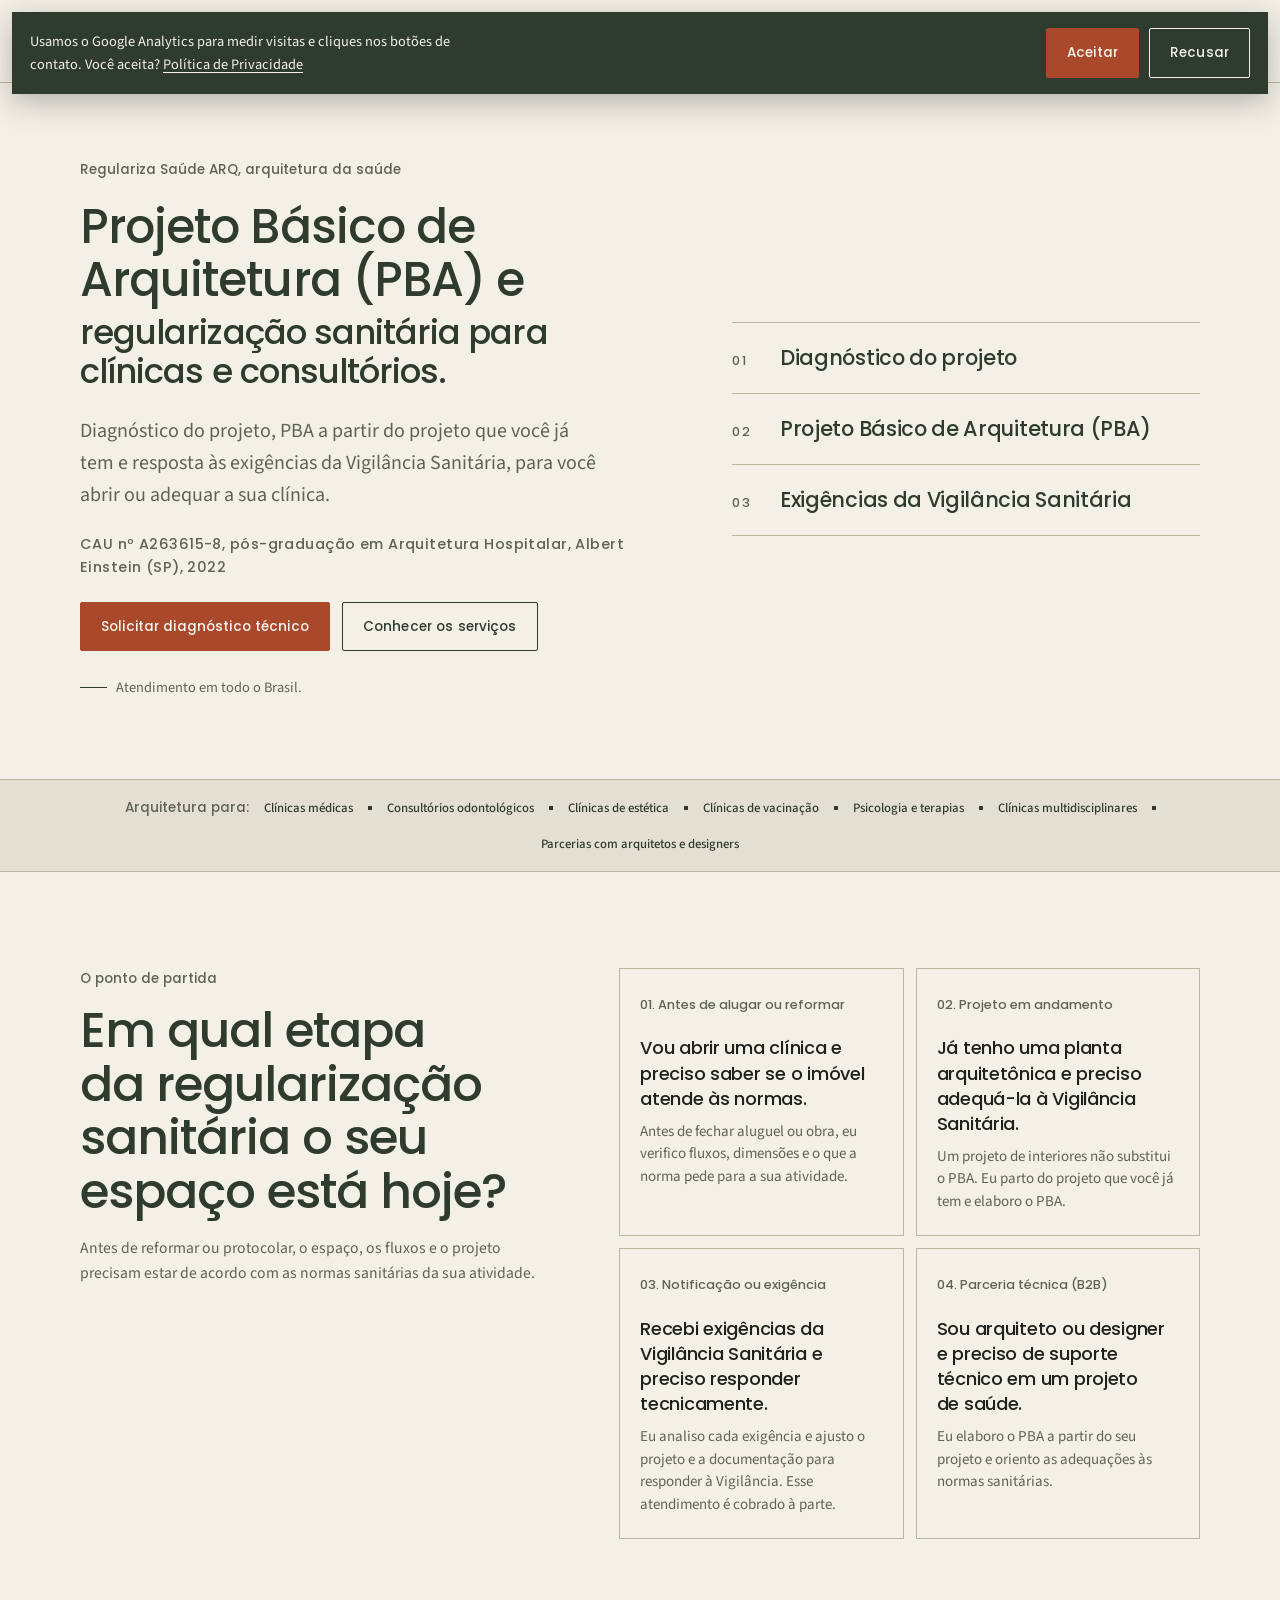
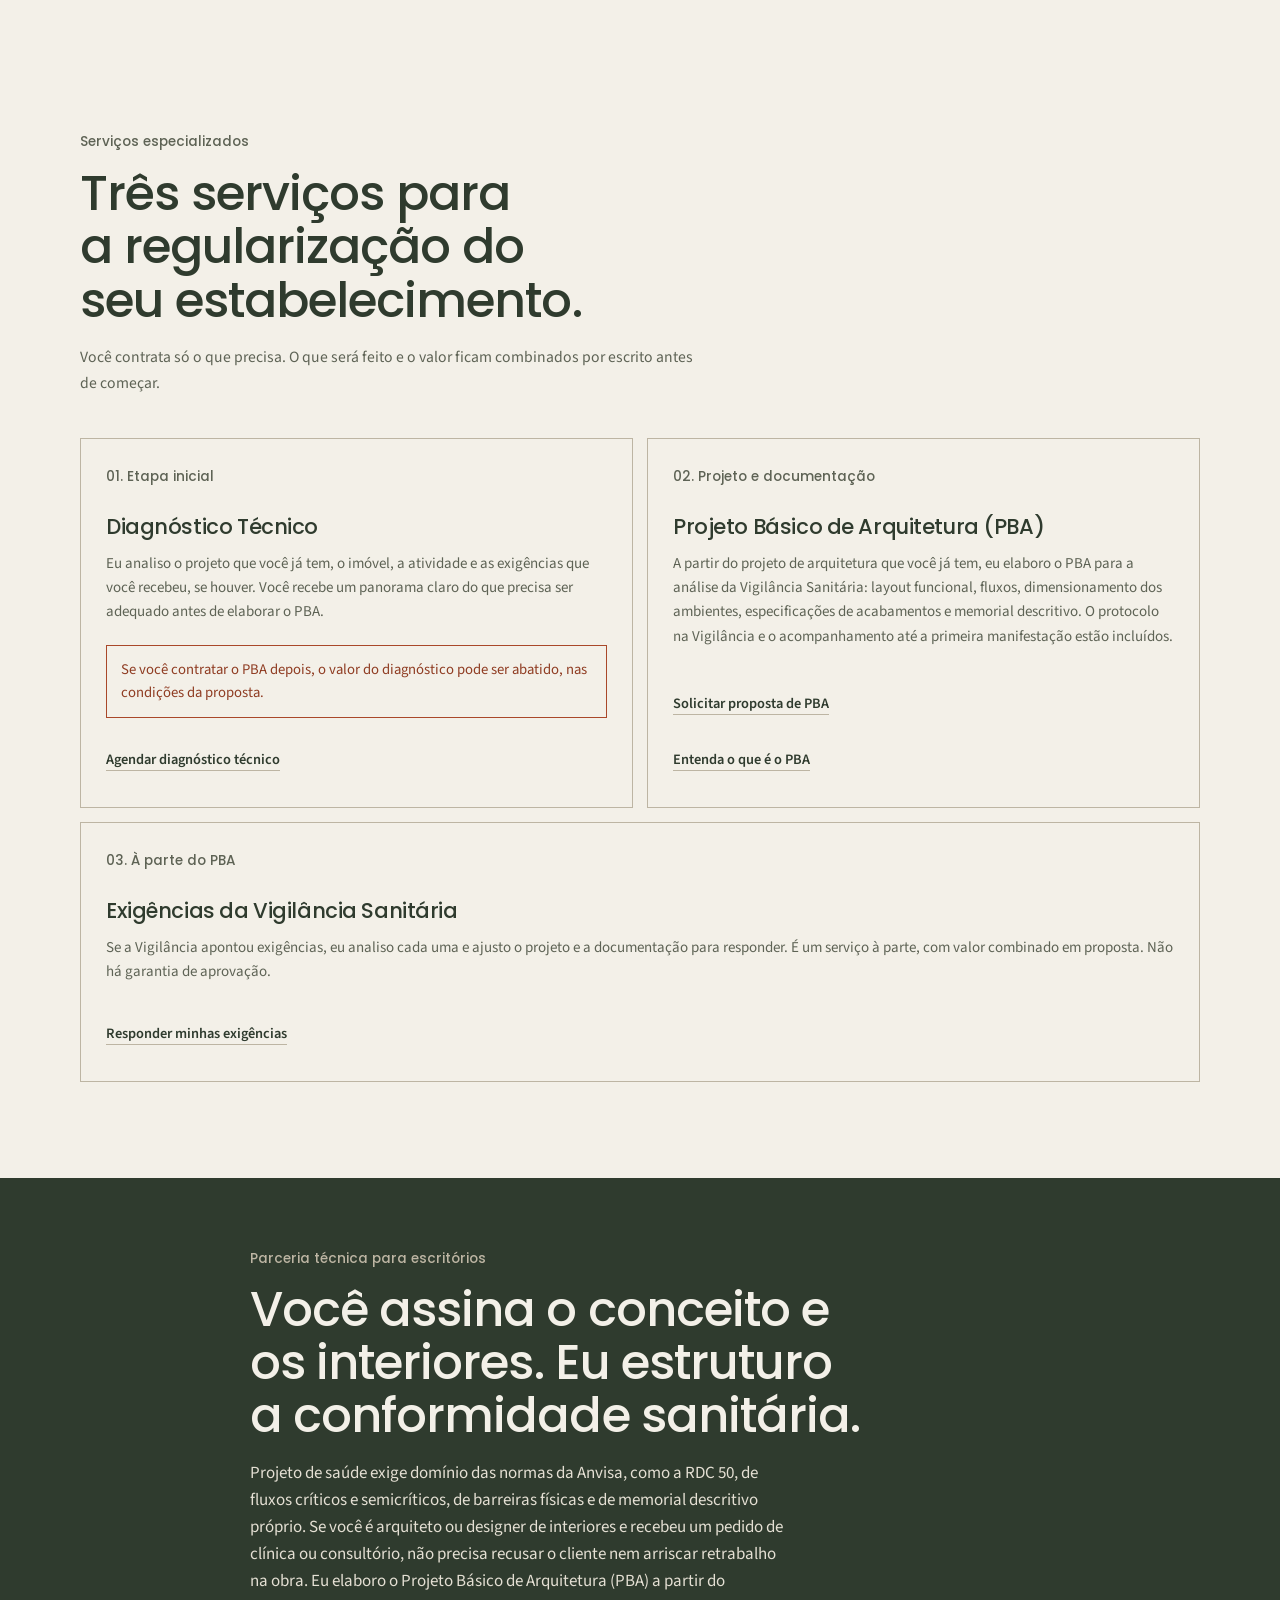
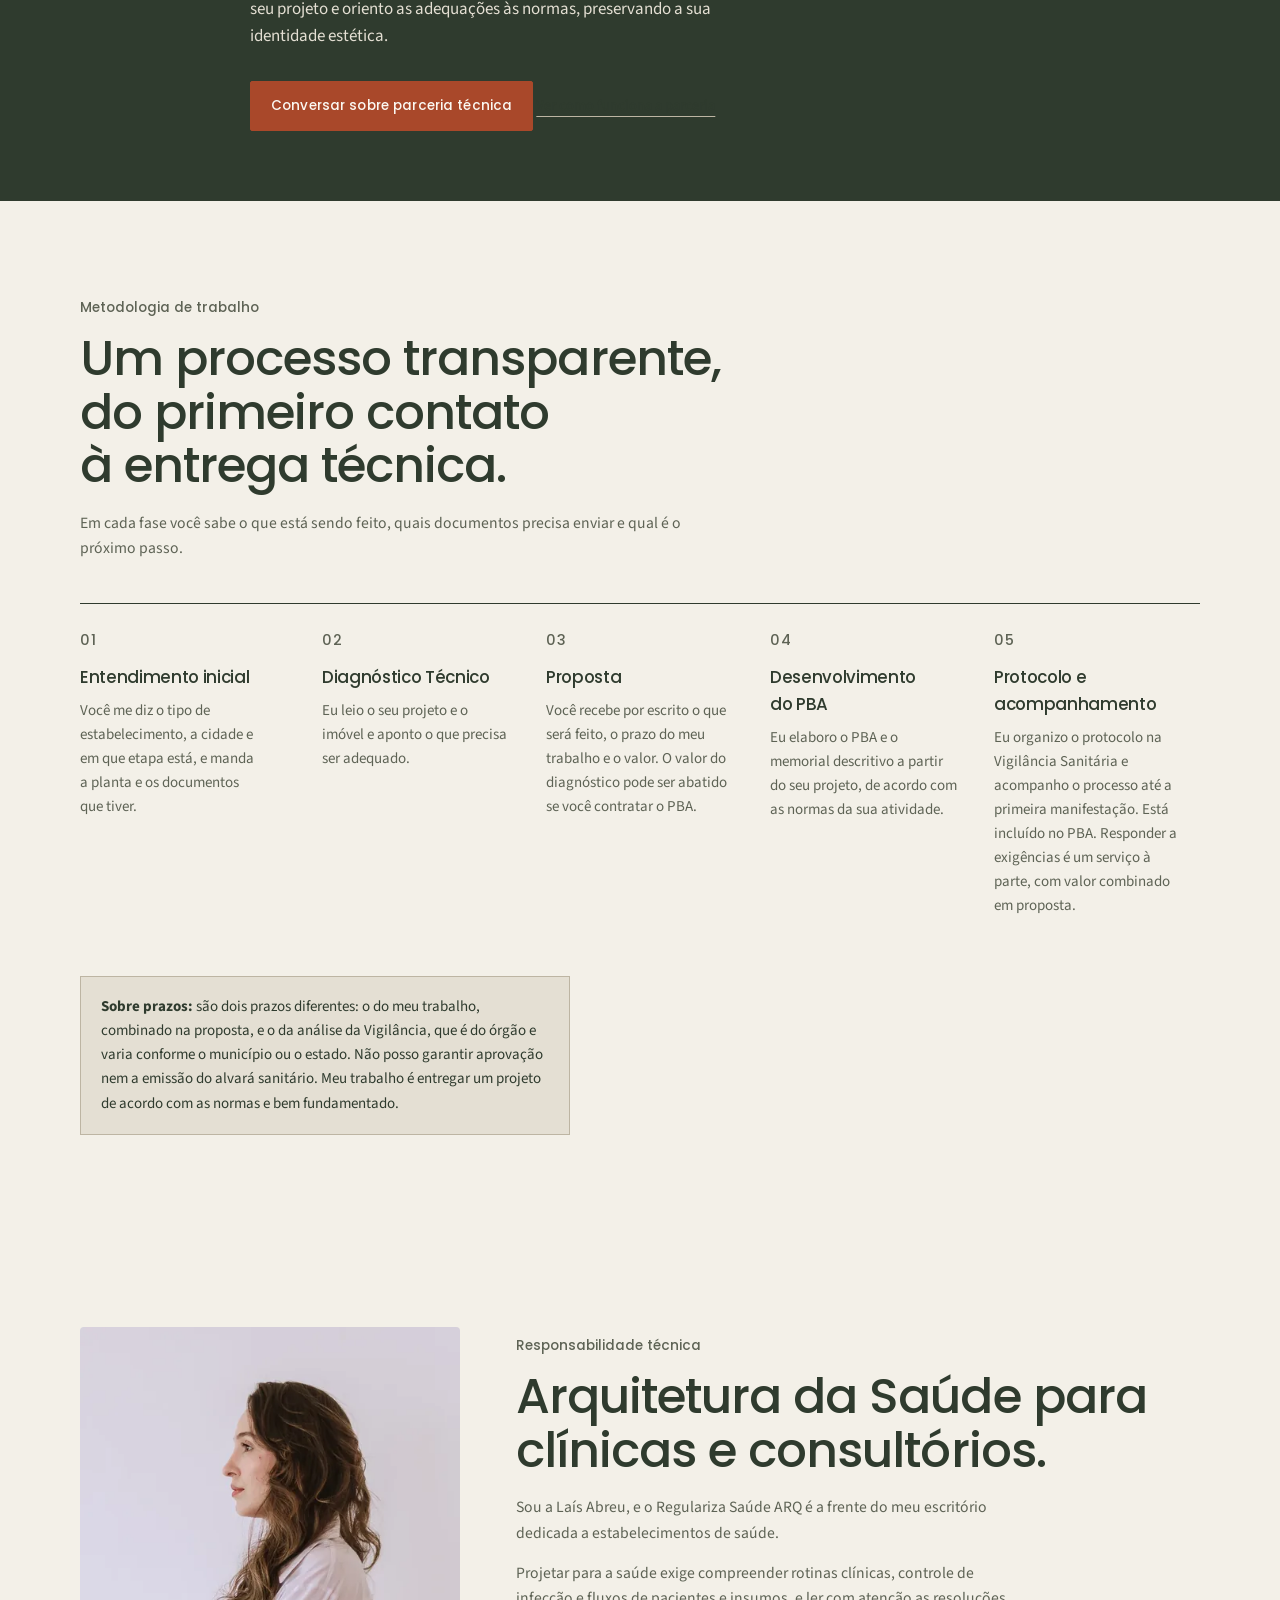
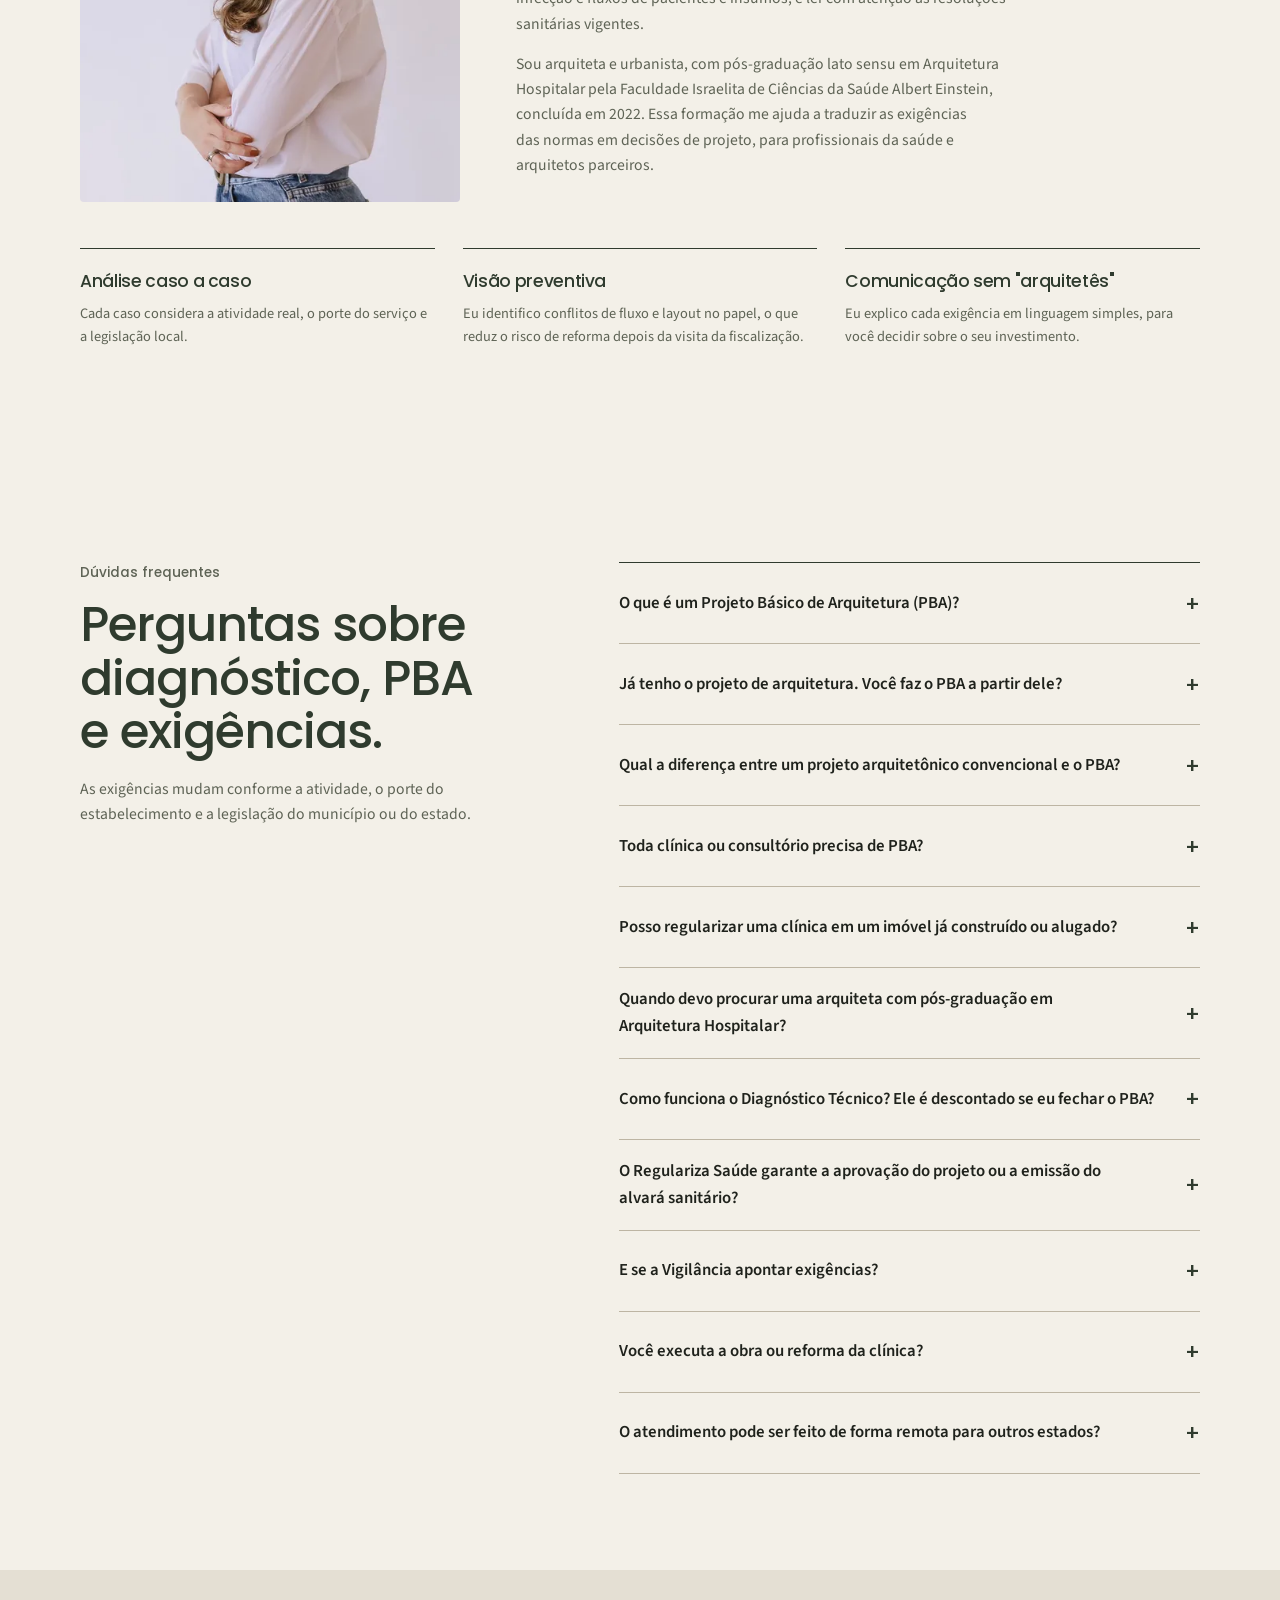
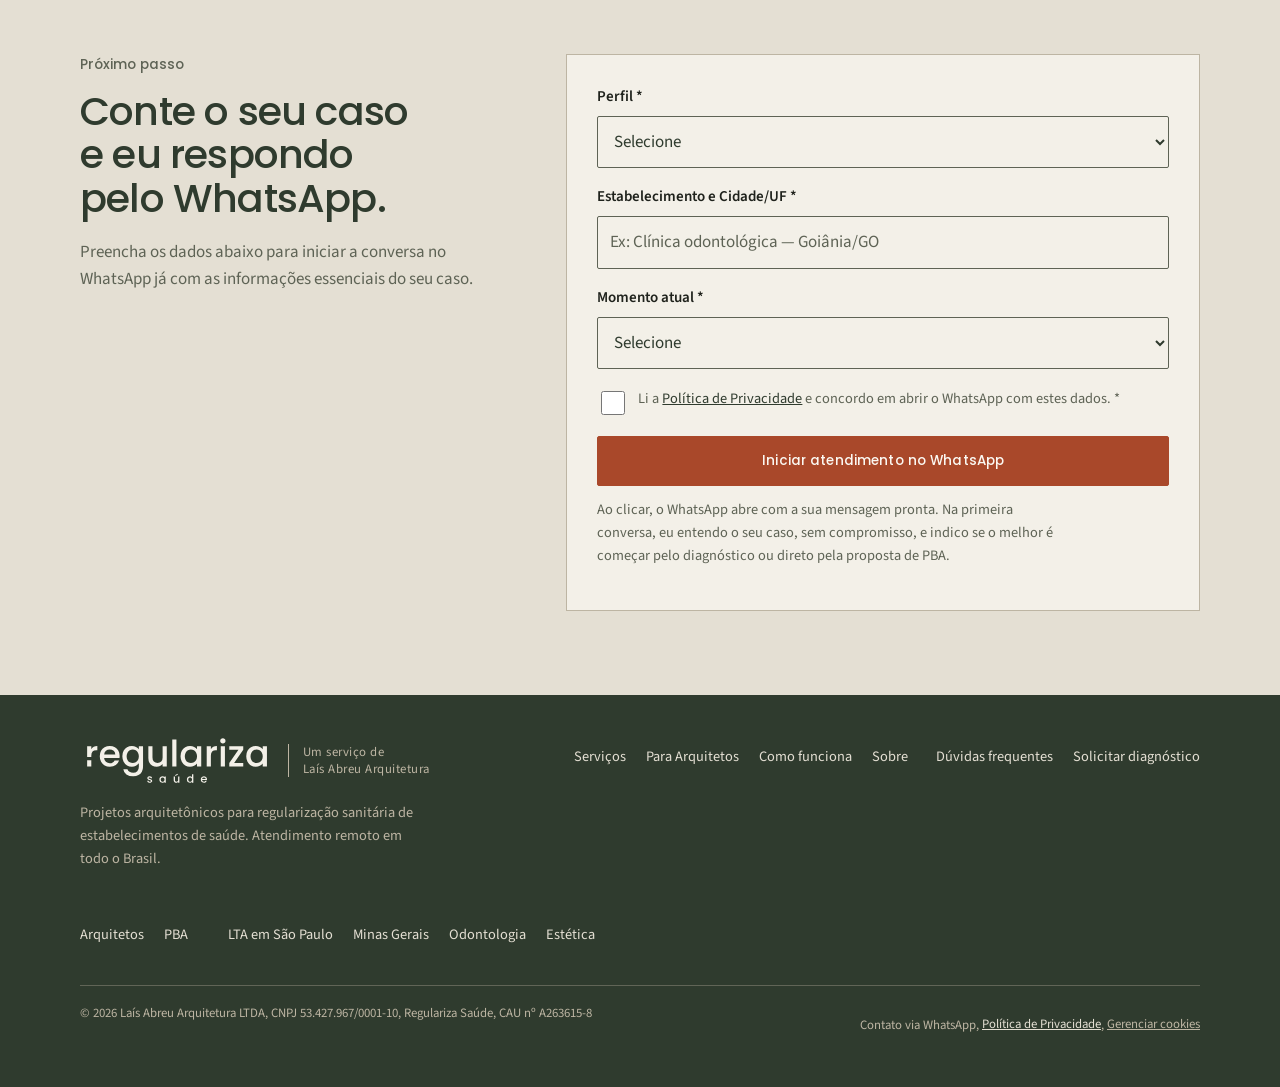
<file: index.html>
<!doctype html>
<html lang="pt-BR">
<head>
  <meta charset="utf-8"><meta name="viewport" content="width=device-width, initial-scale=1">
  <meta name="description" content="Diagnóstico de projeto, elaboração do PBA e resposta às exigências da Vigilância Sanitária para clínicas e consultórios. Arquiteta pós-graduada em Arquitetura Hospitalar. Atendimento remoto.">
  <meta name="theme-color" content="#F3F0E8">
  <meta name="robots" content="index,follow,max-image-preview:large">
  <meta property="og:locale" content="pt_BR">
  <meta name="twitter:card" content="summary_large_image">
  <meta property="og:title" content="Regulariza Saúde ARQ | Projeto Básico de Arquitetura (PBA)">
  <meta property="og:description" content="Diagnóstico de projeto, elaboração do PBA e resposta às exigências da Vigilância Sanitária para clínicas e consultórios. Arquiteta pós-graduada em Arquitetura Hospitalar. Atendimento remoto.">
  <meta property="og:type" content="website">
  <meta property="og:image" content="https://regularizasaudearq.com.br/assets/og-image.png">
  <meta property="og:image:width" content="1200"><meta property="og:image:height" content="630">
  <meta property="og:image:alt" content="Regulariza Saúde — arquitetura que viabiliza a saúde">
  <title>Regulariza Saúde ARQ | Projeto Básico de Arquitetura (PBA)</title>
  <link rel="canonical" href="https://regularizasaudearq.com.br/">
  <meta property="og:url" content="https://regularizasaudearq.com.br/">
  <meta property="og:site_name" content="Regulariza Saúde ARQ">
  <meta name="author" content="Laís Abreu Arquitetura">
  <link rel="icon" href="/favicon.svg" type="image/svg+xml"><link rel="icon" href="/favicon.ico" sizes="48x48"><link rel="apple-touch-icon" href="/assets/favicon/apple-touch-icon.png"><link rel="manifest" href="/assets/favicon/site.webmanifest">
  <link rel="preload" href="/assets/fonts/poppins-latin-500-normal.woff2" as="font" type="font/woff2" crossorigin>
  <link rel="preload" href="/assets/fonts/source-sans-3-latin-wght-normal.woff2" as="font" type="font/woff2" crossorigin>
  <link rel="stylesheet" href="/assets/css/style.css">
<script type="application/ld+json">{"@context":"https://schema.org","@graph":[{"@type":"ProfessionalService","@id":"https://regularizasaudearq.com.br/#negocio","name":"Regulariza Saúde","alternateName":["Laís Abreu Arquitetura","Regulariza Saúde ARQ"],"url":"https://regularizasaudearq.com.br/","description":"Diagnóstico de projeto, elaboração do Projeto Básico de Arquitetura (PBA) e resposta às exigências da Vigilância Sanitária para clínicas e consultórios.","areaServed":{"@type":"Country","name":"Brasil"},"knowsAbout":["Arquitetura da saúde","Arquitetura hospitalar","Projeto Básico de Arquitetura (PBA)","Vigilância Sanitária","Alvará sanitário","RDC 50/2002"],"founder":{"@id":"https://regularizasaudearq.com.br/#lais"},"image":"https://regularizasaudearq.com.br/assets/og-image.png","hasOfferCatalog":{"@type":"OfferCatalog","name":"Serviços","itemListElement":[{"@type":"Offer","itemOffered":{"@type":"Service","name":"Diagnóstico Técnico","description":"Análise do projeto que você já tem, do imóvel, da atividade e das exigências recebidas, para apontar o que precisa ser adequado antes de elaborar o PBA.","provider":{"@id":"https://regularizasaudearq.com.br/#negocio"},"areaServed":{"@type":"Country","name":"Brasil"}}},{"@type":"Offer","itemOffered":{"@type":"Service","name":"Projeto Básico de Arquitetura (PBA)","description":"A partir do projeto de arquitetura existente, elaboração do PBA para a análise da Vigilância Sanitária: layout funcional, fluxos, dimensionamento dos ambientes, especificações de acabamentos e memorial descritivo. Protocolo e acompanhamento até a primeira manifestação incluídos.","provider":{"@id":"https://regularizasaudearq.com.br/#negocio"},"areaServed":{"@type":"Country","name":"Brasil"}}},{"@type":"Offer","itemOffered":{"@type":"Service","name":"Exigências da Vigilância Sanitária","description":"Análise de cada exigência e ajuste do projeto e da documentação para responder à Vigilância Sanitária, como serviço à parte do PBA.","provider":{"@id":"https://regularizasaudearq.com.br/#negocio"},"areaServed":{"@type":"Country","name":"Brasil"}}}]}},{"@type":"Person","@id":"https://regularizasaudearq.com.br/#lais","name":"Laís Abreu","alternateName":"Laís de Paula Moura Abreu Silva","jobTitle":"Arquiteta e urbanista","identifier":"CAU nº A263615-8","description":"Pós-graduação lato sensu em Arquitetura Hospitalar pela Faculdade Israelita de Ciências da Saúde Albert Einstein (São Paulo), concluída em 2022.","knowsAbout":["Arquitetura da saúde","Arquitetura hospitalar","Regularização sanitária"],"worksFor":{"@id":"https://regularizasaudearq.com.br/#negocio"},"image":"https://regularizasaudearq.com.br/assets/img/lais-abreu.webp"},{"@type":"FAQPage","mainEntity":[{"@type":"Question","name":"O que é um Projeto Básico de Arquitetura (PBA)?","acceptedAnswer":{"@type":"Answer","text":"É o conjunto de pranchas técnicas e documentos descritivos (incluindo o memorial descritivo) que apresenta a estrutura física, os ambientes, os fluxos e os acabamentos de um estabelecimento de saúde para avaliação prévia da Vigilância Sanitária."}},{"@type":"Question","name":"Já tenho o projeto de arquitetura. Você faz o PBA a partir dele?","acceptedAnswer":{"@type":"Answer","text":"Sim. Eu parto do projeto que você já tem e elaboro o PBA. Como assumo a responsabilidade técnica pelo PBA, registro o RRT no CAU em meu nome. Antes, se você quiser, faço o diagnóstico para apontar o que precisa mudar."}},{"@type":"Question","name":"Qual a diferença entre um projeto arquitetônico convencional e o PBA?","acceptedAnswer":{"@type":"Answer","text":"O projeto convencional foca na estética, ergonomia e construção civil geral. O PBA responde especificamente às normas sanitárias (como a RDC 50 da ANVISA e legislações locais), detalhando fluxos limpos e sujos, barreiras físicas, pontos de água, ventilação, revestimentos laváveis e descritivos técnicos exigidos pelo fiscal sanitário."}},{"@type":"Question","name":"Toda clínica ou consultório precisa de PBA?","acceptedAnswer":{"@type":"Answer","text":"Nem sempre. Depende da classificação de risco da atividade (CNAE), dos procedimentos feitos no local e das regras da Vigilância do seu município ou estado. O diagnóstico serve para verificar isso antes de você investir no PBA."}},{"@type":"Question","name":"Posso regularizar uma clínica em um imóvel já construído ou alugado?","acceptedAnswer":{"@type":"Answer","text":"Sim, desde que o imóvel comporte fisicamente as adaptações exigidas para a sua atividade. Antes de assinar um contrato de locação ou iniciar obras, recomenda-se realizar um Diagnóstico Técnico para avaliar a viabilidade do espaço e evitar gastos imprevistos."}},{"@type":"Question","name":"Quando devo procurar uma arquiteta com pós-graduação em Arquitetura Hospitalar?","acceptedAnswer":{"@type":"Answer","text":"O momento ideal é antes de alugar o imóvel ou iniciar a reforma. Também atendo quando o espaço já está pronto, quando há uma planta feita por outro profissional que precisa de adequação, ou depois de receber exigências da Vigilância Sanitária."}},{"@type":"Question","name":"Como funciona o Diagnóstico Técnico? Ele é descontado se eu fechar o PBA?","acceptedAnswer":{"@type":"Answer","text":"É uma etapa inicial, contratada separadamente: eu analiso a sua planta, o imóvel, a atividade e os documentos e aponto o que precisa ser feito. Se você contratar o PBA em seguida, o valor do diagnóstico pode ser abatido, nas condições da proposta."}},{"@type":"Question","name":"O Regulariza Saúde garante a aprovação do projeto ou a emissão do alvará sanitário?","acceptedAnswer":{"@type":"Answer","text":"Não. A análise e o deferimento são da Vigilância Sanitária, e nenhum profissional pode garantir aprovação. Meu trabalho é elaborar o projeto de acordo com as normas, reduzindo falhas na documentação."}},{"@type":"Question","name":"E se a Vigilância apontar exigências?","acceptedAnswer":{"@type":"Answer","text":"Eu faço o protocolo e acompanho o processo até a primeira manifestação, o que está incluído no PBA. Responder às exigências é um serviço à parte, com valor combinado em proposta."}},{"@type":"Question","name":"Você executa a obra ou reforma da clínica?","acceptedAnswer":{"@type":"Answer","text":"Não executo obras. Meu trabalho é técnico e de projeto: entrego o diagnóstico, o PBA e a documentação para a sua equipe ou empreiteira fazer as adequações com precisão."}},{"@type":"Question","name":"O atendimento pode ser feito de forma remota para outros estados?","acceptedAnswer":{"@type":"Answer","text":"Sim. Atendo todo o Brasil de forma remota, desde que haja planta baixa ou levantamento métrico confiável do imóvel e acesso às diretrizes da Vigilância local."}}]}]}</script>
</head>
<body><a class="skip-link" href="#inicio">Pular para o conteúdo</a>
<header class="topbar"><div class="wrap nav"><a class="brand" href="#inicio" aria-label="Regulariza Saúde — um serviço de Laís Abreu Arquitetura, início"><img class="brand-logo" src="/assets/logo/regulariza-saude-verde.svg" alt="" width="164" height="44"><span class="brand-by">Um serviço de<br>Laís Abreu Arquitetura</span></a><button class="menu-toggle" id="menuToggle" aria-expanded="false" aria-controls="navlinks" aria-label="Abrir menu">☰ Menu</button><nav class="navlinks" id="navlinks" aria-label="Navegação principal"><a href="#servicos">Serviços</a><a href="/parceria-tecnica-para-arquitetos/">Para Arquitetos</a><a href="#processo">Como funciona</a><a href="#sobre">Sobre</a><a href="#faq">Dúvidas frequentes</a><a class="btn btn-primary mobile-cta" href="#avaliacao">Solicitar diagnóstico</a></nav><a class="btn btn-primary whatsapp-link" href="https://wa.me/5537998287505?text=Ol%C3%A1%21%20Vim%20pelo%20site%20do%20Regulariza%20Sa%C3%BAde%20ARQ%20e%20gostaria%20de%20informa%C3%A7%C3%B5es%20sobre%20o%20Diagn%C3%B3stico%20T%C3%A9cnico." data-message="Olá! Vim pelo site do Regulariza Saúde ARQ e gostaria de informações sobre o Diagnóstico Técnico." target="_blank" rel="noopener noreferrer">Solicitar diagnóstico</a></div></header>
<main id="inicio">
<section class="hero"><div class="wrap hero-grid"><div><div class="eyebrow">Regulariza Saúde ARQ, arquitetura da saúde</div><h1 class="serif">Projeto Básico de Arquitetura (PBA) e <span class="h1-2">regularização sanitária para clínicas e consultórios.</span></h1><p class="hero-copy">Diagnóstico do projeto, PBA a partir do projeto que você já tem e resposta às exigências da Vigilância Sanitária, para você abrir ou adequar a sua clínica.</p><p class="hero-cred">CAU nº A263615-8, pós-graduação em Arquitetura Hospitalar, Albert Einstein (SP), 2022</p><div class="hero-actions"><a class="btn btn-accent whatsapp-link" href="https://wa.me/5537998287505?text=Ol%C3%A1%21%20Vim%20pelo%20site%20do%20Regulariza%20Sa%C3%BAde%20ARQ%20e%20gostaria%20de%20informa%C3%A7%C3%B5es%20sobre%20o%20Diagn%C3%B3stico%20T%C3%A9cnico." data-message="Olá! Vim pelo site do Regulariza Saúde ARQ e gostaria de informações sobre o Diagnóstico Técnico." target="_blank" rel="noopener noreferrer">Solicitar diagnóstico técnico</a><a class="btn btn-outline" href="#servicos">Conhecer os serviços</a></div><div class="micro-note">Atendimento em todo o Brasil.</div></div><ol class="hero-index" aria-label="Serviços"><li><a href="#servicos"><span>01</span>Diagnóstico do projeto</a></li><li><a href="#servicos"><span>02</span>Projeto Básico de Arquitetura (PBA)</a></li><li><a href="#servicos"><span>03</span>Exigências da Vigilância Sanitária</a></li></ol></div></section>
<section class="segment-strip" aria-label="Estabelecimentos atendidos"><div class="wrap segment-inner"><span>Arquitetura para:</span><b>Clínicas médicas</b><i></i><b>Consultórios odontológicos</b><i></i><b>Clínicas de estética</b><i></i><b>Clínicas de vacinação</b><i></i><b>Psicologia e terapias</b><i></i><b>Clínicas multidisciplinares</b><i></i><b>Parcerias com arquitetos e designers</b></div></section>
<section class="section section-white"><div class="wrap problem-grid"><div class="section-head"><div class="eyebrow">O ponto de partida</div><h2 class="serif">Em qual etapa da regularização sanitária o seu espaço está hoje?</h2><p>Antes de reformar ou protocolar, o espaço, os fluxos e o projeto precisam estar de acordo com as normas sanitárias da sua atividade.</p></div><div class="problem-list"><article class="problem"><span class="problem-num">01. Antes de alugar ou reformar</span><p>Vou abrir uma clínica e preciso saber se o imóvel atende às normas.</p><p class="problem-note">Antes de fechar aluguel ou obra, eu verifico fluxos, dimensões e o que a norma pede para a sua atividade.</p></article><article class="problem"><span class="problem-num">02. Projeto em andamento</span><p>Já tenho uma planta arquitetônica e preciso adequá-la à Vigilância Sanitária.</p><p class="problem-note">Um projeto de interiores não substitui o PBA. Eu parto do projeto que você já tem e elaboro o PBA.</p></article><article class="problem"><span class="problem-num">03. Notificação ou exigência</span><p>Recebi exigências da Vigilância Sanitária e preciso responder tecnicamente.</p><p class="problem-note">Eu analiso cada exigência e ajusto o projeto e a documentação para responder à Vigilância. Esse atendimento é cobrado à parte.</p></article><article class="problem"><span class="problem-num">04. Parceria técnica (B2B)</span><p>Sou arquiteto ou designer e preciso de suporte técnico em um projeto de saúde.</p><p class="problem-note">Eu elaboro o PBA a partir do seu projeto e oriento as adequações às normas sanitárias.</p></article></div></div></section>
<section class="section" id="servicos"><div class="wrap"><div class="section-head"><div class="eyebrow">Serviços especializados</div><h2 class="serif">Três serviços para a regularização do seu estabelecimento.</h2><p>Você contrata só o que precisa. O que será feito e o valor ficam combinados por escrito antes de começar.</p></div><div class="service-grid"><article class="service"><span class="service-num">01. Etapa inicial</span><h3>Diagnóstico Técnico</h3><p>Eu analiso o projeto que você já tem, o imóvel, a atividade e as exigências que você recebeu, se houver. Você recebe um panorama claro do que precisa ser adequado antes de elaborar o PBA.</p><p class="service-highlight">Se você contratar o PBA depois, o valor do diagnóstico pode ser abatido, nas condições da proposta.</p><a class="text-link" href="#avaliacao">Agendar diagnóstico técnico</a></article><article class="service"><span class="service-num">02. Projeto e documentação</span><h3>Projeto Básico de Arquitetura (PBA)</h3><p>A partir do projeto de arquitetura que você já tem, eu elaboro o PBA para a análise da Vigilância Sanitária: layout funcional, fluxos, dimensionamento dos ambientes, especificações de acabamentos e memorial descritivo. O protocolo na Vigilância e o acompanhamento até a primeira manifestação estão incluídos.</p><a class="text-link" href="#avaliacao" data-service="Já tenho planta e preciso do PBA">Solicitar proposta de PBA</a><a class="text-link" href="/projeto-basico-de-arquitetura-pba/">Entenda o que é o PBA</a></article><article class="service"><span class="service-num">03. À parte do PBA</span><h3>Exigências da Vigilância Sanitária</h3><p>Se a Vigilância apontou exigências, eu analiso cada uma e ajusto o projeto e a documentação para responder. É um serviço à parte, com valor combinado em proposta. Não há garantia de aprovação.</p><a class="text-link" href="#avaliacao" data-service="Recebi exigência da Vigilância Sanitária">Responder minhas exigências</a></article></div></div></section>
<section class="feature-band" id="parcerias"><div class="wrap partner"><div class="eyebrow">Parceria técnica para escritórios</div><h2 class="serif">Você assina o conceito e os interiores. Eu estruturo a conformidade sanitária.</h2><p>Projeto de saúde exige domínio das normas da Anvisa, como a RDC 50, de fluxos críticos e semicríticos, de barreiras físicas e de memorial descritivo próprio. Se você é arquiteto ou designer de interiores e recebeu um pedido de clínica ou consultório, não precisa recusar o cliente nem arriscar retrabalho na obra. Eu elaboro o Projeto Básico de Arquitetura (PBA) a partir do seu projeto e oriento as adequações às normas, preservando a sua identidade estética.</p><a class="btn btn-accent whatsapp-link" href="https://wa.me/5537998287505?text=Ol%C3%A1%21%20Vim%20pelo%20site%20do%20Regulariza%20Sa%C3%BAde%20ARQ.%20Sou%20arquiteto%28a%29%20ou%20designer%20e%20gostaria%20de%20conversar%20sobre%20parceria%20t%C3%A9cnica%20em%20um%20projeto%20de%20sa%C3%BAde." data-message="Olá! Vim pelo site do Regulariza Saúde ARQ. Sou arquiteto(a) ou designer e gostaria de conversar sobre parceria técnica em um projeto de saúde." target="_blank" rel="noopener noreferrer">Conversar sobre parceria técnica</a> <a class="text-link" href="/parceria-tecnica-para-arquitetos/">Ver como funciona a parceria</a></div></section>
<section class="section" id="processo"><div class="wrap"><div class="section-head"><div class="eyebrow">Metodologia de trabalho</div><h2 class="serif">Um processo transparente, do primeiro contato à entrega técnica.</h2><p>Em cada fase você sabe o que está sendo feito, quais documentos precisa enviar e qual é o próximo passo.</p></div><div class="steps"><article class="step"><div class="step-number">01</div><h3>Entendimento inicial</h3><p>Você me diz o tipo de estabelecimento, a cidade e em que etapa está, e manda a planta e os documentos que tiver.</p></article><article class="step"><div class="step-number">02</div><h3>Diagnóstico Técnico</h3><p>Eu leio o seu projeto e o imóvel e aponto o que precisa ser adequado.</p></article><article class="step"><div class="step-number">03</div><h3>Proposta</h3><p>Você recebe por escrito o que será feito, o prazo do meu trabalho e o valor. O valor do diagnóstico pode ser abatido se você contratar o PBA.</p></article><article class="step"><div class="step-number">04</div><h3>Desenvolvimento do PBA</h3><p>Eu elaboro o PBA e o memorial descritivo a partir do seu projeto, de acordo com as normas da sua atividade.</p></article><article class="step"><div class="step-number">05</div><h3>Protocolo e acompanhamento</h3><p>Eu organizo o protocolo na Vigilância Sanitária e acompanho o processo até a primeira manifestação. Está incluído no PBA. Responder a exigências é um serviço à parte, com valor combinado em proposta.</p></article></div><div class="deadline-note"><strong>Sobre prazos:</strong> são dois prazos diferentes: o do meu trabalho, combinado na proposta, e o da análise da Vigilância, que é do órgão e varia conforme o município ou o estado. Não posso garantir aprovação nem a emissão do alvará sanitário. Meu trabalho é entregar um projeto de acordo com as normas e bem fundamentado.</div></div></section>
<section class="section section-white" id="sobre"><div class="wrap"><div class="about-intro"><figure class="about-photo"><img src="/assets/img/lais-abreu.webp" srcset="/assets/img/lais-abreu-480.webp 480w, /assets/img/lais-abreu.webp 800w" sizes="(min-width:900px) 380px, 70vw" width="800" height="1000" loading="lazy" decoding="async" alt="Laís Abreu, arquiteta e urbanista, de perfil, com camisa branca e braços cruzados"></figure><div class="about-copy"><div class="eyebrow">Responsabilidade técnica</div><h2 class="serif">Arquitetura da Saúde para clínicas e consultórios.</h2><p>Sou a Laís Abreu, e o Regulariza Saúde ARQ é a frente do meu escritório dedicada a estabelecimentos de saúde.</p><p>Projetar para a saúde exige compreender rotinas clínicas, controle de infecção e fluxos de pacientes e insumos, e ler com atenção as resoluções sanitárias vigentes.</p><p>Sou arquiteta e urbanista, com pós-graduação lato sensu em Arquitetura Hospitalar pela Faculdade Israelita de Ciências da Saúde Albert Einstein, concluída em 2022. Essa formação me ajuda a traduzir as exigências das normas em decisões de projeto, para profissionais da saúde e arquitetos parceiros.</p></div></div><div class="audience-grid"><article class="audience"><h3>Análise caso a caso</h3><p>Cada caso considera a atividade real, o porte do serviço e a legislação local.</p></article><article class="audience"><h3>Visão preventiva</h3><p>Eu identifico conflitos de fluxo e layout no papel, o que reduz o risco de reforma depois da visita da fiscalização.</p></article><article class="audience"><h3>Comunicação sem "arquitetês"</h3><p>Eu explico cada exigência em linguagem simples, para você decidir sobre o seu investimento.</p></article></div></div></section>
<section class="section section-white" id="faq"><div class="wrap faq-grid"><div class="section-head"><div class="eyebrow">Dúvidas frequentes</div><h2 class="serif">Perguntas sobre diagnóstico, PBA e exigências.</h2><p>As exigências mudam conforme a atividade, o porte do estabelecimento e a legislação do município ou do estado.</p></div><div class="faq-list"><details><summary>O que é um Projeto Básico de Arquitetura (PBA)?</summary><p>É o conjunto de pranchas técnicas e documentos descritivos (incluindo o memorial descritivo) que apresenta a estrutura física, os ambientes, os fluxos e os acabamentos de um estabelecimento de saúde para avaliação prévia da Vigilância Sanitária.</p></details><details><summary>Já tenho o projeto de arquitetura. Você faz o PBA a partir dele?</summary><p>Sim. Eu parto do projeto que você já tem e elaboro o PBA. Como assumo a responsabilidade técnica pelo PBA, registro o RRT no CAU em meu nome. Antes, se você quiser, faço o diagnóstico para apontar o que precisa mudar.</p></details><details><summary>Qual a diferença entre um projeto arquitetônico convencional e o PBA?</summary><p>O projeto convencional foca na estética, ergonomia e construção civil geral. O PBA responde especificamente às normas sanitárias (como a RDC 50 da ANVISA e legislações locais), detalhando fluxos limpos e sujos, barreiras físicas, pontos de água, ventilação, revestimentos laváveis e descritivos técnicos exigidos pelo fiscal sanitário.</p></details><details><summary>Toda clínica ou consultório precisa de PBA?</summary><p>Nem sempre. Depende da classificação de risco da atividade (CNAE), dos procedimentos feitos no local e das regras da Vigilância do seu município ou estado. O diagnóstico serve para verificar isso antes de você investir no PBA.</p></details><details><summary>Posso regularizar uma clínica em um imóvel já construído ou alugado?</summary><p>Sim, desde que o imóvel comporte fisicamente as adaptações exigidas para a sua atividade. Antes de assinar um contrato de locação ou iniciar obras, recomenda-se realizar um Diagnóstico Técnico para avaliar a viabilidade do espaço e evitar gastos imprevistos.</p></details><details><summary>Quando devo procurar uma arquiteta com pós-graduação em Arquitetura Hospitalar?</summary><p>O momento ideal é antes de alugar o imóvel ou iniciar a reforma. Também atendo quando o espaço já está pronto, quando há uma planta feita por outro profissional que precisa de adequação, ou depois de receber exigências da Vigilância Sanitária.</p></details><details><summary>Como funciona o Diagnóstico Técnico? Ele é descontado se eu fechar o PBA?</summary><p>É uma etapa inicial, contratada separadamente: eu analiso a sua planta, o imóvel, a atividade e os documentos e aponto o que precisa ser feito. Se você contratar o PBA em seguida, o valor do diagnóstico pode ser abatido, nas condições da proposta.</p></details><details><summary>O Regulariza Saúde garante a aprovação do projeto ou a emissão do alvará sanitário?</summary><p>Não. A análise e o deferimento são da Vigilância Sanitária, e nenhum profissional pode garantir aprovação. Meu trabalho é elaborar o projeto de acordo com as normas, reduzindo falhas na documentação.</p></details><details><summary>E se a Vigilância apontar exigências?</summary><p>Eu faço o protocolo e acompanho o processo até a primeira manifestação, o que está incluído no PBA. Responder às exigências é um serviço à parte, com valor combinado em proposta.</p></details><details><summary>Você executa a obra ou reforma da clínica?</summary><p>Não executo obras. Meu trabalho é técnico e de projeto: entrego o diagnóstico, o PBA e a documentação para a sua equipe ou empreiteira fazer as adequações com precisão.</p></details><details><summary>O atendimento pode ser feito de forma remota para outros estados?</summary><p>Sim. Atendo todo o Brasil de forma remota, desde que haja planta baixa ou levantamento métrico confiável do imóvel e acesso às diretrizes da Vigilância local.</p></details></div></div></section>
<section class="cta-section" id="avaliacao"><div class="wrap cta-grid"><div class="cta-copy"><div class="eyebrow">Próximo passo</div><h2 class="serif">Conte o seu caso e eu respondo pelo WhatsApp.</h2><p>Preencha os dados abaixo para iniciar a conversa no WhatsApp já com as informações essenciais do seu caso.</p></div><form class="form" id="leadForm" novalidate><div class="form-grid"><div class="field full"><label for="perfil">Perfil *</label><select id="perfil" name="perfil" required><option value="">Selecione</option><option>Profissional de saúde / Gestor de clínica</option><option>Arquiteto / Designer parceiro</option></select></div><div class="field full"><label for="estabelecimento">Estabelecimento e Cidade/UF *</label><input id="estabelecimento" name="estabelecimento" required maxlength="120" placeholder="Ex: Clínica odontológica — Goiânia/GO"></div><div class="field full"><label for="momento">Momento atual *</label><select id="momento" name="momento" required><option value="">Selecione</option><option>Vou abrir ou alugar um espaço</option><option>Já tenho planta e preciso do PBA</option><option>Recebi exigência da Vigilância Sanitária</option><option>Busco parceria técnica para projeto de cliente</option></select></div></div><label class="privacy"><input type="checkbox" id="privacidade" required><span>Li a <a href="/privacidade.html" target="_blank" rel="noopener">Política de Privacidade</a> e concordo em abrir o WhatsApp com estes dados. *</span></label><button class="btn btn-accent form-submit" type="submit">Iniciar atendimento no WhatsApp</button><p class="form-hint">Ao clicar, o WhatsApp abre com a sua mensagem pronta. Na primeira conversa, eu entendo o seu caso, sem compromisso, e indico se o melhor é começar pelo diagnóstico ou direto pela proposta de PBA.</p><div id="formStatus" class="form-status" role="status" aria-live="polite"></div></form></div></section>
</main>
<a class="btn btn-primary floating-cta whatsapp-link" href="https://wa.me/5537998287505?text=Ol%C3%A1%21%20Vim%20pelo%20site%20do%20Regulariza%20Sa%C3%BAde%20ARQ%20e%20gostaria%20de%20informa%C3%A7%C3%B5es%20sobre%20o%20Diagn%C3%B3stico%20T%C3%A9cnico." data-message="Olá! Vim pelo site do Regulariza Saúde ARQ e gostaria de informações sobre o Diagnóstico Técnico." target="_blank" rel="noopener noreferrer" aria-label="Solicitar diagnóstico técnico pelo WhatsApp">Solicitar diagnóstico</a>
<footer class="footer"><div class="wrap"><div class="footer-top"><div><a class="brand" href="#inicio" aria-label="Regulariza Saúde — um serviço de Laís Abreu Arquitetura, início"><img class="brand-logo" src="/assets/logo/regulariza-saude-claro.svg" alt="" width="164" height="44" loading="lazy"><span class="brand-by">Um serviço de<br>Laís Abreu Arquitetura</span></a><p>Projetos arquitetônicos para regularização sanitária de estabelecimentos de saúde. Atendimento remoto em todo o Brasil.</p></div><nav class="footer-links" aria-label="Links do rodapé"><a href="#servicos">Serviços</a><a href="/parceria-tecnica-para-arquitetos/">Para Arquitetos</a><a href="#processo">Como funciona</a><a href="#sobre">Sobre</a><a href="#faq">Dúvidas frequentes</a><a href="#avaliacao">Solicitar diagnóstico</a></nav></div><nav class="footer-links footer-guides" aria-label="Guias"><a href="/parceria-tecnica-para-arquitetos/">Arquitetos</a><a href="/projeto-basico-de-arquitetura-pba/">PBA</a><a href="/laudo-tecnico-de-avaliacao-lta-sao-paulo/">LTA em São Paulo</a><a href="/projeto-arquitetonico-vigilancia-sanitaria-mg/">Minas Gerais</a><a href="/projeto-vigilancia-sanitaria-consultorio-odontologico/">Odontologia</a><a href="/projeto-vigilancia-sanitaria-clinica-estetica/">Estética</a></nav><div class="footer-bottom"><span>© <span id="year"></span> Laís Abreu Arquitetura LTDA, CNPJ 53.427.967/0001-10, Regulariza Saúde, CAU nº A263615-8</span><span>Contato via WhatsApp, <a href="/privacidade.html">Política de Privacidade</a>, <button type="button" class="link-btn" data-cookies>Gerenciar cookies</button></span></div></div></footer>
<script src="/assets/js/config.js"></script><script src="/assets/js/track.js"></script><script src="/assets/js/page.js"></script>
<script>
  document.querySelectorAll('[data-service]').forEach(link => link.addEventListener('click', () => { const select=document.getElementById('momento'); const option=[...select.options].find(o=>o.text===link.dataset.service); if(option) select.value=option.value; }));
  const form=document.getElementById('leadForm'), status=document.getElementById('formStatus'), est=document.getElementById('estabelecimento');
  est.addEventListener('input', () => est.setCustomValidity(''));
  form.addEventListener('submit', e => {
    e.preventDefault(); status.className='form-status'; status.textContent='';
    est.setCustomValidity(est.value.trim() ? '' : 'Informe o tipo de estabelecimento e a cidade/UF.');
    if(!form.reportValidity()) return;
    window.rsTrack('click_whatsapp',{cta_location:'formulario'});
    const d = new FormData(form);
    const message = [
      'Olá! Vim pelo site do Regulariza Saúde ARQ e gostaria de iniciar um atendimento.',
      '', 'Perfil: '+d.get('perfil'), 'Estabelecimento e Cidade/UF: '+d.get('estabelecimento').trim(),
      'Momento atual: '+d.get('momento')
    ].join('\n');
    status.classList.add('success');
    status.textContent='Abrimos o WhatsApp com sua mensagem preenchida. Confira os dados e toque em Enviar para concluir. Se nada abrir, ';
    const url=window.rsWaUrl(message);
    if(url){ window.open(url, '_blank', 'noopener,noreferrer'); const a=document.createElement('a'); a.href=url; a.target='_blank'; a.rel='noopener noreferrer'; a.textContent='toque aqui para abrir o WhatsApp'; status.append(a, '.'); }
    else { status.className='form-status error'; status.textContent='Não foi possível preparar o WhatsApp. Entre em contato pelo botão de WhatsApp da página.'; }
  });
</script>
</body></html>
</file>
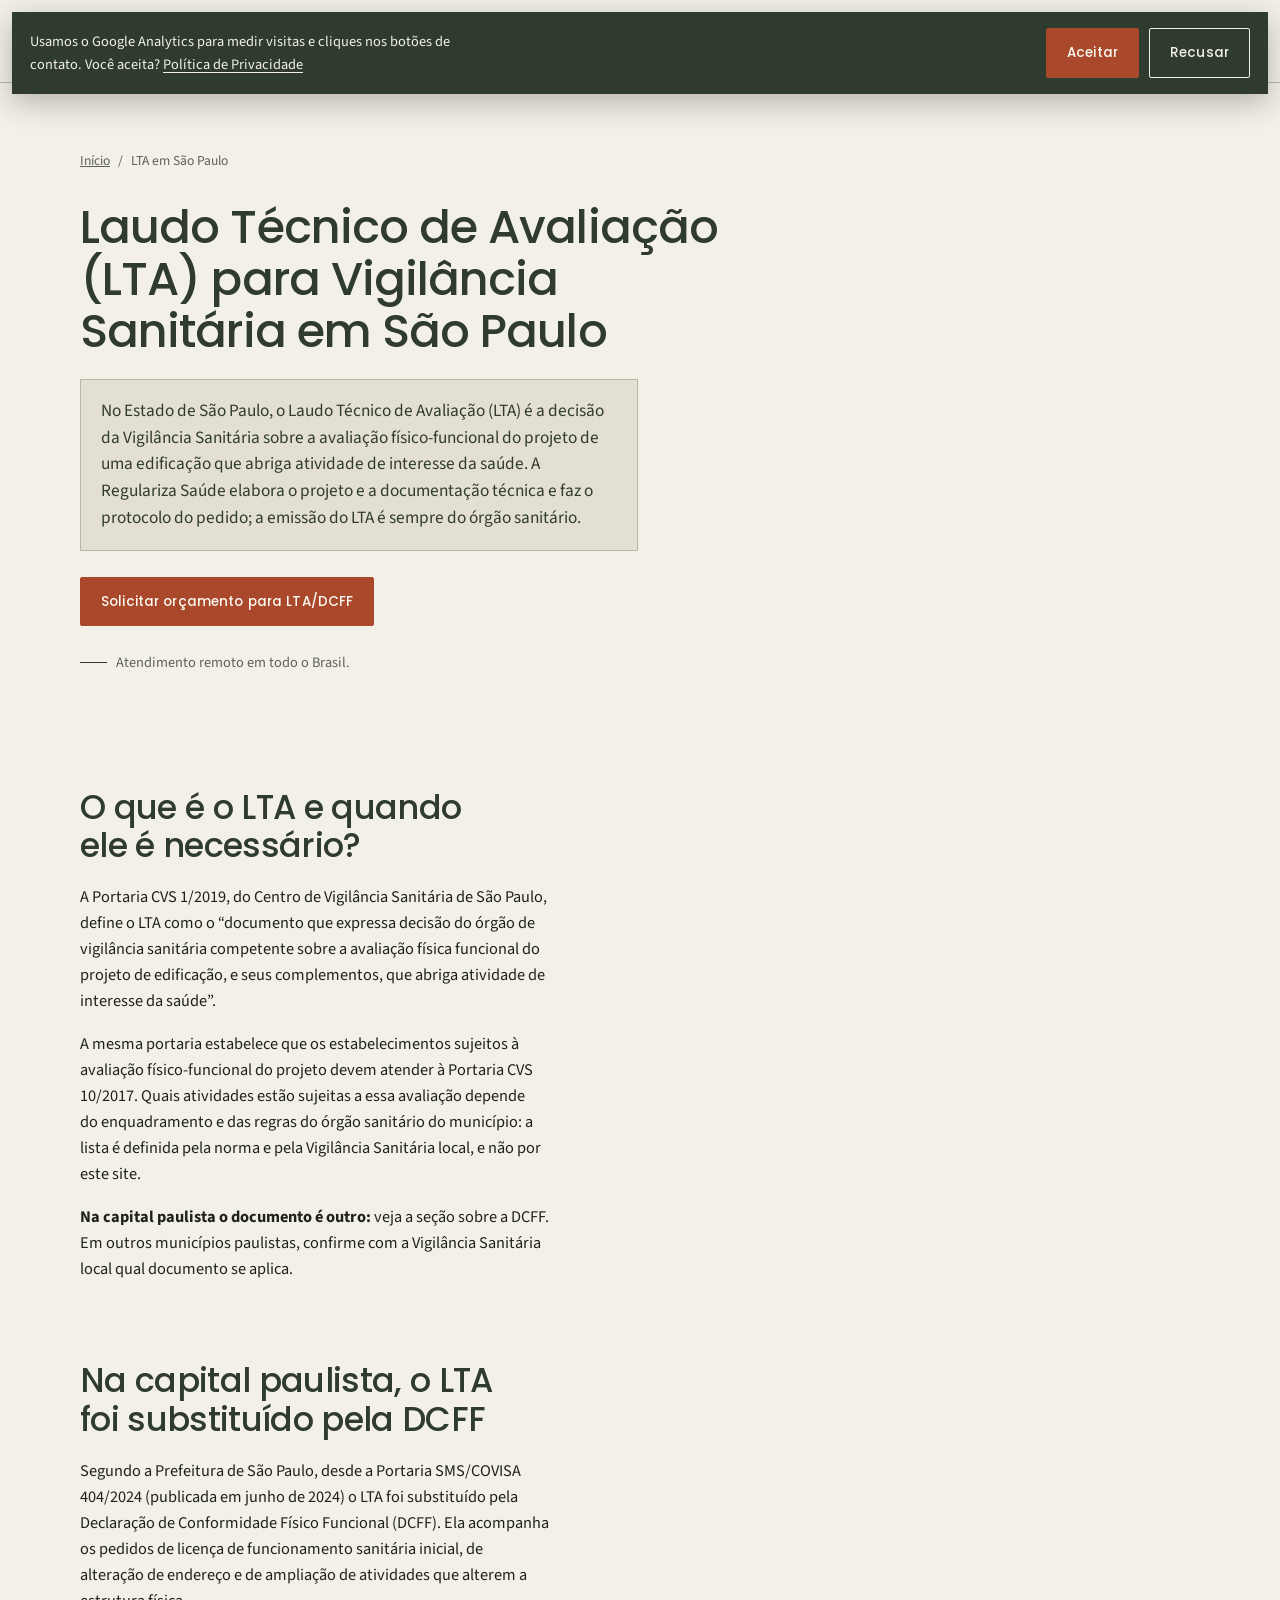
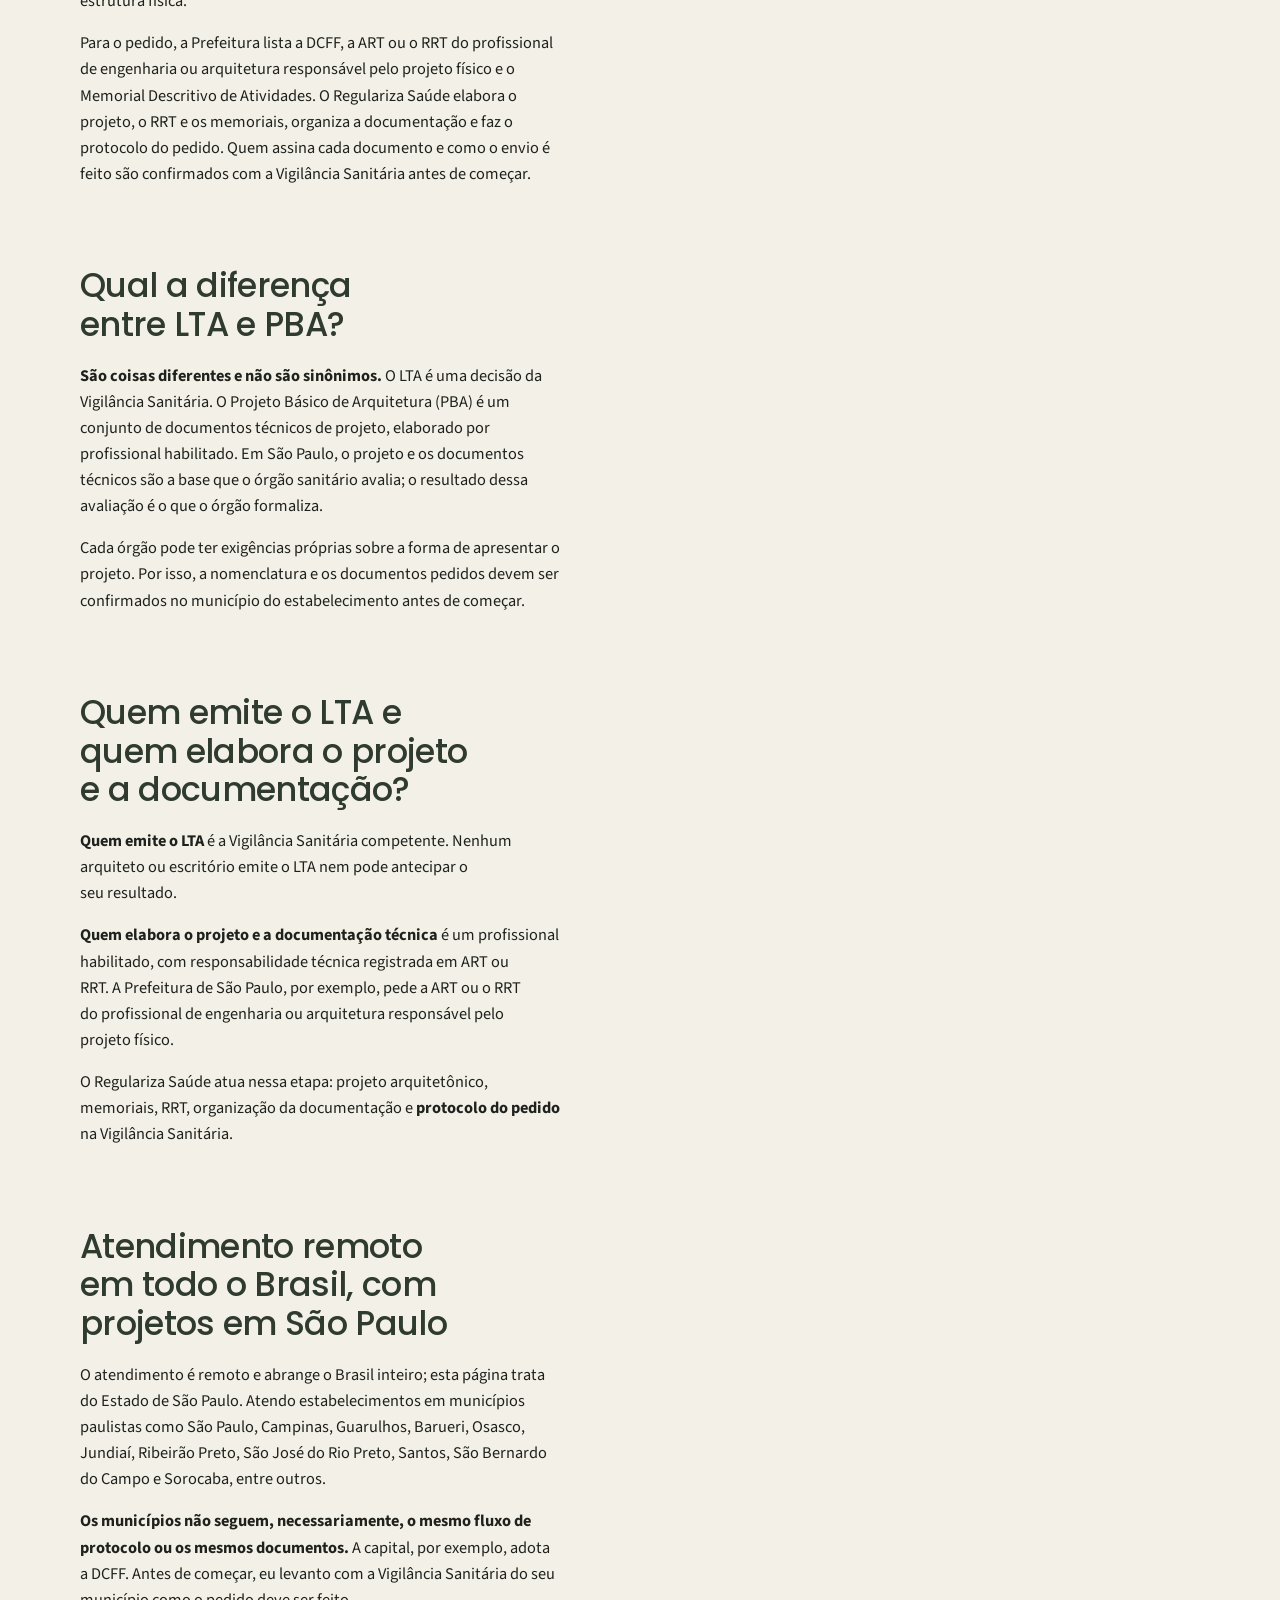
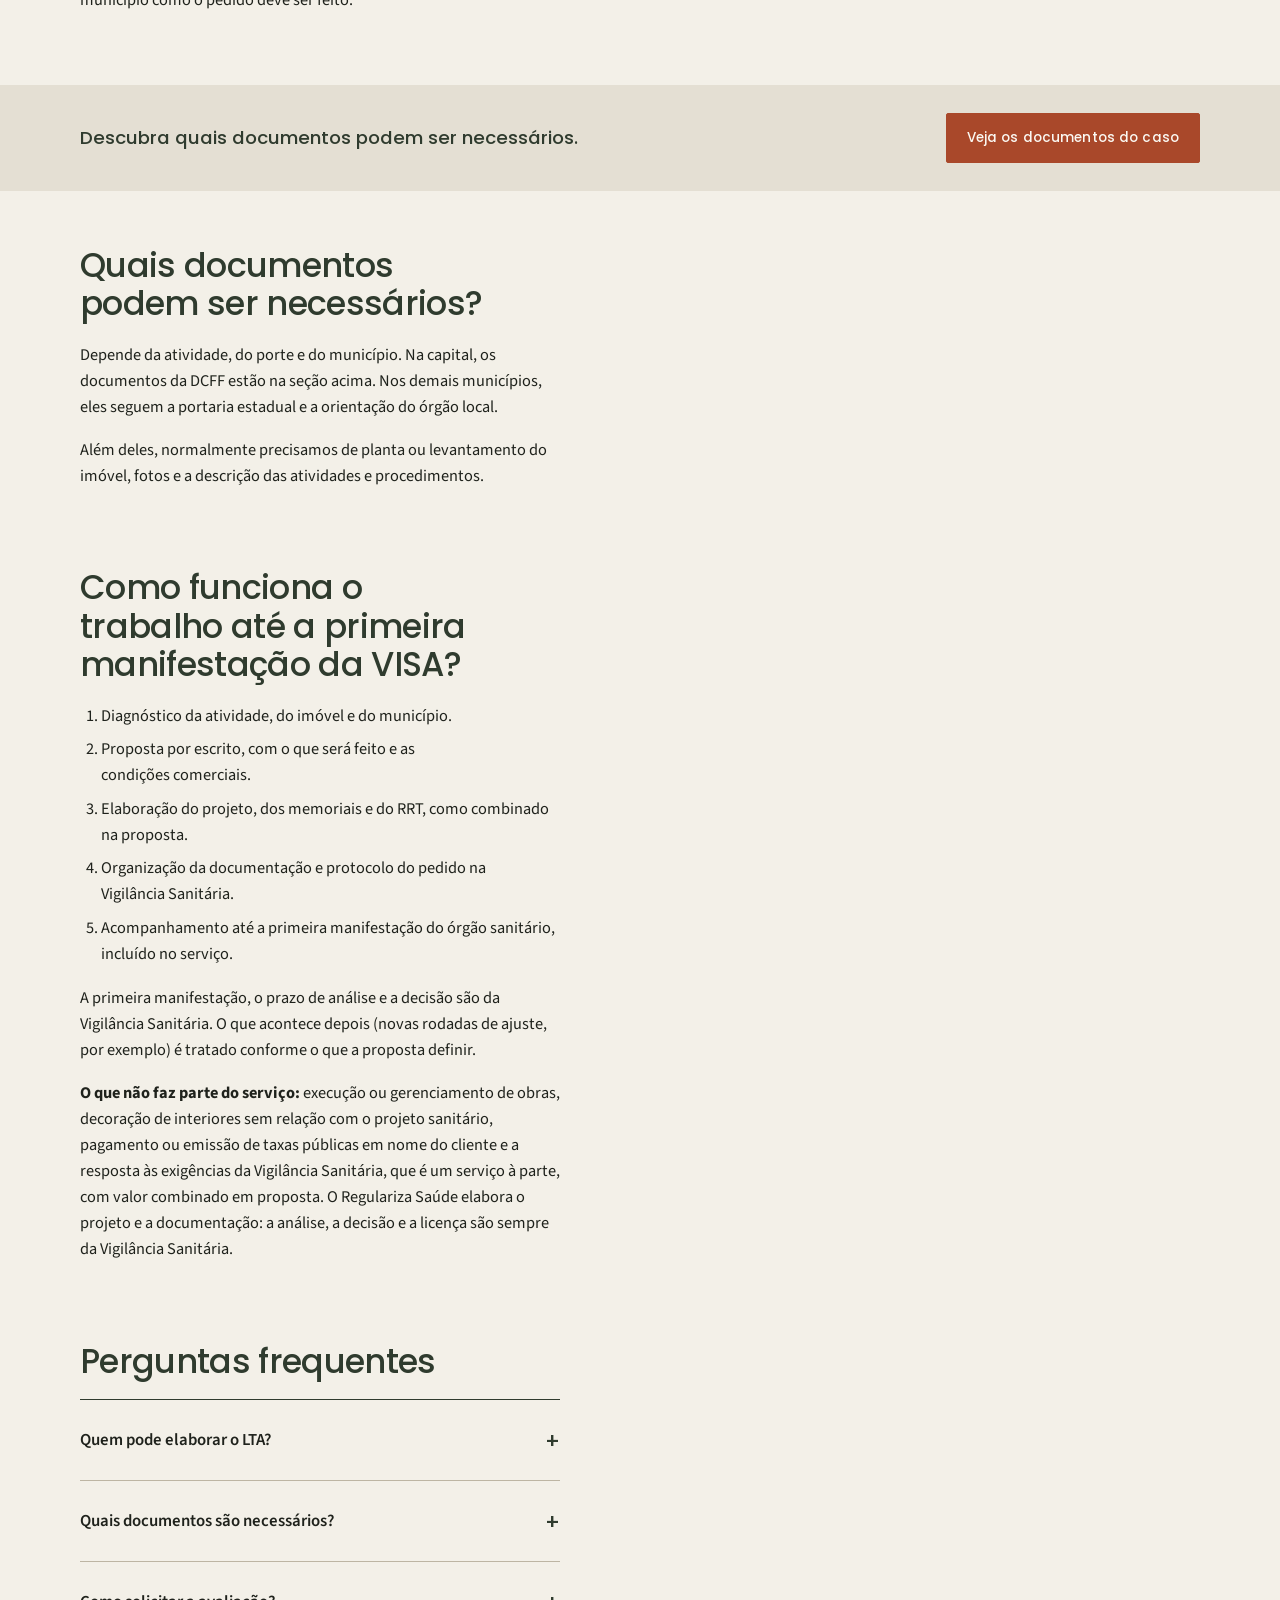
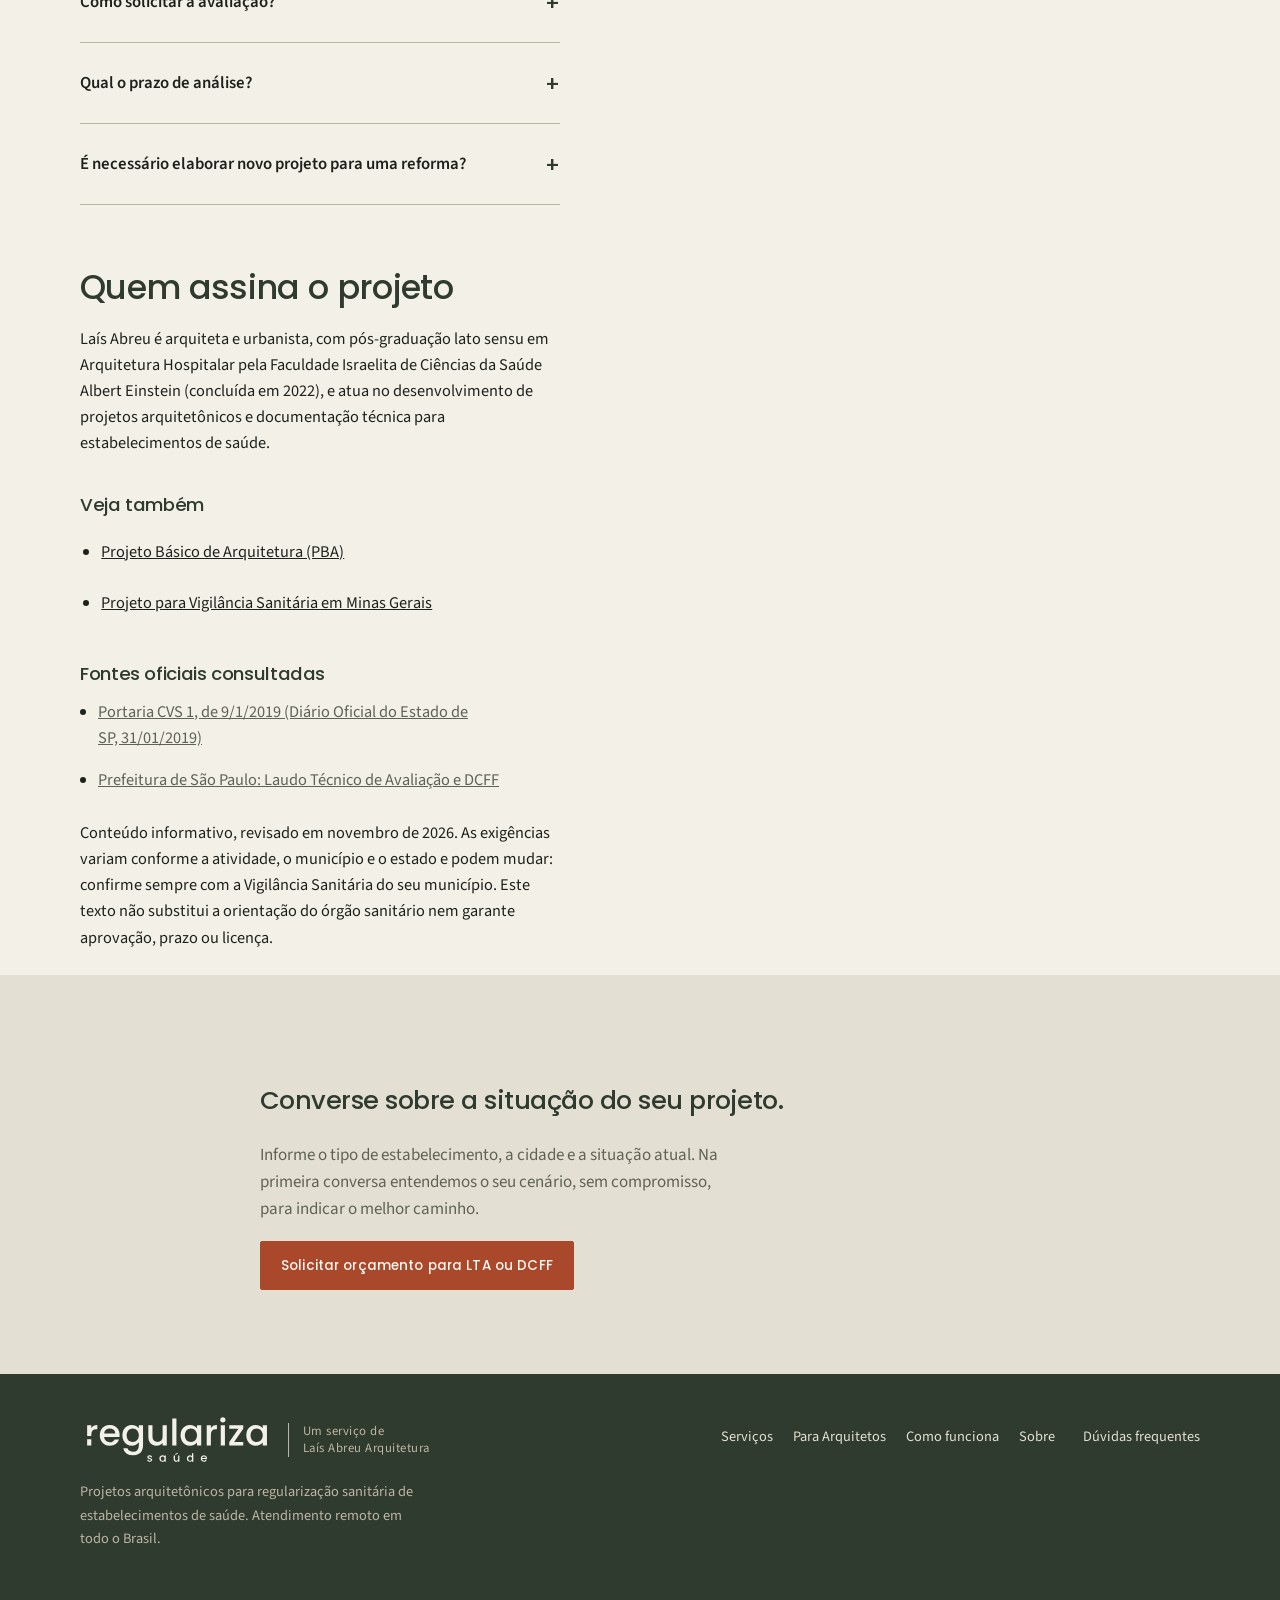
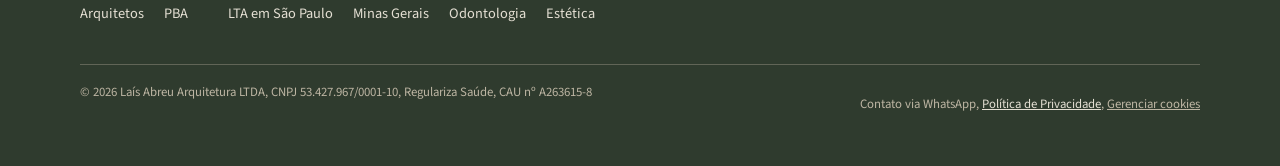
<file: laudo-tecnico-de-avaliacao-lta-sao-paulo/index.html>
<!doctype html>
<html lang="pt-BR" data-page="lta-sp">
<head>
  <meta charset="utf-8"><meta name="viewport" content="width=device-width, initial-scale=1">
  <title>LTA para Vigilância Sanitária em São Paulo | Regulariza Saúde</title>
  <meta name="description" content="Projeto, documentação técnica e protocolo para a avaliação físico-funcional (LTA/DCFF) de estabelecimentos de saúde em São Paulo. Atendimento remoto.">
  <link rel="canonical" href="https://regularizasaudearq.com.br/laudo-tecnico-de-avaliacao-lta-sao-paulo/">
  <meta name="robots" content="index,follow,max-image-preview:large">
  <meta name="theme-color" content="#F3F0E8">
  <meta name="author" content="Laís Abreu Arquitetura">
  <meta property="og:locale" content="pt_BR"><meta property="og:type" content="website">
  <meta property="og:title" content="LTA para Vigilância Sanitária em São Paulo | Regulariza Saúde"><meta property="og:description" content="Projeto, documentação técnica e protocolo para a avaliação físico-funcional (LTA/DCFF) de estabelecimentos de saúde em São Paulo. Atendimento remoto.">
  <meta property="og:url" content="https://regularizasaudearq.com.br/laudo-tecnico-de-avaliacao-lta-sao-paulo/"><meta property="og:site_name" content="Regulariza Saúde ARQ">
  <meta property="og:image" content="https://regularizasaudearq.com.br/assets/og-image.png"><meta property="og:image:width" content="1200"><meta property="og:image:height" content="630">
  <meta property="og:image:alt" content="Regulariza Saúde — arquitetura que viabiliza a saúde">
  <meta name="twitter:card" content="summary_large_image">
  <link rel="icon" href="/favicon.svg" type="image/svg+xml"><link rel="icon" href="/favicon.ico" sizes="48x48">
  <link rel="preload" href="/assets/fonts/poppins-latin-500-normal.woff2" as="font" type="font/woff2" crossorigin>
  <link rel="preload" href="/assets/fonts/source-sans-3-latin-wght-normal.woff2" as="font" type="font/woff2" crossorigin>
  <link rel="stylesheet" href="/assets/css/style.css">
  <script type="application/ld+json">{"@context":"https://schema.org","@graph":[{"@type":"WebPage","@id":"https://regularizasaudearq.com.br/laudo-tecnico-de-avaliacao-lta-sao-paulo/#pagina","url":"https://regularizasaudearq.com.br/laudo-tecnico-de-avaliacao-lta-sao-paulo/","name":"LTA para Vigilância Sanitária em São Paulo | Regulariza Saúde","description":"Projeto, documentação técnica e protocolo para a avaliação físico-funcional (LTA/DCFF) de estabelecimentos de saúde em São Paulo. Atendimento remoto.","inLanguage":"pt-BR","isPartOf":{"@id":"https://regularizasaudearq.com.br/#negocio"},"about":{"@id":"https://regularizasaudearq.com.br/laudo-tecnico-de-avaliacao-lta-sao-paulo/#servico"}},{"@type":"BreadcrumbList","@id":"https://regularizasaudearq.com.br/laudo-tecnico-de-avaliacao-lta-sao-paulo/#trilha","itemListElement":[{"@type":"ListItem","position":1,"name":"Início","item":"https://regularizasaudearq.com.br/"},{"@type":"ListItem","position":2,"name":"LTA em São Paulo","item":"https://regularizasaudearq.com.br/laudo-tecnico-de-avaliacao-lta-sao-paulo/"}]},{"@type":"Service","@id":"https://regularizasaudearq.com.br/laudo-tecnico-de-avaliacao-lta-sao-paulo/#servico","name":"Projeto, documentação técnica e protocolo para avaliação físico-funcional (LTA/DCFF)","description":"Elaboração do projeto arquitetônico, dos memoriais e do RRT, organização da documentação e protocolo do pedido de avaliação físico-funcional (LTA) ou de DCFF na Vigilância Sanitária, com atendimento remoto.","url":"https://regularizasaudearq.com.br/laudo-tecnico-de-avaliacao-lta-sao-paulo/","provider":{"@id":"https://regularizasaudearq.com.br/#negocio"},"areaServed":{"@type":"Country","name":"Brasil"}},{"@type":"FAQPage","@id":"https://regularizasaudearq.com.br/laudo-tecnico-de-avaliacao-lta-sao-paulo/#faq","mainEntity":[{"@type":"Question","name":"Quem pode elaborar o LTA?","acceptedAnswer":{"@type":"Answer","text":"O LTA é emitido pela Vigilância Sanitária competente, e não elaborado por arquiteto ou engenheiro. O projeto e a documentação técnica que o órgão avalia são elaborados por profissional habilitado, com ART ou RRT."}},{"@type":"Question","name":"Quais documentos são necessários?","acceptedAnswer":{"@type":"Answer","text":"Depende da atividade e do município. Na capital, a Prefeitura de São Paulo lista a DCFF, a ART ou o RRT do responsável pelo projeto físico e o Memorial Descritivo de Atividades. Nos outros municípios, confirme com a Vigilância Sanitária local."}},{"@type":"Question","name":"Como solicitar a avaliação?","acceptedAnswer":{"@type":"Answer","text":"O pedido é feito junto à Vigilância Sanitária do município, pelo canal que ela definir. Eu preparo o projeto e a documentação e faço o protocolo. Como o procedimento muda de município para município, levanto o caminho correto antes de começar."}},{"@type":"Question","name":"Qual o prazo de análise?","acceptedAnswer":{"@type":"Answer","text":"O prazo de análise é do órgão sanitário e varia. Por isso, não prometemos prazos de aprovação. O prazo de elaboração do projeto é combinado na proposta."}},{"@type":"Question","name":"É necessário elaborar novo projeto para uma reforma?","acceptedAnswer":{"@type":"Answer","text":"Depende. Na capital paulista, a DCFF acompanha pedidos de ampliação de atividades que alterem a estrutura física do estabelecimento. Em outros municípios, a regra pode ser diferente. Em reformas, eu avalio o que muda no layout e nas atividades para indicar se é preciso apresentar projeto novo ou atualizado."}}]}]}</script>
</head>
<body>
<a class="skip-link" href="#conteudo">Pular para o conteúdo</a>
<header class="topbar"><div class="wrap nav"><a class="brand" href="/" aria-label="Regulariza Saúde — um serviço de Laís Abreu Arquitetura, início"><img class="brand-logo" src="/assets/logo/regulariza-saude-verde.svg" alt="" width="164" height="44"><span class="brand-by">Um serviço de<br>Laís Abreu Arquitetura</span></a><button class="menu-toggle" id="menuToggle" aria-expanded="false" aria-controls="navlinks" aria-label="Abrir menu">☰ Menu</button><nav class="navlinks" id="navlinks" aria-label="Navegação principal"><a href="/#servicos">Serviços</a><a href="/parceria-tecnica-para-arquitetos/">Para Arquitetos</a><a href="/#processo">Como funciona</a><a href="/#sobre">Sobre</a><a href="/#faq">Dúvidas frequentes</a><a class="btn btn-primary mobile-cta" href="#contato">Solicitar avaliação</a></nav><a class="btn btn-primary whatsapp-link-header whatsapp-link" href="https://wa.me/5537998287505?text=Ol%C3%A1%21%20Preciso%20de%20orienta%C3%A7%C3%A3o%20e%20or%C3%A7amento%20para%20projeto%2C%20documenta%C3%A7%C3%A3o%20e%20protocolo%20de%20LTA%20ou%20DCFF%20de%20um%20estabelecimento%20de%20sa%C3%BAde.%20Gostaria%20de%20entender%20os%20documentos%20e%20as%20etapas%20necess%C3%A1rios.%0A%0ACidade%2FUF%3A%20" data-message="Olá! Preciso de orientação e orçamento para projeto, documentação e protocolo de LTA ou DCFF de um estabelecimento de saúde. Gostaria de entender os documentos e as etapas necessários.

Cidade/UF: " data-track="click_cta_lta" data-cta-location="cabecalho" target="_blank" rel="noopener noreferrer">Solicitar avaliação</a></div></header>
<main id="conteudo">
<section class="page-hero"><div class="wrap">
<nav class="crumbs" aria-label="Você está em"><ol><li><a href="/">Início</a></li><li aria-current="page">LTA em São Paulo</li></ol></nav>
<h1 class="serif">Laudo Técnico de Avaliação (LTA) para Vigilância Sanitária em São Paulo</h1>
<p class="nugget">No Estado de São Paulo, o Laudo Técnico de Avaliação (LTA) é a decisão da Vigilância Sanitária sobre a avaliação físico-funcional do projeto de uma edificação que abriga atividade de interesse da saúde. A Regulariza Saúde elabora o projeto e a documentação técnica e faz o protocolo do pedido; a emissão do LTA é sempre do órgão sanitário.</p>
<div class="hero-actions"><a class="btn btn-accent whatsapp-link" href="https://wa.me/5537998287505?text=Ol%C3%A1%21%20Preciso%20de%20orienta%C3%A7%C3%A3o%20e%20or%C3%A7amento%20para%20projeto%2C%20documenta%C3%A7%C3%A3o%20e%20protocolo%20de%20LTA%20ou%20DCFF%20de%20um%20estabelecimento%20de%20sa%C3%BAde.%20Gostaria%20de%20entender%20os%20documentos%20e%20as%20etapas%20necess%C3%A1rios.%0A%0ACidade%2FUF%3A%20" data-message="Olá! Preciso de orientação e orçamento para projeto, documentação e protocolo de LTA ou DCFF de um estabelecimento de saúde. Gostaria de entender os documentos e as etapas necessários.

Cidade/UF: " data-track="click_cta_lta" data-cta-location="topo" target="_blank" rel="noopener noreferrer">Solicitar orçamento para LTA/DCFF</a></div>
<p class="micro-note">Atendimento remoto em todo o Brasil.</p>
</div></section>
<section class="section prose-section"><div class="wrap"><div class="prose"><h2 class="serif">O que é o LTA e quando ele é necessário?</h2><p>A Portaria CVS 1/2019, do Centro de Vigilância Sanitária de São Paulo, define o LTA como o “documento que expressa decisão do órgão de vigilância sanitária competente sobre a avaliação física funcional do projeto de edificação, e seus complementos, que abriga atividade de interesse da saúde”.</p><p>A mesma portaria estabelece que os estabelecimentos sujeitos à avaliação físico-funcional do projeto devem atender à Portaria CVS 10/2017. Quais atividades estão sujeitas a essa avaliação depende do enquadramento e das regras do órgão sanitário do município: a lista é definida pela norma e pela Vigilância Sanitária local, e não por este site.</p><p><strong>Na capital paulista o documento é outro:</strong> veja a seção sobre a DCFF. Em outros municípios paulistas, confirme com a Vigilância Sanitária local qual documento se aplica.</p></div></div></section><section class="section prose-section"><div class="wrap"><div class="prose"><h2 class="serif">Na capital paulista, o LTA foi substituído pela DCFF</h2><p>Segundo a Prefeitura de São Paulo, desde a Portaria SMS/COVISA 404/2024 (publicada em junho de 2024) o LTA foi substituído pela Declaração de Conformidade Físico Funcional (DCFF). Ela acompanha os pedidos de licença de funcionamento sanitária inicial, de alteração de endereço e de ampliação de atividades que alterem a estrutura física.</p><p>Para o pedido, a Prefeitura lista a DCFF, a ART ou o RRT do profissional de engenharia ou arquitetura responsável pelo projeto físico e o Memorial Descritivo de Atividades. O Regulariza Saúde elabora o projeto, o RRT e os memoriais, organiza a documentação e faz o protocolo do pedido. Quem assina cada documento e como o envio é feito são confirmados com a Vigilância Sanitária antes de começar.</p></div></div></section><section class="section prose-section"><div class="wrap"><div class="prose"><h2 class="serif">Qual a diferença entre LTA e PBA?</h2><p><strong>São coisas diferentes e não são sinônimos.</strong> O LTA é uma decisão da Vigilância Sanitária. O Projeto Básico de Arquitetura (PBA) é um conjunto de documentos técnicos de projeto, elaborado por profissional habilitado. Em São Paulo, o projeto e os documentos técnicos são a base que o órgão sanitário avalia; o resultado dessa avaliação é o que o órgão formaliza.</p><p>Cada órgão pode ter exigências próprias sobre a forma de apresentar o projeto. Por isso, a nomenclatura e os documentos pedidos devem ser confirmados no município do estabelecimento antes de começar.</p></div></div></section><section class="section prose-section"><div class="wrap"><div class="prose"><h2 class="serif">Quem emite o LTA e quem elabora o projeto e a documentação?</h2><p><strong>Quem emite o LTA</strong> é a Vigilância Sanitária competente. Nenhum arquiteto ou escritório emite o LTA nem pode antecipar o seu resultado.</p><p><strong>Quem elabora o projeto e a documentação técnica</strong> é um profissional habilitado, com responsabilidade técnica registrada em ART ou RRT. A Prefeitura de São Paulo, por exemplo, pede a ART ou o RRT do profissional de engenharia ou arquitetura responsável pelo projeto físico.</p><p>O Regulariza Saúde atua nessa etapa: projeto arquitetônico, memoriais, RRT, organização da documentação e <strong>protocolo do pedido</strong> na Vigilância Sanitária.</p></div></div></section><section class="section prose-section"><div class="wrap"><div class="prose"><h2 class="serif">Atendimento remoto em todo o Brasil, com projetos em São Paulo</h2><p>O atendimento é remoto e abrange o Brasil inteiro; esta página trata do Estado de São Paulo. Atendo estabelecimentos em municípios paulistas como São Paulo, Campinas, Guarulhos, Barueri, Osasco, Jundiaí, Ribeirão Preto, São José do Rio Preto, Santos, São Bernardo do Campo e Sorocaba, entre outros.</p><p><strong>Os municípios não seguem, necessariamente, o mesmo fluxo de protocolo ou os mesmos documentos.</strong> A capital, por exemplo, adota a DCFF. Antes de começar, eu levanto com a Vigilância Sanitária do seu município como o pedido deve ser feito.</p></div></div></section><section class="cta-band"><div class="wrap"><p class="cta-band-text">Descubra quais documentos podem ser necessários.</p><a class="btn btn-accent whatsapp-link" href="https://wa.me/5537998287505?text=Ol%C3%A1%21%20Preciso%20de%20orienta%C3%A7%C3%A3o%20e%20or%C3%A7amento%20para%20projeto%2C%20documenta%C3%A7%C3%A3o%20e%20protocolo%20de%20LTA%20ou%20DCFF%20de%20um%20estabelecimento%20de%20sa%C3%BAde.%20Gostaria%20de%20entender%20os%20documentos%20e%20as%20etapas%20necess%C3%A1rios.%0A%0ACidade%2FUF%3A%20" data-message="Olá! Preciso de orientação e orçamento para projeto, documentação e protocolo de LTA ou DCFF de um estabelecimento de saúde. Gostaria de entender os documentos e as etapas necessários.

Cidade/UF: " data-track="click_cta_lta" data-cta-location="meio" target="_blank" rel="noopener noreferrer">Veja os documentos do caso</a></div></section><section class="section prose-section"><div class="wrap"><div class="prose"><h2 class="serif">Quais documentos podem ser necessários?</h2><p>Depende da atividade, do porte e do município. Na capital, os documentos da DCFF estão na seção acima. Nos demais municípios, eles seguem a portaria estadual e a orientação do órgão local.</p><p>Além deles, normalmente precisamos de planta ou levantamento do imóvel, fotos e a descrição das atividades e procedimentos.</p></div></div></section><section class="section prose-section"><div class="wrap"><div class="prose"><h2 class="serif">Como funciona o trabalho até a primeira manifestação da VISA?</h2><ol><li>Diagnóstico da atividade, do imóvel e do município.</li><li>Proposta por escrito, com o que será feito e as condições comerciais.</li><li>Elaboração do projeto, dos memoriais e do RRT, como combinado na proposta.</li><li>Organização da documentação e protocolo do pedido na Vigilância Sanitária.</li><li>Acompanhamento até a primeira manifestação do órgão sanitário, incluído no serviço.</li></ol><p>A primeira manifestação, o prazo de análise e a decisão são da Vigilância Sanitária. O que acontece depois (novas rodadas de ajuste, por exemplo) é tratado conforme o que a proposta definir.</p><p><strong>O que não faz parte do serviço:</strong> execução ou gerenciamento de obras, decoração de interiores sem relação com o projeto sanitário, pagamento ou emissão de taxas públicas em nome do cliente e a resposta às exigências da Vigilância Sanitária, que é um serviço à parte, com valor combinado em proposta. O Regulariza Saúde elabora o projeto e a documentação: a análise, a decisão e a licença são sempre da Vigilância Sanitária.</p></div></div></section>
<section class="section prose-section" id="faq"><div class="wrap"><div class="prose"><h2 class="serif">Perguntas frequentes</h2><div class="faq-list"><details><summary>Quem pode elaborar o LTA?</summary><p>O LTA é emitido pela Vigilância Sanitária competente, e não elaborado por arquiteto ou engenheiro. O projeto e a documentação técnica que o órgão avalia são elaborados por profissional habilitado, com ART ou RRT.</p></details><details><summary>Quais documentos são necessários?</summary><p>Depende da atividade e do município. Na capital, a Prefeitura de São Paulo lista a DCFF, a ART ou o RRT do responsável pelo projeto físico e o Memorial Descritivo de Atividades. Nos outros municípios, confirme com a Vigilância Sanitária local.</p></details><details><summary>Como solicitar a avaliação?</summary><p>O pedido é feito junto à Vigilância Sanitária do município, pelo canal que ela definir. Eu preparo o projeto e a documentação e faço o protocolo. Como o procedimento muda de município para município, levanto o caminho correto antes de começar.</p></details><details><summary>Qual o prazo de análise?</summary><p>O prazo de análise é do órgão sanitário e varia. Por isso, não prometemos prazos de aprovação. O prazo de elaboração do projeto é combinado na proposta.</p></details><details><summary>É necessário elaborar novo projeto para uma reforma?</summary><p>Depende. Na capital paulista, a DCFF acompanha pedidos de ampliação de atividades que alterem a estrutura física do estabelecimento. Em outros municípios, a regra pode ser diferente. Em reformas, eu avalio o que muda no layout e nas atividades para indicar se é preciso apresentar projeto novo ou atualizado.</p></details></div></div></div></section>
<section class="section prose-section"><div class="wrap"><div class="prose"><h2 class="serif">Quem assina o projeto</h2><p>Laís Abreu é arquiteta e urbanista, com pós-graduação lato sensu em Arquitetura Hospitalar pela Faculdade Israelita de Ciências da Saúde Albert Einstein (concluída em 2022), e atua no desenvolvimento de projetos arquitetônicos e documentação técnica para estabelecimentos de saúde.</p><h3>Veja também</h3><ul class="related"><li><a href="/projeto-basico-de-arquitetura-pba/">Projeto Básico de Arquitetura (PBA)</a></li><li><a href="/projeto-arquitetonico-vigilancia-sanitaria-mg/">Projeto para Vigilância Sanitária em Minas Gerais</a></li></ul><h3>Fontes oficiais consultadas</h3><ul class="sources"><li><a href="https://ses.sp.bvs.br/wp-content/uploads/2021/09/E_PT-CVS-1_090119.pdf" rel="noopener" target="_blank">Portaria CVS 1, de 9/1/2019 (Diário Oficial do Estado de SP, 31/01/2019)</a></li><li><a href="https://prefeitura.sp.gov.br/web/saude/w/vigilancia_em_saude/praca_de_atendimento/302055" rel="noopener" target="_blank">Prefeitura de São Paulo: Laudo Técnico de Avaliação e DCFF</a></li></ul><p>Conteúdo informativo, revisado em novembro de 2026. As exigências variam conforme a atividade, o município e o estado e podem mudar: confirme sempre com a Vigilância Sanitária do seu município. Este texto não substitui a orientação do órgão sanitário nem garante aprovação, prazo ou licença.</p></div></div></section>
<section class="cta-section" id="contato"><div class="wrap cta-final"><h2 class="serif">Converse sobre a situação do seu projeto.</h2><p>Informe o tipo de estabelecimento, a cidade e a situação atual. Na primeira conversa entendemos o seu cenário, sem compromisso, para indicar o melhor caminho.</p><a class="btn btn-accent whatsapp-link" href="https://wa.me/5537998287505?text=Ol%C3%A1%21%20Preciso%20de%20orienta%C3%A7%C3%A3o%20e%20or%C3%A7amento%20para%20projeto%2C%20documenta%C3%A7%C3%A3o%20e%20protocolo%20de%20LTA%20ou%20DCFF%20de%20um%20estabelecimento%20de%20sa%C3%BAde.%20Gostaria%20de%20entender%20os%20documentos%20e%20as%20etapas%20necess%C3%A1rios.%0A%0ACidade%2FUF%3A%20" data-message="Olá! Preciso de orientação e orçamento para projeto, documentação e protocolo de LTA ou DCFF de um estabelecimento de saúde. Gostaria de entender os documentos e as etapas necessários.

Cidade/UF: " data-track="click_cta_lta" data-cta-location="final" target="_blank" rel="noopener noreferrer">Solicitar orçamento para LTA ou DCFF</a></div></section>
</main>
<footer class="footer"><div class="wrap"><div class="footer-top"><div><a class="brand" href="/" aria-label="Regulariza Saúde — um serviço de Laís Abreu Arquitetura, início"><img class="brand-logo" src="/assets/logo/regulariza-saude-claro.svg" alt="" width="164" height="44" loading="lazy"><span class="brand-by">Um serviço de<br>Laís Abreu Arquitetura</span></a><p>Projetos arquitetônicos para regularização sanitária de estabelecimentos de saúde. Atendimento remoto em todo o Brasil.</p></div><nav class="footer-links" aria-label="Links do rodapé"><a href="/#servicos">Serviços</a><a href="/parceria-tecnica-para-arquitetos/">Para Arquitetos</a><a href="/#processo">Como funciona</a><a href="/#sobre">Sobre</a><a href="/#faq">Dúvidas frequentes</a></nav></div><nav class="footer-links footer-guides" aria-label="Guias"><a href="/parceria-tecnica-para-arquitetos/">Arquitetos</a><a href="/projeto-basico-de-arquitetura-pba/">PBA</a><a href="/laudo-tecnico-de-avaliacao-lta-sao-paulo/">LTA em São Paulo</a><a href="/projeto-arquitetonico-vigilancia-sanitaria-mg/">Minas Gerais</a><a href="/projeto-vigilancia-sanitaria-consultorio-odontologico/">Odontologia</a><a href="/projeto-vigilancia-sanitaria-clinica-estetica/">Estética</a></nav><div class="footer-bottom"><span>© <span id="year"></span> Laís Abreu Arquitetura LTDA, CNPJ 53.427.967/0001-10, Regulariza Saúde, CAU nº A263615-8</span><span>Contato via WhatsApp, <a href="/privacidade.html">Política de Privacidade</a>, <button type="button" class="link-btn" data-cookies>Gerenciar cookies</button></span></div></div></footer>
<a aria-label="Solicitar avaliação pelo WhatsApp" class="btn btn-primary floating-cta whatsapp-link" href="https://wa.me/5537998287505?text=Ol%C3%A1%21%20Preciso%20de%20orienta%C3%A7%C3%A3o%20e%20or%C3%A7amento%20para%20projeto%2C%20documenta%C3%A7%C3%A3o%20e%20protocolo%20de%20LTA%20ou%20DCFF%20de%20um%20estabelecimento%20de%20sa%C3%BAde.%20Gostaria%20de%20entender%20os%20documentos%20e%20as%20etapas%20necess%C3%A1rios.%0A%0ACidade%2FUF%3A%20" data-message="Olá! Preciso de orientação e orçamento para projeto, documentação e protocolo de LTA ou DCFF de um estabelecimento de saúde. Gostaria de entender os documentos e as etapas necessários.

Cidade/UF: " data-track="click_cta_lta" data-cta-location="flutuante" target="_blank" rel="noopener noreferrer">Solicitar avaliação</a>
<script src="/assets/js/config.js"></script><script src="/assets/js/track.js"></script><script src="/assets/js/page.js"></script>
</body>
</html>
</file>
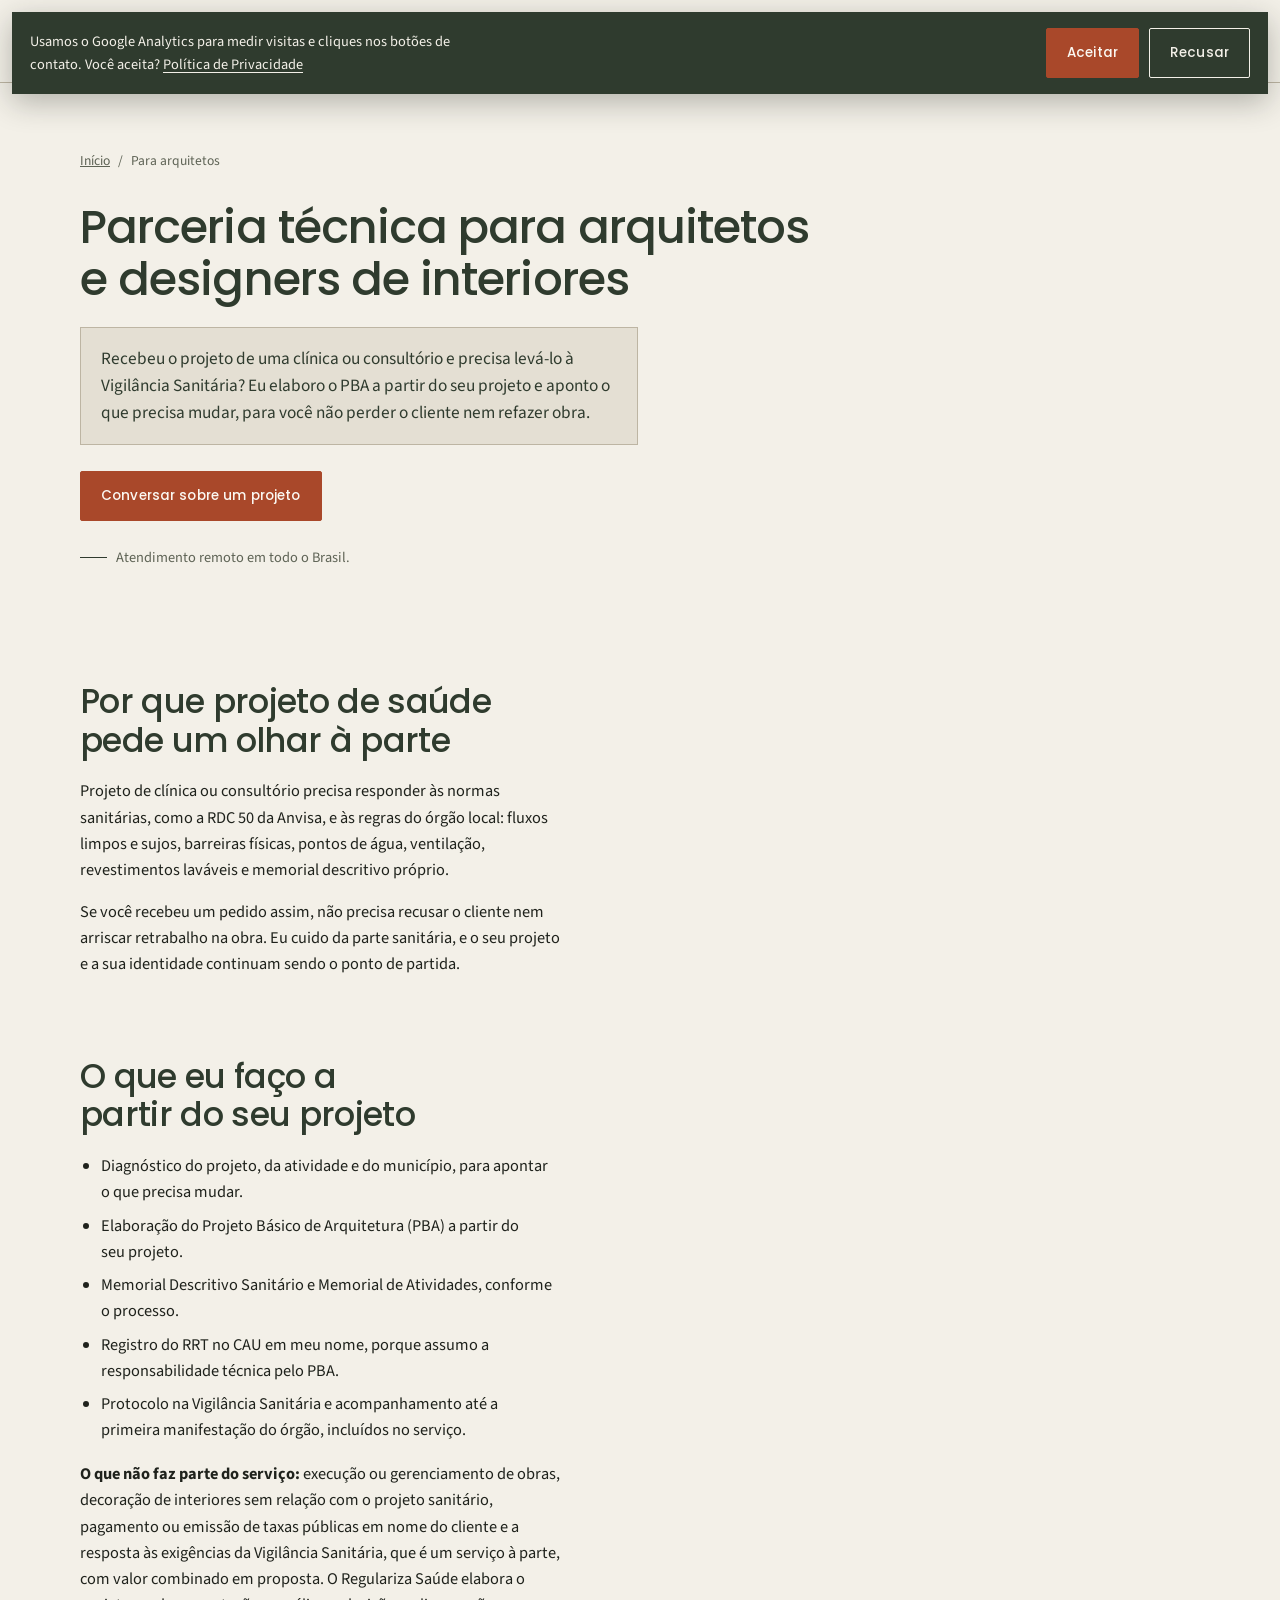
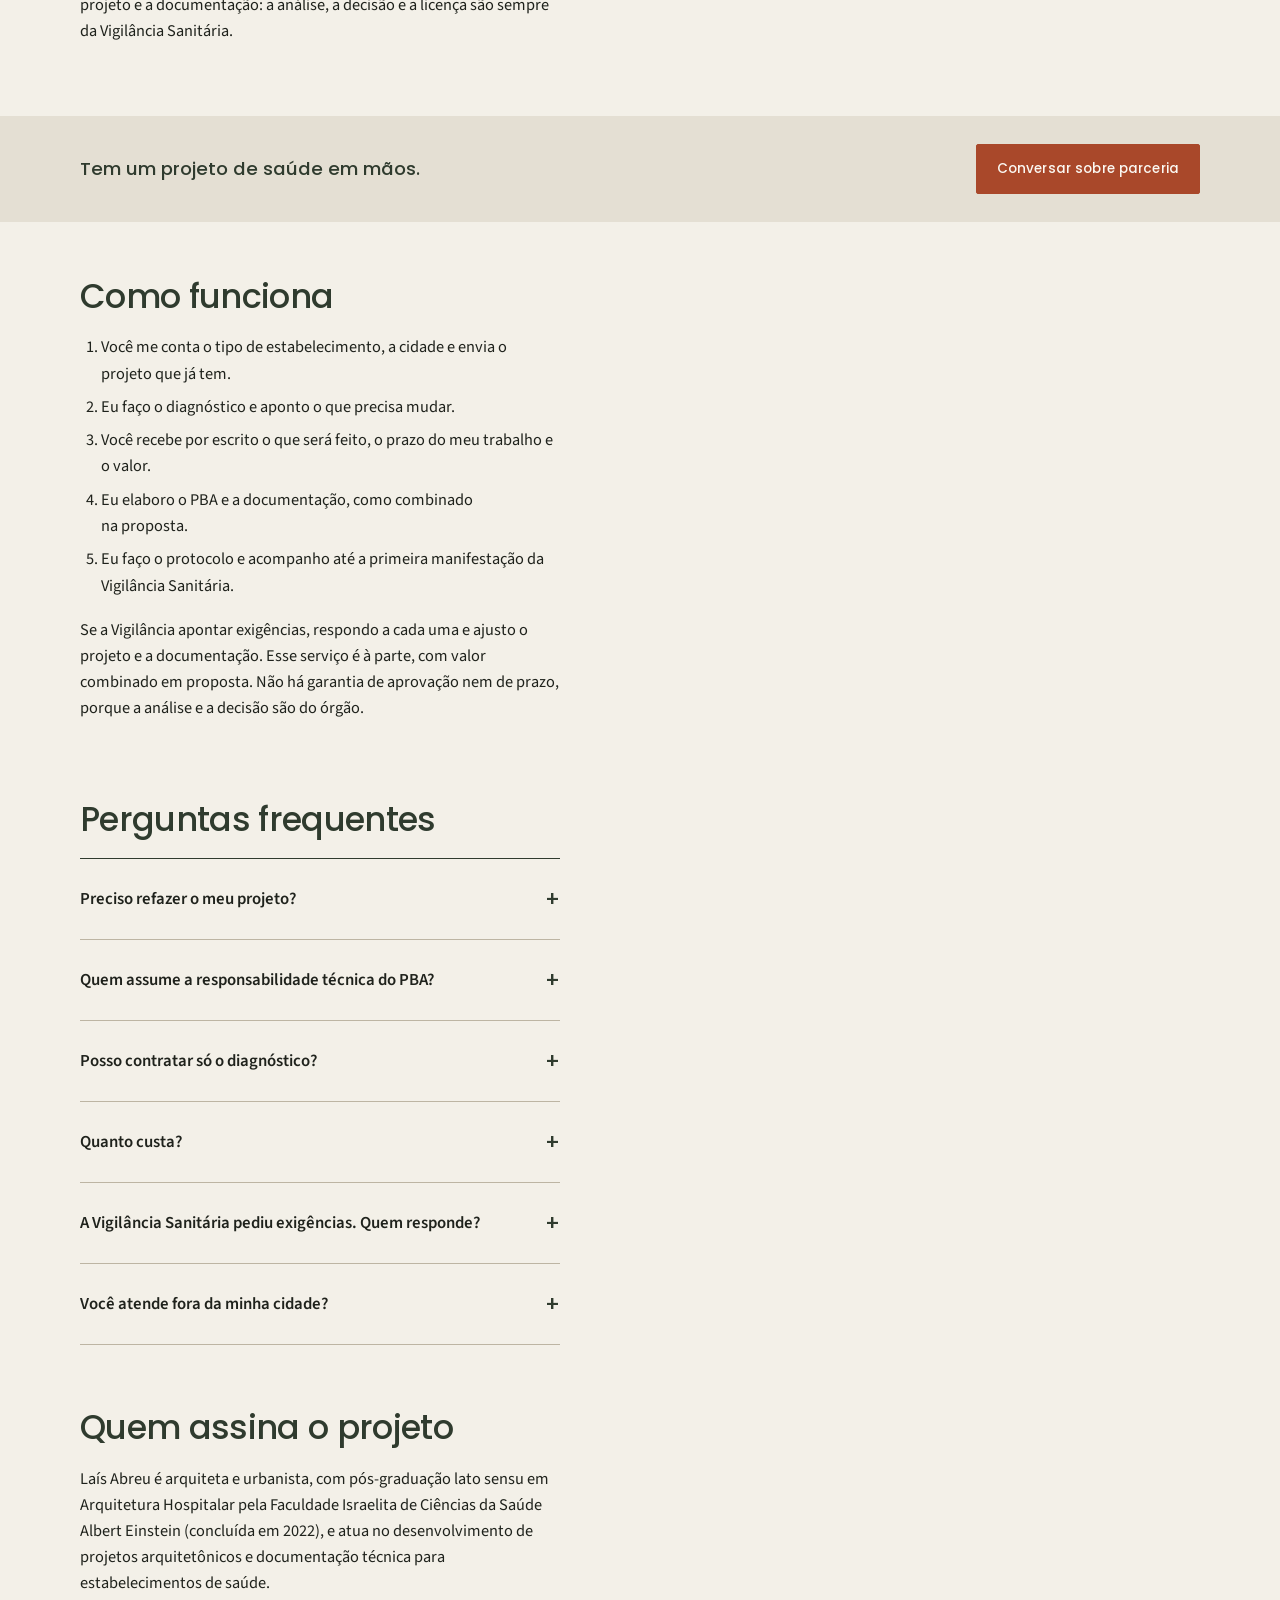
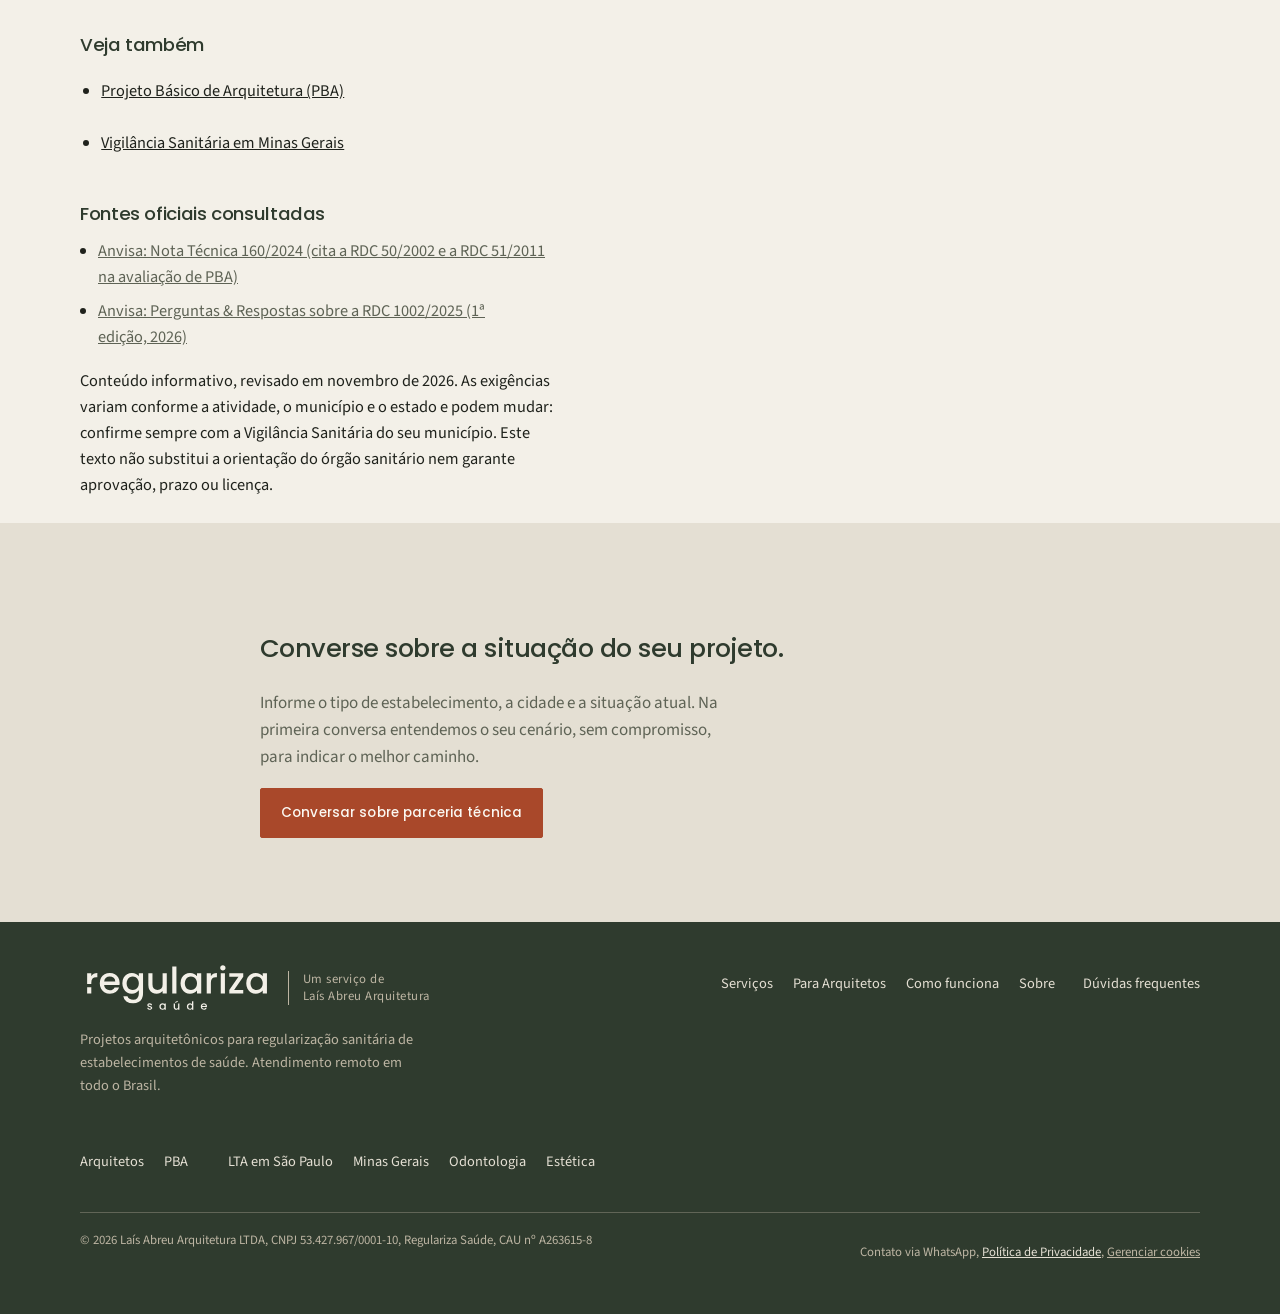
<file: parceria-tecnica-para-arquitetos/index.html>
<!doctype html>
<html lang="pt-BR" data-page="arquitetos">
<head>
  <meta charset="utf-8"><meta name="viewport" content="width=device-width, initial-scale=1">
  <title>Parceria técnica para arquitetos: PBA para Vigilância Sanitária</title>
  <meta name="description" content="Arquiteto ou designer com projeto de clínica ou consultório? Eu elaboro o PBA a partir do seu projeto, com memorial, RRT, protocolo e acompanhamento até a primeira manifestação.">
  <link rel="canonical" href="https://regularizasaudearq.com.br/parceria-tecnica-para-arquitetos/">
  <meta name="robots" content="index,follow,max-image-preview:large">
  <meta name="theme-color" content="#F3F0E8">
  <meta name="author" content="Laís Abreu Arquitetura">
  <meta property="og:locale" content="pt_BR"><meta property="og:type" content="website">
  <meta property="og:title" content="Parceria técnica para arquitetos: PBA para Vigilância Sanitária"><meta property="og:description" content="Arquiteto ou designer com projeto de clínica ou consultório? Eu elaboro o PBA a partir do seu projeto, com memorial, RRT, protocolo e acompanhamento até a primeira manifestação.">
  <meta property="og:url" content="https://regularizasaudearq.com.br/parceria-tecnica-para-arquitetos/"><meta property="og:site_name" content="Regulariza Saúde ARQ">
  <meta property="og:image" content="https://regularizasaudearq.com.br/assets/og-image.png"><meta property="og:image:width" content="1200"><meta property="og:image:height" content="630">
  <meta property="og:image:alt" content="Regulariza Saúde — arquitetura que viabiliza a saúde">
  <meta name="twitter:card" content="summary_large_image">
  <link rel="icon" href="/favicon.svg" type="image/svg+xml"><link rel="icon" href="/favicon.ico" sizes="48x48">
  <link rel="preload" href="/assets/fonts/poppins-latin-500-normal.woff2" as="font" type="font/woff2" crossorigin>
  <link rel="preload" href="/assets/fonts/source-sans-3-latin-wght-normal.woff2" as="font" type="font/woff2" crossorigin>
  <link rel="stylesheet" href="/assets/css/style.css">
  <script type="application/ld+json">{"@context":"https://schema.org","@graph":[{"@type":"WebPage","@id":"https://regularizasaudearq.com.br/parceria-tecnica-para-arquitetos/#pagina","url":"https://regularizasaudearq.com.br/parceria-tecnica-para-arquitetos/","name":"Parceria técnica para arquitetos: PBA para Vigilância Sanitária","description":"Arquiteto ou designer com projeto de clínica ou consultório? Eu elaboro o PBA a partir do seu projeto, com memorial, RRT, protocolo e acompanhamento até a primeira manifestação.","inLanguage":"pt-BR","isPartOf":{"@id":"https://regularizasaudearq.com.br/#negocio"},"about":{"@id":"https://regularizasaudearq.com.br/parceria-tecnica-para-arquitetos/#servico"}},{"@type":"BreadcrumbList","@id":"https://regularizasaudearq.com.br/parceria-tecnica-para-arquitetos/#trilha","itemListElement":[{"@type":"ListItem","position":1,"name":"Início","item":"https://regularizasaudearq.com.br/"},{"@type":"ListItem","position":2,"name":"Para arquitetos","item":"https://regularizasaudearq.com.br/parceria-tecnica-para-arquitetos/"}]},{"@type":"Service","@id":"https://regularizasaudearq.com.br/parceria-tecnica-para-arquitetos/#servico","name":"Parceria técnica para arquitetos: PBA a partir do projeto existente","description":"Elaboração do Projeto Básico de Arquitetura (PBA) a partir do projeto do arquiteto ou designer, com memorial descritivo, RRT, protocolo e acompanhamento até a primeira manifestação da Vigilância Sanitária, com atendimento remoto.","url":"https://regularizasaudearq.com.br/parceria-tecnica-para-arquitetos/","provider":{"@id":"https://regularizasaudearq.com.br/#negocio"},"areaServed":{"@type":"Country","name":"Brasil"}},{"@type":"FAQPage","@id":"https://regularizasaudearq.com.br/parceria-tecnica-para-arquitetos/#faq","mainEntity":[{"@type":"Question","name":"Preciso refazer o meu projeto?","acceptedAnswer":{"@type":"Answer","text":"Não necessariamente. Eu parto do projeto que você já tem e aponto o que precisa mudar para atender às normas sanitárias. O que mudar, e como, fica combinado com você."}},{"@type":"Question","name":"Quem assume a responsabilidade técnica do PBA?","acceptedAnswer":{"@type":"Answer","text":"Eu. Registro o RRT no CAU em meu nome, porque assumo a responsabilidade técnica pelo PBA."}},{"@type":"Question","name":"Posso contratar só o diagnóstico?","acceptedAnswer":{"@type":"Answer","text":"Sim. O diagnóstico aponta o que precisa mudar antes de elaborar o PBA. Se você contratar o PBA em seguida, o valor do diagnóstico pode ser abatido, nas condições da proposta."}},{"@type":"Question","name":"Quanto custa?","acceptedAnswer":{"@type":"Answer","text":"O valor é definido por orçamento, depois que eu conheço o projeto, a atividade e o município. Você recebe por escrito, antes de começar."}},{"@type":"Question","name":"A Vigilância Sanitária pediu exigências. Quem responde?","acceptedAnswer":{"@type":"Answer","text":"Eu respondo às exigências e ajusto o projeto e a documentação. É um serviço à parte, com valor combinado em proposta, e não é possível garantir a aprovação."}},{"@type":"Question","name":"Você atende fora da minha cidade?","acceptedAnswer":{"@type":"Answer","text":"Sim. O atendimento é remoto, em todo o Brasil. O que muda de um município para outro são as exigências do órgão sanitário local, que eu confiro no diagnóstico."}}]}]}</script>
</head>
<body>
<a class="skip-link" href="#conteudo">Pular para o conteúdo</a>
<header class="topbar"><div class="wrap nav"><a class="brand" href="/" aria-label="Regulariza Saúde — um serviço de Laís Abreu Arquitetura, início"><img class="brand-logo" src="/assets/logo/regulariza-saude-verde.svg" alt="" width="164" height="44"><span class="brand-by">Um serviço de<br>Laís Abreu Arquitetura</span></a><button class="menu-toggle" id="menuToggle" aria-expanded="false" aria-controls="navlinks" aria-label="Abrir menu">☰ Menu</button><nav class="navlinks" id="navlinks" aria-label="Navegação principal"><a href="/#servicos">Serviços</a><a href="/parceria-tecnica-para-arquitetos/">Para Arquitetos</a><a href="/#processo">Como funciona</a><a href="/#sobre">Sobre</a><a href="/#faq">Dúvidas frequentes</a><a class="btn btn-primary mobile-cta" href="#contato">Solicitar avaliação</a></nav><a class="btn btn-primary whatsapp-link-header whatsapp-link" href="https://wa.me/5537998287505?text=Ol%C3%A1%21%20Vim%20pelo%20site%20do%20Regulariza%20Sa%C3%BAde%20ARQ.%20Sou%20arquiteto%28a%29%20ou%20designer%20e%20gostaria%20de%20conversar%20sobre%20parceria%20t%C3%A9cnica%20em%20um%20projeto%20de%20sa%C3%BAde.%0A%0ACidade%2FUF%3A%20" data-message="Olá! Vim pelo site do Regulariza Saúde ARQ. Sou arquiteto(a) ou designer e gostaria de conversar sobre parceria técnica em um projeto de saúde.

Cidade/UF: " data-track="click_cta_arquitetos" data-cta-location="cabecalho" target="_blank" rel="noopener noreferrer">Solicitar avaliação</a></div></header>
<main id="conteudo">
<section class="page-hero"><div class="wrap">
<nav class="crumbs" aria-label="Você está em"><ol><li><a href="/">Início</a></li><li aria-current="page">Para arquitetos</li></ol></nav>
<h1 class="serif">Parceria técnica para arquitetos e designers de interiores</h1>
<p class="nugget">Recebeu o projeto de uma clínica ou consultório e precisa levá-lo à Vigilância Sanitária? Eu elaboro o PBA a partir do seu projeto e aponto o que precisa mudar, para você não perder o cliente nem refazer obra.</p>
<div class="hero-actions"><a class="btn btn-accent whatsapp-link" href="https://wa.me/5537998287505?text=Ol%C3%A1%21%20Vim%20pelo%20site%20do%20Regulariza%20Sa%C3%BAde%20ARQ.%20Sou%20arquiteto%28a%29%20ou%20designer%20e%20gostaria%20de%20conversar%20sobre%20parceria%20t%C3%A9cnica%20em%20um%20projeto%20de%20sa%C3%BAde.%0A%0ACidade%2FUF%3A%20" data-message="Olá! Vim pelo site do Regulariza Saúde ARQ. Sou arquiteto(a) ou designer e gostaria de conversar sobre parceria técnica em um projeto de saúde.

Cidade/UF: " data-track="click_cta_arquitetos" data-cta-location="topo" target="_blank" rel="noopener noreferrer">Conversar sobre um projeto</a></div>
<p class="micro-note">Atendimento remoto em todo o Brasil.</p>
</div></section>
<section class="section prose-section"><div class="wrap"><div class="prose"><h2 class="serif">Por que projeto de saúde pede um olhar à parte</h2><p>Projeto de clínica ou consultório precisa responder às normas sanitárias, como a RDC 50 da Anvisa, e às regras do órgão local: fluxos limpos e sujos, barreiras físicas, pontos de água, ventilação, revestimentos laváveis e memorial descritivo próprio.</p><p>Se você recebeu um pedido assim, não precisa recusar o cliente nem arriscar retrabalho na obra. Eu cuido da parte sanitária, e o seu projeto e a sua identidade continuam sendo o ponto de partida.</p></div></div></section><section class="section prose-section"><div class="wrap"><div class="prose"><h2 class="serif">O que eu faço a partir do seu projeto</h2><ul><li>Diagnóstico do projeto, da atividade e do município, para apontar o que precisa mudar.</li><li>Elaboração do Projeto Básico de Arquitetura (PBA) a partir do seu projeto.</li><li>Memorial Descritivo Sanitário e Memorial de Atividades, conforme o processo.</li><li>Registro do RRT no CAU em meu nome, porque assumo a responsabilidade técnica pelo PBA.</li><li>Protocolo na Vigilância Sanitária e acompanhamento até a primeira manifestação do órgão, incluídos no serviço.</li></ul><p><strong>O que não faz parte do serviço:</strong> execução ou gerenciamento de obras, decoração de interiores sem relação com o projeto sanitário, pagamento ou emissão de taxas públicas em nome do cliente e a resposta às exigências da Vigilância Sanitária, que é um serviço à parte, com valor combinado em proposta. O Regulariza Saúde elabora o projeto e a documentação: a análise, a decisão e a licença são sempre da Vigilância Sanitária.</p></div></div></section><section class="cta-band"><div class="wrap"><p class="cta-band-text">Tem um projeto de saúde em mãos.</p><a class="btn btn-accent whatsapp-link" href="https://wa.me/5537998287505?text=Ol%C3%A1%21%20Vim%20pelo%20site%20do%20Regulariza%20Sa%C3%BAde%20ARQ.%20Sou%20arquiteto%28a%29%20ou%20designer%20e%20gostaria%20de%20conversar%20sobre%20parceria%20t%C3%A9cnica%20em%20um%20projeto%20de%20sa%C3%BAde.%0A%0ACidade%2FUF%3A%20" data-message="Olá! Vim pelo site do Regulariza Saúde ARQ. Sou arquiteto(a) ou designer e gostaria de conversar sobre parceria técnica em um projeto de saúde.

Cidade/UF: " data-track="click_cta_arquitetos" data-cta-location="meio" target="_blank" rel="noopener noreferrer">Conversar sobre parceria</a></div></section><section class="section prose-section"><div class="wrap"><div class="prose"><h2 class="serif">Como funciona</h2><ol><li>Você me conta o tipo de estabelecimento, a cidade e envia o projeto que já tem.</li><li>Eu faço o diagnóstico e aponto o que precisa mudar.</li><li>Você recebe por escrito o que será feito, o prazo do meu trabalho e o valor.</li><li>Eu elaboro o PBA e a documentação, como combinado na proposta.</li><li>Eu faço o protocolo e acompanho até a primeira manifestação da Vigilância Sanitária.</li></ol><p>Se a Vigilância apontar exigências, respondo a cada uma e ajusto o projeto e a documentação. Esse serviço é à parte, com valor combinado em proposta. Não há garantia de aprovação nem de prazo, porque a análise e a decisão são do órgão.</p></div></div></section>
<section class="section prose-section" id="faq"><div class="wrap"><div class="prose"><h2 class="serif">Perguntas frequentes</h2><div class="faq-list"><details><summary>Preciso refazer o meu projeto?</summary><p>Não necessariamente. Eu parto do projeto que você já tem e aponto o que precisa mudar para atender às normas sanitárias. O que mudar, e como, fica combinado com você.</p></details><details><summary>Quem assume a responsabilidade técnica do PBA?</summary><p>Eu. Registro o RRT no CAU em meu nome, porque assumo a responsabilidade técnica pelo PBA.</p></details><details><summary>Posso contratar só o diagnóstico?</summary><p>Sim. O diagnóstico aponta o que precisa mudar antes de elaborar o PBA. Se você contratar o PBA em seguida, o valor do diagnóstico pode ser abatido, nas condições da proposta.</p></details><details><summary>Quanto custa?</summary><p>O valor é definido por orçamento, depois que eu conheço o projeto, a atividade e o município. Você recebe por escrito, antes de começar.</p></details><details><summary>A Vigilância Sanitária pediu exigências. Quem responde?</summary><p>Eu respondo às exigências e ajusto o projeto e a documentação. É um serviço à parte, com valor combinado em proposta, e não é possível garantir a aprovação.</p></details><details><summary>Você atende fora da minha cidade?</summary><p>Sim. O atendimento é remoto, em todo o Brasil. O que muda de um município para outro são as exigências do órgão sanitário local, que eu confiro no diagnóstico.</p></details></div></div></div></section>
<section class="section prose-section"><div class="wrap"><div class="prose"><h2 class="serif">Quem assina o projeto</h2><p>Laís Abreu é arquiteta e urbanista, com pós-graduação lato sensu em Arquitetura Hospitalar pela Faculdade Israelita de Ciências da Saúde Albert Einstein (concluída em 2022), e atua no desenvolvimento de projetos arquitetônicos e documentação técnica para estabelecimentos de saúde.</p><h3>Veja também</h3><ul class="related"><li><a href="/projeto-basico-de-arquitetura-pba/">Projeto Básico de Arquitetura (PBA)</a></li><li><a href="/projeto-arquitetonico-vigilancia-sanitaria-mg/">Vigilância Sanitária em Minas Gerais</a></li></ul><h3>Fontes oficiais consultadas</h3><ul class="sources"><li><a href="https://www.gov.br/anvisa/pt-br/assuntos/servicosdesaude/novo-pac-saude/notas-tecnicas/nota-tecnica-160-2024" rel="noopener" target="_blank">Anvisa: Nota Técnica 160/2024 (cita a RDC 50/2002 e a RDC 51/2011 na avaliação de PBA)</a></li><li><a href="https://www.gov.br/anvisa/pt-br/assuntos/servicosdesaude/temas-em-destaque/PR__1002_2025_versao1_2026.pdf" rel="noopener" target="_blank">Anvisa: Perguntas & Respostas sobre a RDC 1002/2025 (1ª edição, 2026)</a></li></ul><p>Conteúdo informativo, revisado em novembro de 2026. As exigências variam conforme a atividade, o município e o estado e podem mudar: confirme sempre com a Vigilância Sanitária do seu município. Este texto não substitui a orientação do órgão sanitário nem garante aprovação, prazo ou licença.</p></div></div></section>
<section class="cta-section" id="contato"><div class="wrap cta-final"><h2 class="serif">Converse sobre a situação do seu projeto.</h2><p>Informe o tipo de estabelecimento, a cidade e a situação atual. Na primeira conversa entendemos o seu cenário, sem compromisso, para indicar o melhor caminho.</p><a class="btn btn-accent whatsapp-link" href="https://wa.me/5537998287505?text=Ol%C3%A1%21%20Vim%20pelo%20site%20do%20Regulariza%20Sa%C3%BAde%20ARQ.%20Sou%20arquiteto%28a%29%20ou%20designer%20e%20gostaria%20de%20conversar%20sobre%20parceria%20t%C3%A9cnica%20em%20um%20projeto%20de%20sa%C3%BAde.%0A%0ACidade%2FUF%3A%20" data-message="Olá! Vim pelo site do Regulariza Saúde ARQ. Sou arquiteto(a) ou designer e gostaria de conversar sobre parceria técnica em um projeto de saúde.

Cidade/UF: " data-track="click_cta_arquitetos" data-cta-location="final" target="_blank" rel="noopener noreferrer">Conversar sobre parceria técnica</a></div></section>
</main>
<footer class="footer"><div class="wrap"><div class="footer-top"><div><a class="brand" href="/" aria-label="Regulariza Saúde — um serviço de Laís Abreu Arquitetura, início"><img class="brand-logo" src="/assets/logo/regulariza-saude-claro.svg" alt="" width="164" height="44" loading="lazy"><span class="brand-by">Um serviço de<br>Laís Abreu Arquitetura</span></a><p>Projetos arquitetônicos para regularização sanitária de estabelecimentos de saúde. Atendimento remoto em todo o Brasil.</p></div><nav class="footer-links" aria-label="Links do rodapé"><a href="/#servicos">Serviços</a><a href="/parceria-tecnica-para-arquitetos/">Para Arquitetos</a><a href="/#processo">Como funciona</a><a href="/#sobre">Sobre</a><a href="/#faq">Dúvidas frequentes</a></nav></div><nav class="footer-links footer-guides" aria-label="Guias"><a href="/parceria-tecnica-para-arquitetos/">Arquitetos</a><a href="/projeto-basico-de-arquitetura-pba/">PBA</a><a href="/laudo-tecnico-de-avaliacao-lta-sao-paulo/">LTA em São Paulo</a><a href="/projeto-arquitetonico-vigilancia-sanitaria-mg/">Minas Gerais</a><a href="/projeto-vigilancia-sanitaria-consultorio-odontologico/">Odontologia</a><a href="/projeto-vigilancia-sanitaria-clinica-estetica/">Estética</a></nav><div class="footer-bottom"><span>© <span id="year"></span> Laís Abreu Arquitetura LTDA, CNPJ 53.427.967/0001-10, Regulariza Saúde, CAU nº A263615-8</span><span>Contato via WhatsApp, <a href="/privacidade.html">Política de Privacidade</a>, <button type="button" class="link-btn" data-cookies>Gerenciar cookies</button></span></div></div></footer>
<a aria-label="Solicitar avaliação pelo WhatsApp" class="btn btn-primary floating-cta whatsapp-link" href="https://wa.me/5537998287505?text=Ol%C3%A1%21%20Vim%20pelo%20site%20do%20Regulariza%20Sa%C3%BAde%20ARQ.%20Sou%20arquiteto%28a%29%20ou%20designer%20e%20gostaria%20de%20conversar%20sobre%20parceria%20t%C3%A9cnica%20em%20um%20projeto%20de%20sa%C3%BAde.%0A%0ACidade%2FUF%3A%20" data-message="Olá! Vim pelo site do Regulariza Saúde ARQ. Sou arquiteto(a) ou designer e gostaria de conversar sobre parceria técnica em um projeto de saúde.

Cidade/UF: " data-track="click_cta_arquitetos" data-cta-location="flutuante" target="_blank" rel="noopener noreferrer">Solicitar avaliação</a>
<script src="/assets/js/config.js"></script><script src="/assets/js/track.js"></script><script src="/assets/js/page.js"></script>
</body>
</html>
</file>
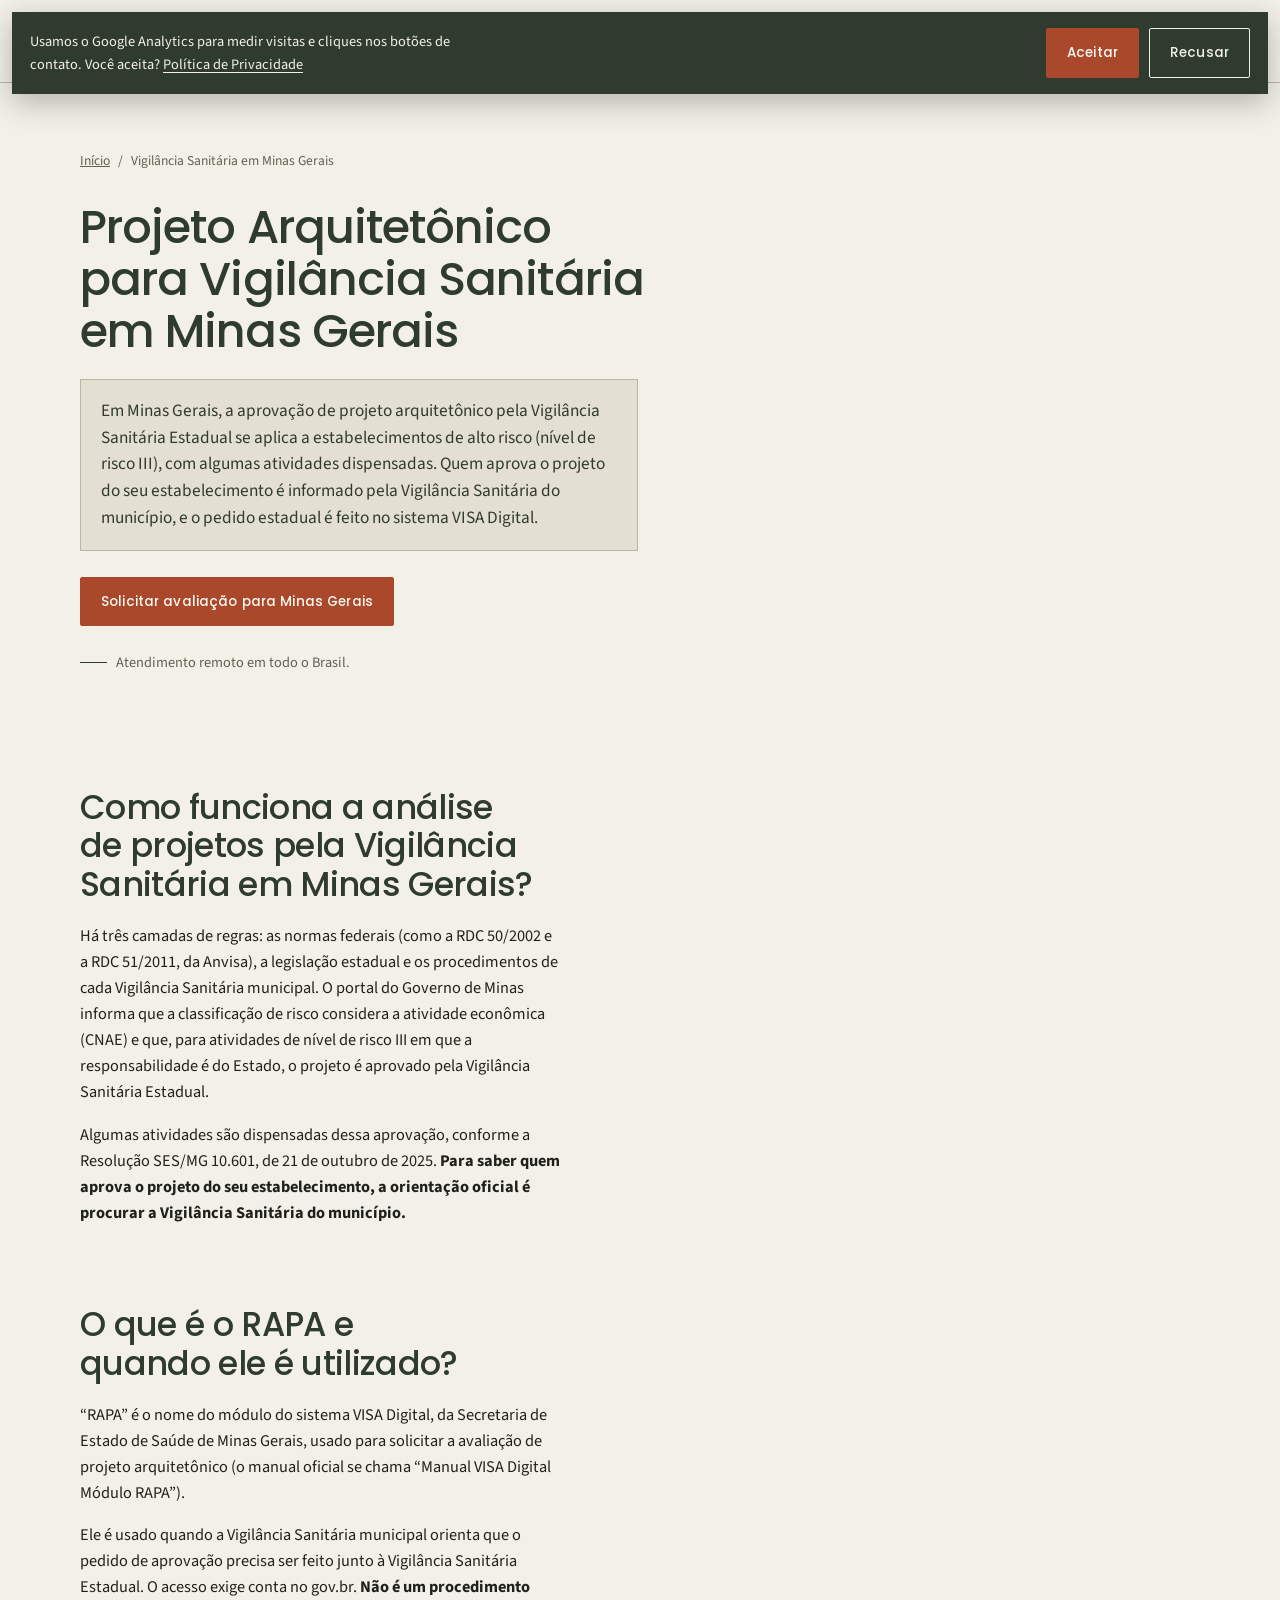
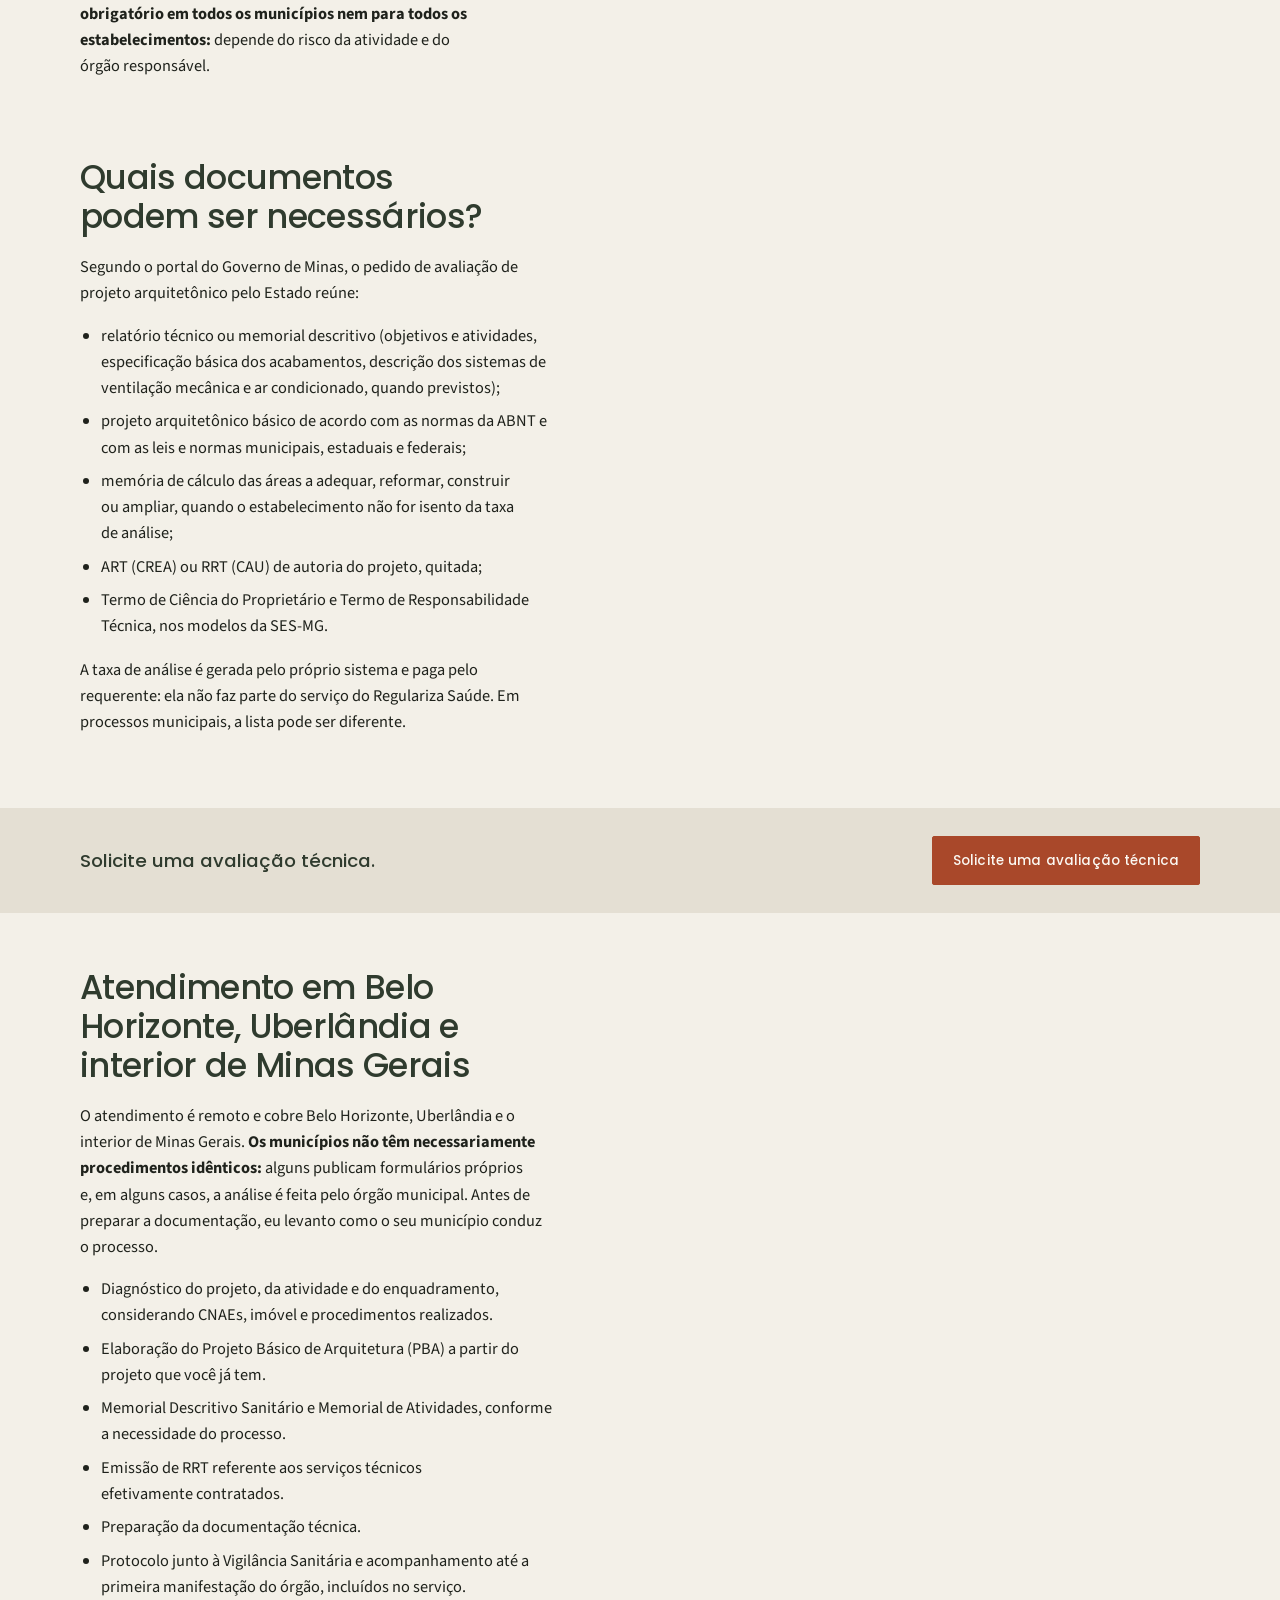
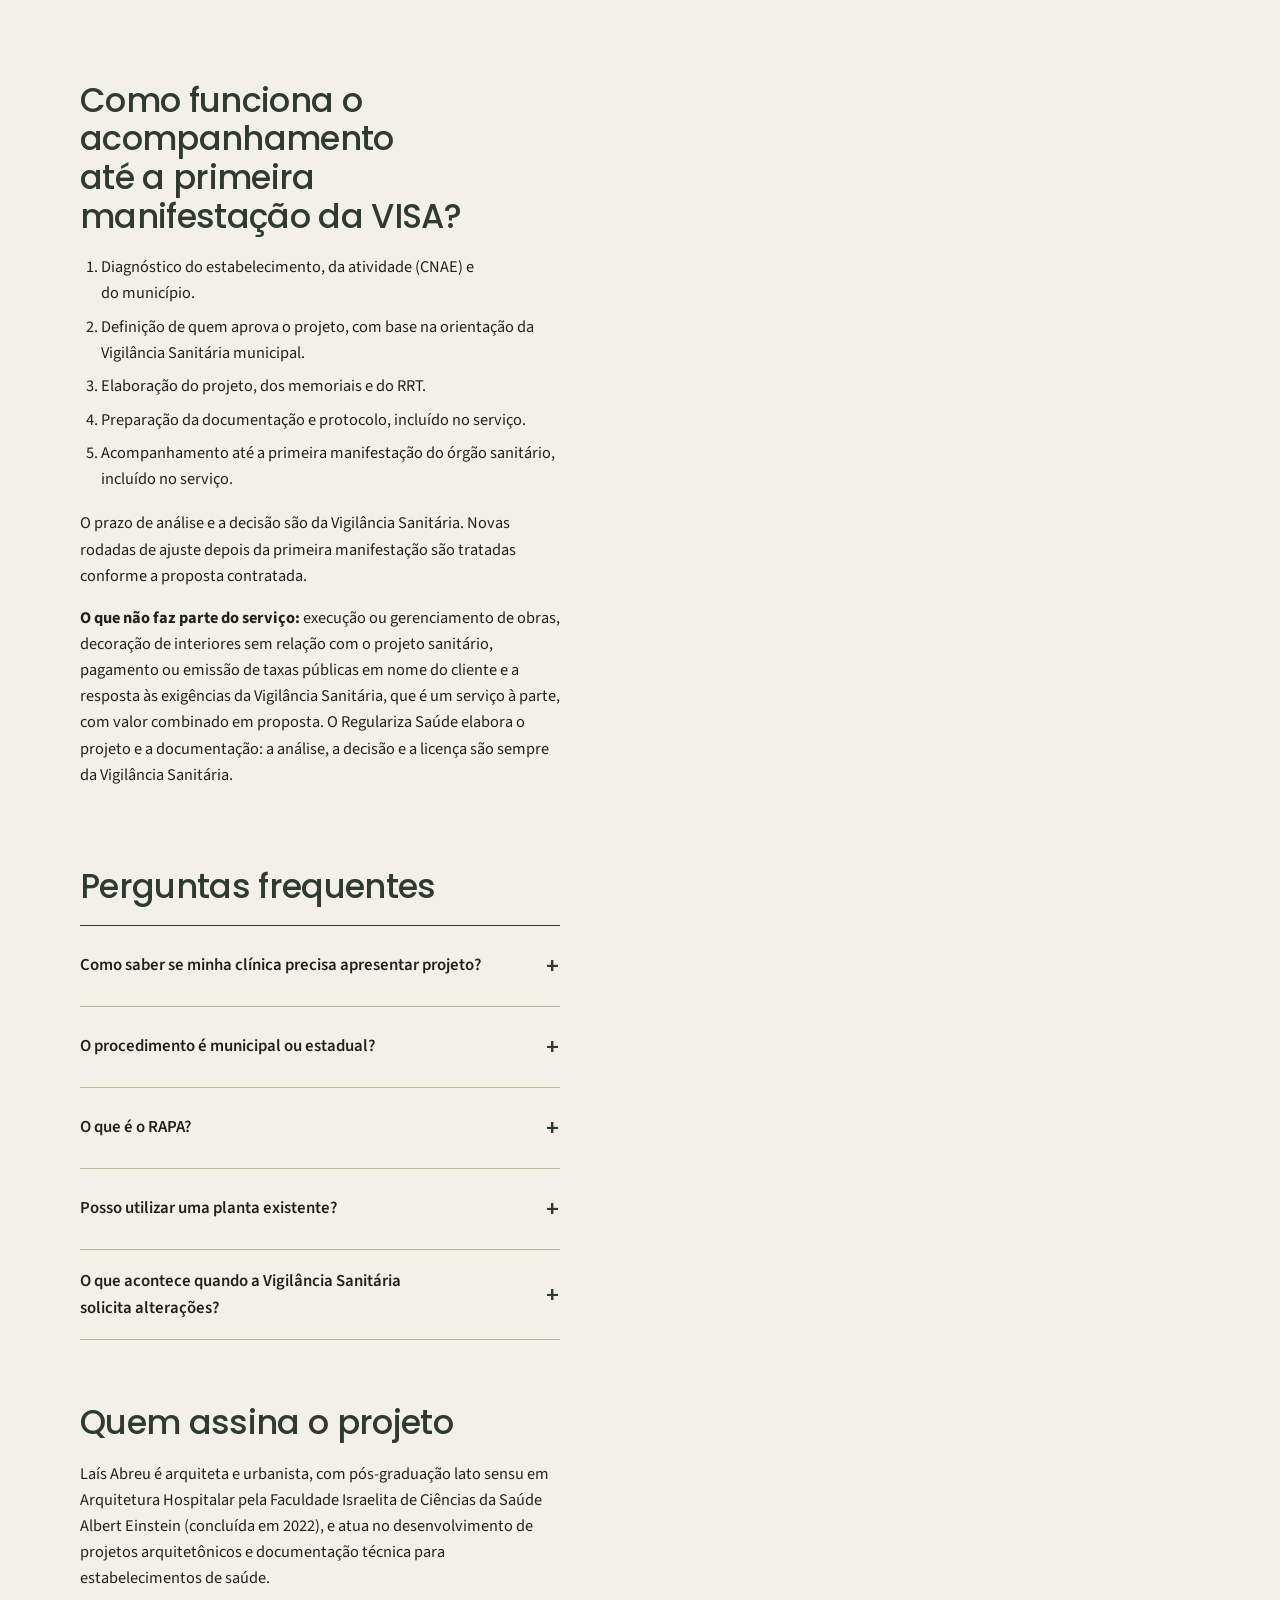
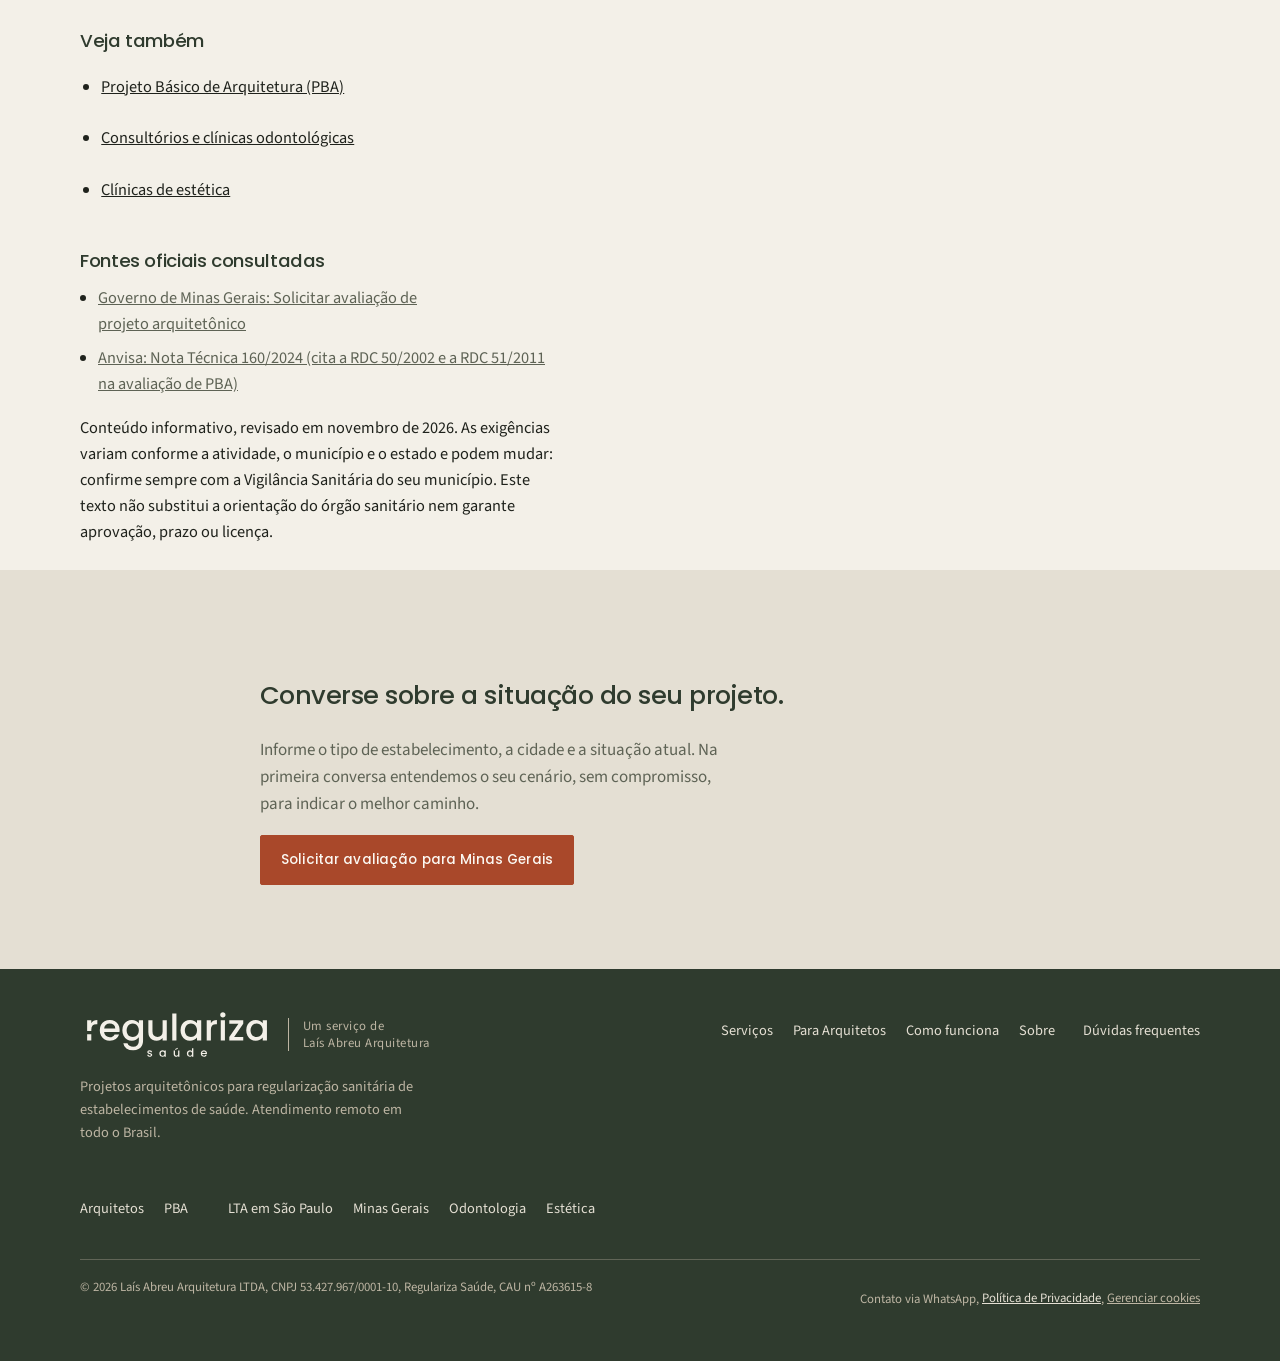
<file: projeto-arquitetonico-vigilancia-sanitaria-mg/index.html>
<!doctype html>
<html lang="pt-BR" data-page="mg">
<head>
  <meta charset="utf-8"><meta name="viewport" content="width=device-width, initial-scale=1">
  <title>Projeto para Vigilância Sanitária em MG | Regulariza Saúde</title>
  <meta name="description" content="Elaboração de projetos arquitetônicos e documentação para Vigilância Sanitária em Minas Gerais. Atendimento técnico para clínicas e consultórios.">
  <link rel="canonical" href="https://regularizasaudearq.com.br/projeto-arquitetonico-vigilancia-sanitaria-mg/">
  <meta name="robots" content="index,follow,max-image-preview:large">
  <meta name="theme-color" content="#F3F0E8">
  <meta name="author" content="Laís Abreu Arquitetura">
  <meta property="og:locale" content="pt_BR"><meta property="og:type" content="website">
  <meta property="og:title" content="Projeto para Vigilância Sanitária em MG | Regulariza Saúde"><meta property="og:description" content="Elaboração de projetos arquitetônicos e documentação para Vigilância Sanitária em Minas Gerais. Atendimento técnico para clínicas e consultórios.">
  <meta property="og:url" content="https://regularizasaudearq.com.br/projeto-arquitetonico-vigilancia-sanitaria-mg/"><meta property="og:site_name" content="Regulariza Saúde ARQ">
  <meta property="og:image" content="https://regularizasaudearq.com.br/assets/og-image.png"><meta property="og:image:width" content="1200"><meta property="og:image:height" content="630">
  <meta property="og:image:alt" content="Regulariza Saúde — arquitetura que viabiliza a saúde">
  <meta name="twitter:card" content="summary_large_image">
  <link rel="icon" href="/favicon.svg" type="image/svg+xml"><link rel="icon" href="/favicon.ico" sizes="48x48">
  <link rel="preload" href="/assets/fonts/poppins-latin-500-normal.woff2" as="font" type="font/woff2" crossorigin>
  <link rel="preload" href="/assets/fonts/source-sans-3-latin-wght-normal.woff2" as="font" type="font/woff2" crossorigin>
  <link rel="stylesheet" href="/assets/css/style.css">
  <script type="application/ld+json">{"@context":"https://schema.org","@graph":[{"@type":"WebPage","@id":"https://regularizasaudearq.com.br/projeto-arquitetonico-vigilancia-sanitaria-mg/#pagina","url":"https://regularizasaudearq.com.br/projeto-arquitetonico-vigilancia-sanitaria-mg/","name":"Projeto para Vigilância Sanitária em MG | Regulariza Saúde","description":"Elaboração de projetos arquitetônicos e documentação para Vigilância Sanitária em Minas Gerais. Atendimento técnico para clínicas e consultórios.","inLanguage":"pt-BR","isPartOf":{"@id":"https://regularizasaudearq.com.br/#negocio"},"about":{"@id":"https://regularizasaudearq.com.br/projeto-arquitetonico-vigilancia-sanitaria-mg/#servico"}},{"@type":"BreadcrumbList","@id":"https://regularizasaudearq.com.br/projeto-arquitetonico-vigilancia-sanitaria-mg/#trilha","itemListElement":[{"@type":"ListItem","position":1,"name":"Início","item":"https://regularizasaudearq.com.br/"},{"@type":"ListItem","position":2,"name":"Vigilância Sanitária em Minas Gerais","item":"https://regularizasaudearq.com.br/projeto-arquitetonico-vigilancia-sanitaria-mg/"}]},{"@type":"Service","@id":"https://regularizasaudearq.com.br/projeto-arquitetonico-vigilancia-sanitaria-mg/#servico","name":"Projeto arquitetônico e documentação para Vigilância Sanitária em Minas Gerais","description":"Elaboração de projeto arquitetônico, memoriais e documentação técnica para a Vigilância Sanitária em Minas Gerais.","url":"https://regularizasaudearq.com.br/projeto-arquitetonico-vigilancia-sanitaria-mg/","provider":{"@id":"https://regularizasaudearq.com.br/#negocio"},"areaServed":{"@type":"Country","name":"Brasil"}},{"@type":"FAQPage","@id":"https://regularizasaudearq.com.br/projeto-arquitetonico-vigilancia-sanitaria-mg/#faq","mainEntity":[{"@type":"Question","name":"Como saber se minha clínica precisa apresentar projeto?","acceptedAnswer":{"@type":"Answer","text":"Pela classificação de risco da atividade (que considera o CNAE) e pela orientação da Vigilância Sanitária do seu município. A aprovação estadual de projeto se aplica a atividades de alto risco, com algumas dispensadas. Eu faço esse diagnóstico para o seu caso."}},{"@type":"Question","name":"O procedimento é municipal ou estadual?","acceptedAnswer":{"@type":"Answer","text":"Pode ser os dois. A Vigilância Sanitária municipal orienta se o pedido deve ir ao Estado; quando vai, é feito no VISA Digital. A inspeção e outras etapas do licenciamento podem permanecer com o município."}},{"@type":"Question","name":"O que é o RAPA?","acceptedAnswer":{"@type":"Answer","text":"É o módulo do sistema VISA Digital, da Secretaria de Estado de Saúde de Minas Gerais, para solicitar a avaliação de projeto arquitetônico. Não se aplica a todos os estabelecimentos nem a todos os municípios."}},{"@type":"Question","name":"Posso utilizar uma planta existente?","acceptedAnswer":{"@type":"Answer","text":"Em muitos casos ela é o ponto de partida, desde que represente o imóvel como ele é. O pedido exige projeto arquitetônico básico de acordo com as normas da ABNT e o memorial descritivo. Verificamos se a planta existente serve ou precisa ser refeita."}},{"@type":"Question","name":"O que acontece quando a Vigilância Sanitária solicita alterações?","acceptedAnswer":{"@type":"Answer","text":"O órgão pode pedir ajustes no projeto ou na documentação. O acompanhamento até a primeira manifestação está incluído no serviço. Responder às exigências é um serviço à parte, com valor combinado em proposta."}}]}]}</script>
</head>
<body>
<a class="skip-link" href="#conteudo">Pular para o conteúdo</a>
<header class="topbar"><div class="wrap nav"><a class="brand" href="/" aria-label="Regulariza Saúde — um serviço de Laís Abreu Arquitetura, início"><img class="brand-logo" src="/assets/logo/regulariza-saude-verde.svg" alt="" width="164" height="44"><span class="brand-by">Um serviço de<br>Laís Abreu Arquitetura</span></a><button class="menu-toggle" id="menuToggle" aria-expanded="false" aria-controls="navlinks" aria-label="Abrir menu">☰ Menu</button><nav class="navlinks" id="navlinks" aria-label="Navegação principal"><a href="/#servicos">Serviços</a><a href="/parceria-tecnica-para-arquitetos/">Para Arquitetos</a><a href="/#processo">Como funciona</a><a href="/#sobre">Sobre</a><a href="/#faq">Dúvidas frequentes</a><a class="btn btn-primary mobile-cta" href="#contato">Solicitar avaliação</a></nav><a class="btn btn-primary whatsapp-link-header whatsapp-link" href="https://wa.me/5537998287505?text=Ol%C3%A1%21%20Tenho%20um%20estabelecimento%20de%20sa%C3%BAde%20em%20Minas%20Gerais%20e%20preciso%20de%20orienta%C3%A7%C3%A3o%20sobre%20projeto%20arquitet%C3%B4nico%20e%20documenta%C3%A7%C3%A3o%20para%20Vigil%C3%A2ncia%20Sanit%C3%A1ria.%20Gostaria%20de%20avaliar%20meu%20caso." data-message="Olá! Tenho um estabelecimento de saúde em Minas Gerais e preciso de orientação sobre projeto arquitetônico e documentação para Vigilância Sanitária. Gostaria de avaliar meu caso." data-track="click_cta_mg" data-cta-location="cabecalho" target="_blank" rel="noopener noreferrer">Solicitar avaliação</a></div></header>
<main id="conteudo">
<section class="page-hero"><div class="wrap">
<nav class="crumbs" aria-label="Você está em"><ol><li><a href="/">Início</a></li><li aria-current="page">Vigilância Sanitária em Minas Gerais</li></ol></nav>
<h1 class="serif">Projeto Arquitetônico para Vigilância Sanitária em Minas Gerais</h1>
<p class="nugget">Em Minas Gerais, a aprovação de projeto arquitetônico pela Vigilância Sanitária Estadual se aplica a estabelecimentos de alto risco (nível de risco III), com algumas atividades dispensadas. Quem aprova o projeto do seu estabelecimento é informado pela Vigilância Sanitária do município, e o pedido estadual é feito no sistema VISA Digital.</p>
<div class="hero-actions"><a class="btn btn-accent whatsapp-link" href="https://wa.me/5537998287505?text=Ol%C3%A1%21%20Tenho%20um%20estabelecimento%20de%20sa%C3%BAde%20em%20Minas%20Gerais%20e%20preciso%20de%20orienta%C3%A7%C3%A3o%20sobre%20projeto%20arquitet%C3%B4nico%20e%20documenta%C3%A7%C3%A3o%20para%20Vigil%C3%A2ncia%20Sanit%C3%A1ria.%20Gostaria%20de%20avaliar%20meu%20caso." data-message="Olá! Tenho um estabelecimento de saúde em Minas Gerais e preciso de orientação sobre projeto arquitetônico e documentação para Vigilância Sanitária. Gostaria de avaliar meu caso." data-track="click_cta_mg" data-cta-location="topo" target="_blank" rel="noopener noreferrer">Solicitar avaliação para Minas Gerais</a></div>
<p class="micro-note">Atendimento remoto em todo o Brasil.</p>
</div></section>
<section class="section prose-section"><div class="wrap"><div class="prose"><h2 class="serif">Como funciona a análise de projetos pela Vigilância Sanitária em Minas Gerais?</h2><p>Há três camadas de regras: as normas federais (como a RDC 50/2002 e a RDC 51/2011, da Anvisa), a legislação estadual e os procedimentos de cada Vigilância Sanitária municipal. O portal do Governo de Minas informa que a classificação de risco considera a atividade econômica (CNAE) e que, para atividades de nível de risco III em que a responsabilidade é do Estado, o projeto é aprovado pela Vigilância Sanitária Estadual.</p><p>Algumas atividades são dispensadas dessa aprovação, conforme a Resolução SES/MG 10.601, de 21 de outubro de 2025. <strong>Para saber quem aprova o projeto do seu estabelecimento, a orientação oficial é procurar a Vigilância Sanitária do município.</strong></p></div></div></section><section class="section prose-section"><div class="wrap"><div class="prose"><h2 class="serif">O que é o RAPA e quando ele é utilizado?</h2><p>“RAPA” é o nome do módulo do sistema VISA Digital, da Secretaria de Estado de Saúde de Minas Gerais, usado para solicitar a avaliação de projeto arquitetônico (o manual oficial se chama “Manual VISA Digital Módulo RAPA”).</p><p>Ele é usado quando a Vigilância Sanitária municipal orienta que o pedido de aprovação precisa ser feito junto à Vigilância Sanitária Estadual. O acesso exige conta no gov.br. <strong>Não é um procedimento obrigatório em todos os municípios nem para todos os estabelecimentos:</strong> depende do risco da atividade e do órgão responsável.</p></div></div></section><section class="section prose-section"><div class="wrap"><div class="prose"><h2 class="serif">Quais documentos podem ser necessários?</h2><p>Segundo o portal do Governo de Minas, o pedido de avaliação de projeto arquitetônico pelo Estado reúne:</p><ul><li>relatório técnico ou memorial descritivo (objetivos e atividades, especificação básica dos acabamentos, descrição dos sistemas de ventilação mecânica e ar condicionado, quando previstos);</li><li>projeto arquitetônico básico de acordo com as normas da ABNT e com as leis e normas municipais, estaduais e federais;</li><li>memória de cálculo das áreas a adequar, reformar, construir ou ampliar, quando o estabelecimento não for isento da taxa de análise;</li><li>ART (CREA) ou RRT (CAU) de autoria do projeto, quitada;</li><li>Termo de Ciência do Proprietário e Termo de Responsabilidade Técnica, nos modelos da SES-MG.</li></ul><p>A taxa de análise é gerada pelo próprio sistema e paga pelo requerente: ela não faz parte do serviço do Regulariza Saúde. Em processos municipais, a lista pode ser diferente.</p></div></div></section><section class="cta-band"><div class="wrap"><p class="cta-band-text">Solicite uma avaliação técnica.</p><a class="btn btn-accent whatsapp-link" href="https://wa.me/5537998287505?text=Ol%C3%A1%21%20Tenho%20um%20estabelecimento%20de%20sa%C3%BAde%20em%20Minas%20Gerais%20e%20preciso%20de%20orienta%C3%A7%C3%A3o%20sobre%20projeto%20arquitet%C3%B4nico%20e%20documenta%C3%A7%C3%A3o%20para%20Vigil%C3%A2ncia%20Sanit%C3%A1ria.%20Gostaria%20de%20avaliar%20meu%20caso." data-message="Olá! Tenho um estabelecimento de saúde em Minas Gerais e preciso de orientação sobre projeto arquitetônico e documentação para Vigilância Sanitária. Gostaria de avaliar meu caso." data-track="click_cta_mg" data-cta-location="meio" target="_blank" rel="noopener noreferrer">Solicite uma avaliação técnica</a></div></section><section class="section prose-section"><div class="wrap"><div class="prose"><h2 class="serif">Atendimento em Belo Horizonte, Uberlândia e interior de Minas Gerais</h2><p>O atendimento é remoto e cobre Belo Horizonte, Uberlândia e o interior de Minas Gerais. <strong>Os municípios não têm necessariamente procedimentos idênticos:</strong> alguns publicam formulários próprios e, em alguns casos, a análise é feita pelo órgão municipal. Antes de preparar a documentação, eu levanto como o seu município conduz o processo.</p><ul><li>Diagnóstico do projeto, da atividade e do enquadramento, considerando CNAEs, imóvel e procedimentos realizados.</li><li>Elaboração do Projeto Básico de Arquitetura (PBA) a partir do projeto que você já tem.</li><li>Memorial Descritivo Sanitário e Memorial de Atividades, conforme a necessidade do processo.</li><li>Emissão de RRT referente aos serviços técnicos efetivamente contratados.</li><li>Preparação da documentação técnica.</li><li>Protocolo junto à Vigilância Sanitária e acompanhamento até a primeira manifestação do órgão, incluídos no serviço.</li></ul></div></div></section><section class="section prose-section"><div class="wrap"><div class="prose"><h2 class="serif">Como funciona o acompanhamento até a primeira manifestação da VISA?</h2><ol><li>Diagnóstico do estabelecimento, da atividade (CNAE) e do município.</li><li>Definição de quem aprova o projeto, com base na orientação da Vigilância Sanitária municipal.</li><li>Elaboração do projeto, dos memoriais e do RRT.</li><li>Preparação da documentação e protocolo, incluído no serviço.</li><li>Acompanhamento até a primeira manifestação do órgão sanitário, incluído no serviço.</li></ol><p>O prazo de análise e a decisão são da Vigilância Sanitária. Novas rodadas de ajuste depois da primeira manifestação são tratadas conforme a proposta contratada.</p><p><strong>O que não faz parte do serviço:</strong> execução ou gerenciamento de obras, decoração de interiores sem relação com o projeto sanitário, pagamento ou emissão de taxas públicas em nome do cliente e a resposta às exigências da Vigilância Sanitária, que é um serviço à parte, com valor combinado em proposta. O Regulariza Saúde elabora o projeto e a documentação: a análise, a decisão e a licença são sempre da Vigilância Sanitária.</p></div></div></section>
<section class="section prose-section" id="faq"><div class="wrap"><div class="prose"><h2 class="serif">Perguntas frequentes</h2><div class="faq-list"><details><summary>Como saber se minha clínica precisa apresentar projeto?</summary><p>Pela classificação de risco da atividade (que considera o CNAE) e pela orientação da Vigilância Sanitária do seu município. A aprovação estadual de projeto se aplica a atividades de alto risco, com algumas dispensadas. Eu faço esse diagnóstico para o seu caso.</p></details><details><summary>O procedimento é municipal ou estadual?</summary><p>Pode ser os dois. A Vigilância Sanitária municipal orienta se o pedido deve ir ao Estado; quando vai, é feito no VISA Digital. A inspeção e outras etapas do licenciamento podem permanecer com o município.</p></details><details><summary>O que é o RAPA?</summary><p>É o módulo do sistema VISA Digital, da Secretaria de Estado de Saúde de Minas Gerais, para solicitar a avaliação de projeto arquitetônico. Não se aplica a todos os estabelecimentos nem a todos os municípios.</p></details><details><summary>Posso utilizar uma planta existente?</summary><p>Em muitos casos ela é o ponto de partida, desde que represente o imóvel como ele é. O pedido exige projeto arquitetônico básico de acordo com as normas da ABNT e o memorial descritivo. Verificamos se a planta existente serve ou precisa ser refeita.</p></details><details><summary>O que acontece quando a Vigilância Sanitária solicita alterações?</summary><p>O órgão pode pedir ajustes no projeto ou na documentação. O acompanhamento até a primeira manifestação está incluído no serviço. Responder às exigências é um serviço à parte, com valor combinado em proposta.</p></details></div></div></div></section>
<section class="section prose-section"><div class="wrap"><div class="prose"><h2 class="serif">Quem assina o projeto</h2><p>Laís Abreu é arquiteta e urbanista, com pós-graduação lato sensu em Arquitetura Hospitalar pela Faculdade Israelita de Ciências da Saúde Albert Einstein (concluída em 2022), e atua no desenvolvimento de projetos arquitetônicos e documentação técnica para estabelecimentos de saúde.</p><h3>Veja também</h3><ul class="related"><li><a href="/projeto-basico-de-arquitetura-pba/">Projeto Básico de Arquitetura (PBA)</a></li><li><a href="/projeto-vigilancia-sanitaria-consultorio-odontologico/">Consultórios e clínicas odontológicas</a></li><li><a href="/projeto-vigilancia-sanitaria-clinica-estetica/">Clínicas de estética</a></li></ul><h3>Fontes oficiais consultadas</h3><ul class="sources"><li><a href="https://www.mg.gov.br/servico/solicitar-avaliacao-de-projeto-arquitetonico" rel="noopener" target="_blank">Governo de Minas Gerais: Solicitar avaliação de projeto arquitetônico</a></li><li><a href="https://www.gov.br/anvisa/pt-br/assuntos/servicosdesaude/novo-pac-saude/notas-tecnicas/nota-tecnica-160-2024" rel="noopener" target="_blank">Anvisa: Nota Técnica 160/2024 (cita a RDC 50/2002 e a RDC 51/2011 na avaliação de PBA)</a></li></ul><p>Conteúdo informativo, revisado em novembro de 2026. As exigências variam conforme a atividade, o município e o estado e podem mudar: confirme sempre com a Vigilância Sanitária do seu município. Este texto não substitui a orientação do órgão sanitário nem garante aprovação, prazo ou licença.</p></div></div></section>
<section class="cta-section" id="contato"><div class="wrap cta-final"><h2 class="serif">Converse sobre a situação do seu projeto.</h2><p>Informe o tipo de estabelecimento, a cidade e a situação atual. Na primeira conversa entendemos o seu cenário, sem compromisso, para indicar o melhor caminho.</p><a class="btn btn-accent whatsapp-link" href="https://wa.me/5537998287505?text=Ol%C3%A1%21%20Tenho%20um%20estabelecimento%20de%20sa%C3%BAde%20em%20Minas%20Gerais%20e%20preciso%20de%20orienta%C3%A7%C3%A3o%20sobre%20projeto%20arquitet%C3%B4nico%20e%20documenta%C3%A7%C3%A3o%20para%20Vigil%C3%A2ncia%20Sanit%C3%A1ria.%20Gostaria%20de%20avaliar%20meu%20caso." data-message="Olá! Tenho um estabelecimento de saúde em Minas Gerais e preciso de orientação sobre projeto arquitetônico e documentação para Vigilância Sanitária. Gostaria de avaliar meu caso." data-track="click_cta_mg" data-cta-location="final" target="_blank" rel="noopener noreferrer">Solicitar avaliação para Minas Gerais</a></div></section>
</main>
<footer class="footer"><div class="wrap"><div class="footer-top"><div><a class="brand" href="/" aria-label="Regulariza Saúde — um serviço de Laís Abreu Arquitetura, início"><img class="brand-logo" src="/assets/logo/regulariza-saude-claro.svg" alt="" width="164" height="44" loading="lazy"><span class="brand-by">Um serviço de<br>Laís Abreu Arquitetura</span></a><p>Projetos arquitetônicos para regularização sanitária de estabelecimentos de saúde. Atendimento remoto em todo o Brasil.</p></div><nav class="footer-links" aria-label="Links do rodapé"><a href="/#servicos">Serviços</a><a href="/parceria-tecnica-para-arquitetos/">Para Arquitetos</a><a href="/#processo">Como funciona</a><a href="/#sobre">Sobre</a><a href="/#faq">Dúvidas frequentes</a></nav></div><nav class="footer-links footer-guides" aria-label="Guias"><a href="/parceria-tecnica-para-arquitetos/">Arquitetos</a><a href="/projeto-basico-de-arquitetura-pba/">PBA</a><a href="/laudo-tecnico-de-avaliacao-lta-sao-paulo/">LTA em São Paulo</a><a href="/projeto-arquitetonico-vigilancia-sanitaria-mg/">Minas Gerais</a><a href="/projeto-vigilancia-sanitaria-consultorio-odontologico/">Odontologia</a><a href="/projeto-vigilancia-sanitaria-clinica-estetica/">Estética</a></nav><div class="footer-bottom"><span>© <span id="year"></span> Laís Abreu Arquitetura LTDA, CNPJ 53.427.967/0001-10, Regulariza Saúde, CAU nº A263615-8</span><span>Contato via WhatsApp, <a href="/privacidade.html">Política de Privacidade</a>, <button type="button" class="link-btn" data-cookies>Gerenciar cookies</button></span></div></div></footer>
<a aria-label="Solicitar avaliação pelo WhatsApp" class="btn btn-primary floating-cta whatsapp-link" href="https://wa.me/5537998287505?text=Ol%C3%A1%21%20Tenho%20um%20estabelecimento%20de%20sa%C3%BAde%20em%20Minas%20Gerais%20e%20preciso%20de%20orienta%C3%A7%C3%A3o%20sobre%20projeto%20arquitet%C3%B4nico%20e%20documenta%C3%A7%C3%A3o%20para%20Vigil%C3%A2ncia%20Sanit%C3%A1ria.%20Gostaria%20de%20avaliar%20meu%20caso." data-message="Olá! Tenho um estabelecimento de saúde em Minas Gerais e preciso de orientação sobre projeto arquitetônico e documentação para Vigilância Sanitária. Gostaria de avaliar meu caso." data-track="click_cta_mg" data-cta-location="flutuante" target="_blank" rel="noopener noreferrer">Solicitar avaliação</a>
<script src="/assets/js/config.js"></script><script src="/assets/js/track.js"></script><script src="/assets/js/page.js"></script>
</body>
</html>
</file>
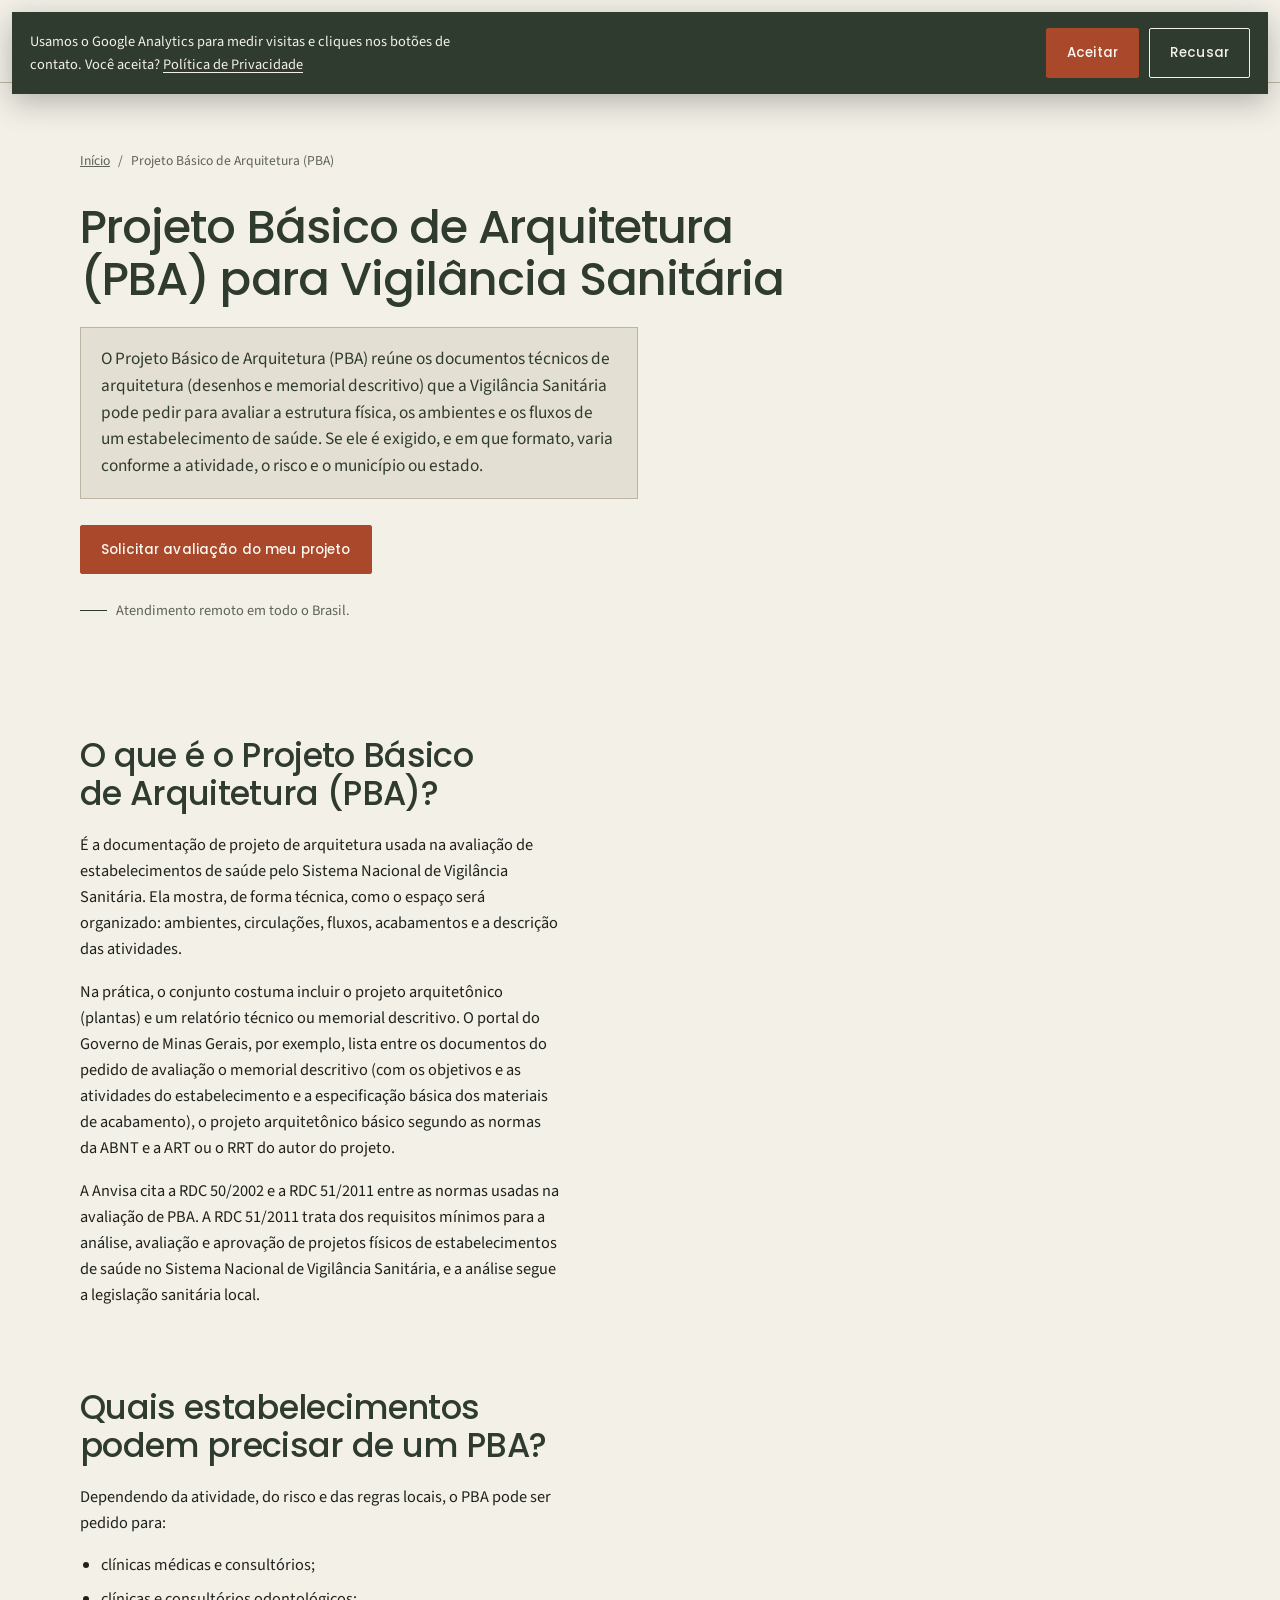
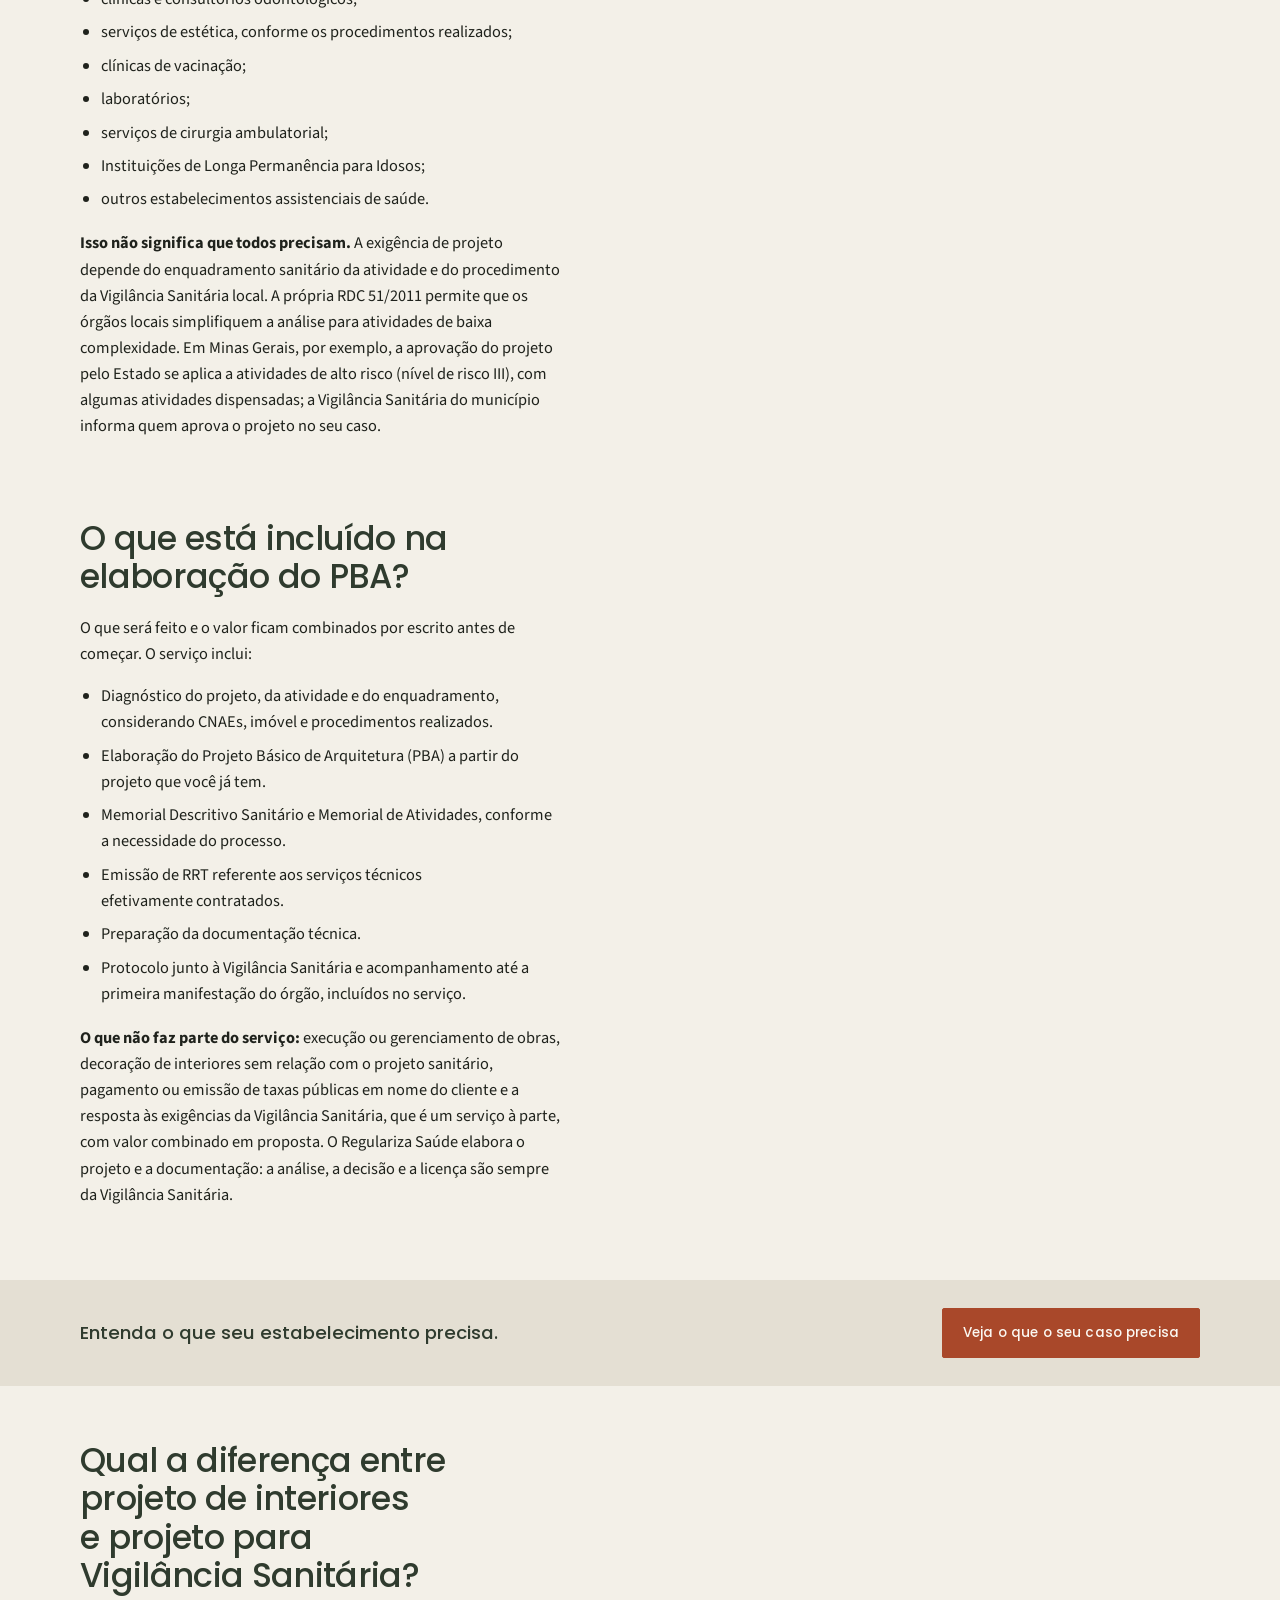
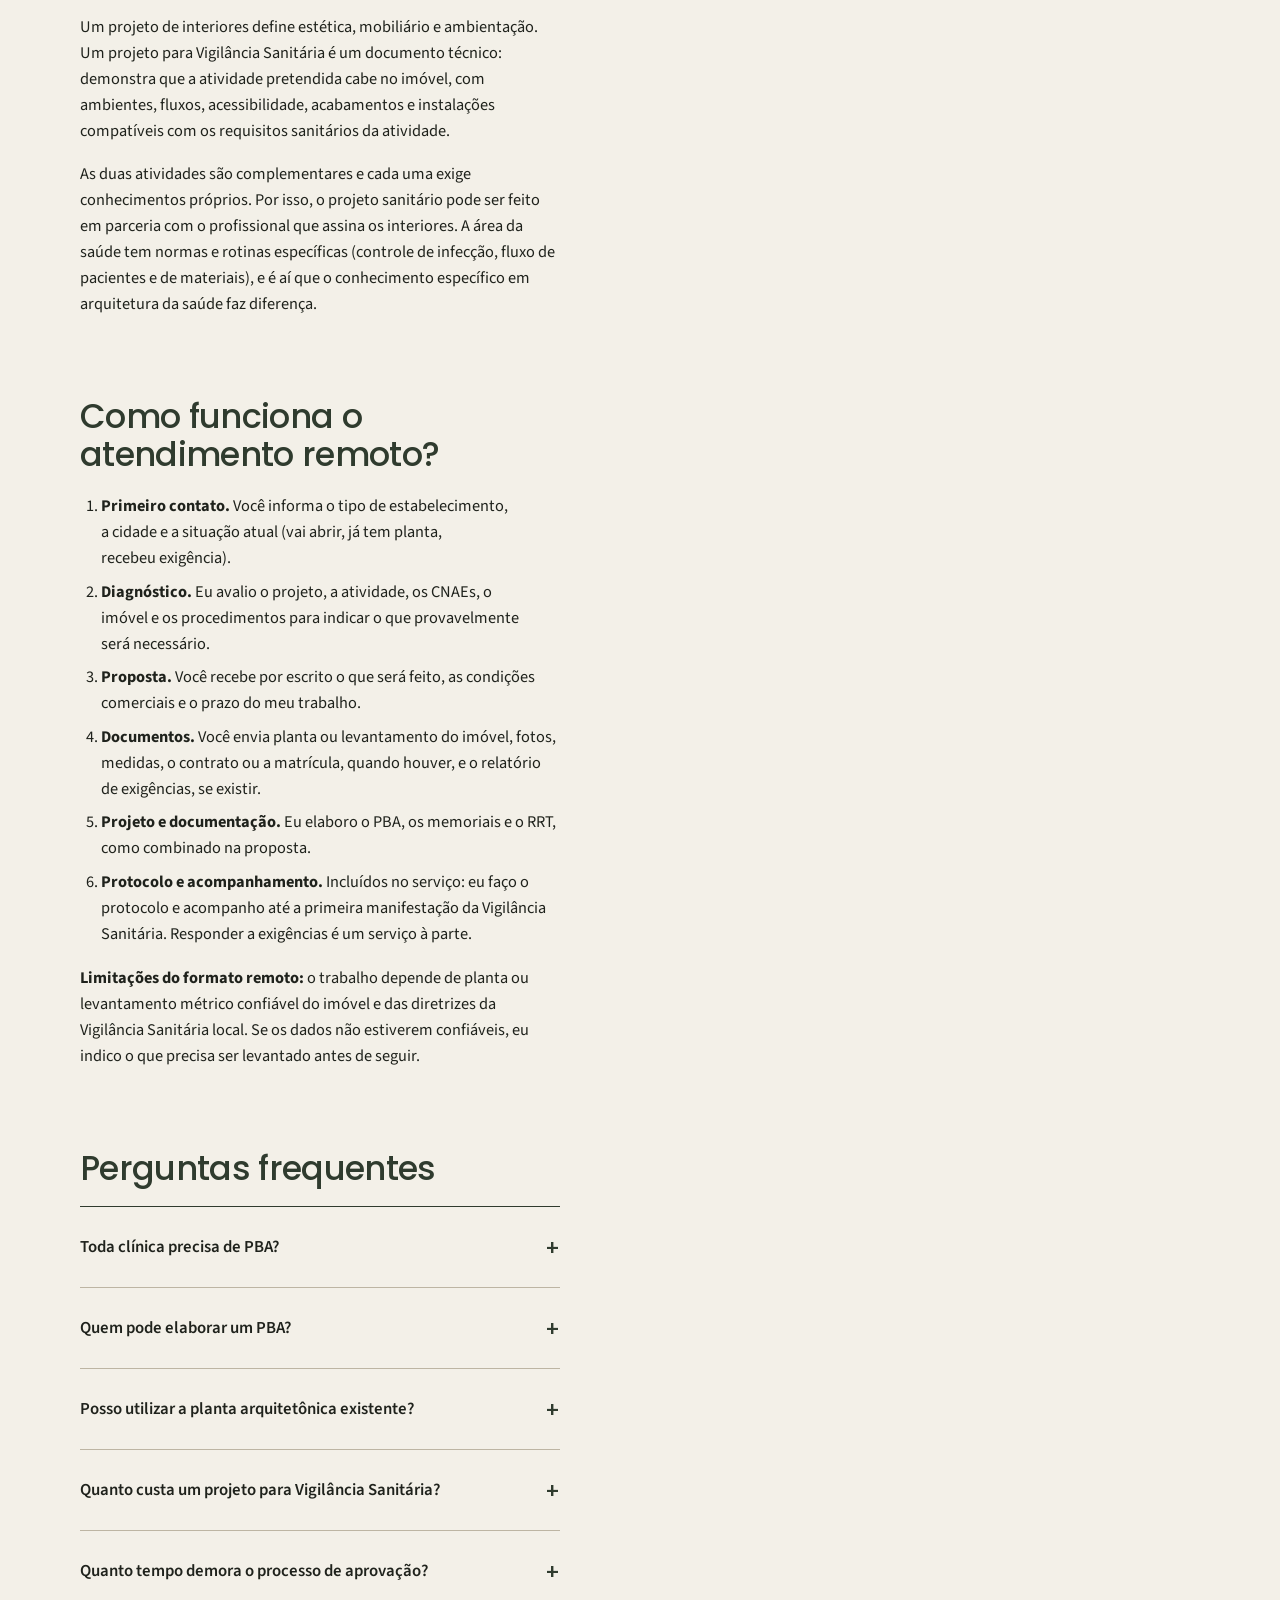
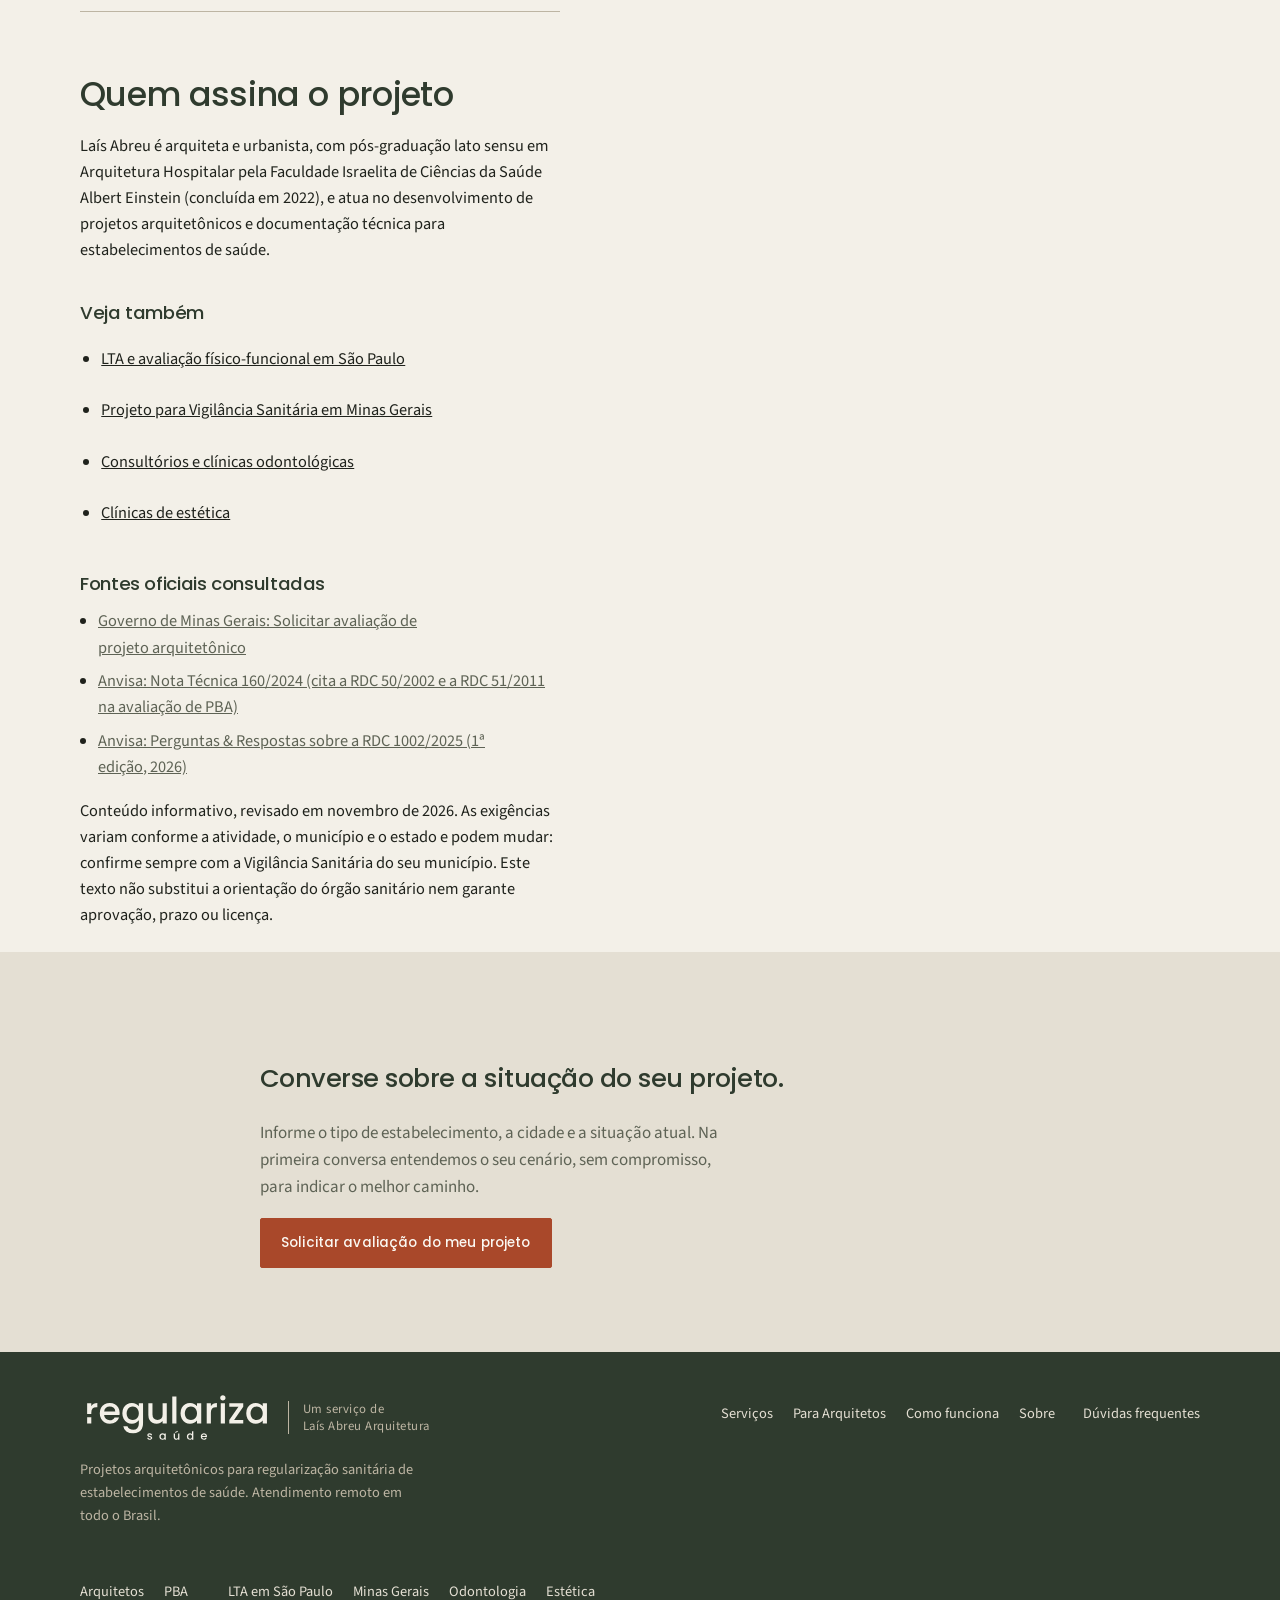
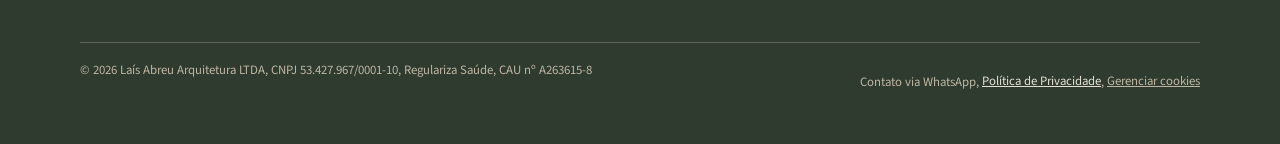
<file: projeto-basico-de-arquitetura-pba/index.html>
<!doctype html>
<html lang="pt-BR" data-page="pba">
<head>
  <meta charset="utf-8"><meta name="viewport" content="width=device-width, initial-scale=1">
  <title>Projeto Básico de Arquitetura (PBA) | Regulariza Saúde</title>
  <meta name="description" content="Elaboração de PBA, Memorial Descritivo Sanitário, RRT e documentação para Vigilância Sanitária de clínicas e consultórios. Solicite uma avaliação.">
  <link rel="canonical" href="https://regularizasaudearq.com.br/projeto-basico-de-arquitetura-pba/">
  <meta name="robots" content="index,follow,max-image-preview:large">
  <meta name="theme-color" content="#F3F0E8">
  <meta name="author" content="Laís Abreu Arquitetura">
  <meta property="og:locale" content="pt_BR"><meta property="og:type" content="website">
  <meta property="og:title" content="Projeto Básico de Arquitetura (PBA) | Regulariza Saúde"><meta property="og:description" content="Elaboração de PBA, Memorial Descritivo Sanitário, RRT e documentação para Vigilância Sanitária de clínicas e consultórios. Solicite uma avaliação.">
  <meta property="og:url" content="https://regularizasaudearq.com.br/projeto-basico-de-arquitetura-pba/"><meta property="og:site_name" content="Regulariza Saúde ARQ">
  <meta property="og:image" content="https://regularizasaudearq.com.br/assets/og-image.png"><meta property="og:image:width" content="1200"><meta property="og:image:height" content="630">
  <meta property="og:image:alt" content="Regulariza Saúde — arquitetura que viabiliza a saúde">
  <meta name="twitter:card" content="summary_large_image">
  <link rel="icon" href="/favicon.svg" type="image/svg+xml"><link rel="icon" href="/favicon.ico" sizes="48x48">
  <link rel="preload" href="/assets/fonts/poppins-latin-500-normal.woff2" as="font" type="font/woff2" crossorigin>
  <link rel="preload" href="/assets/fonts/source-sans-3-latin-wght-normal.woff2" as="font" type="font/woff2" crossorigin>
  <link rel="stylesheet" href="/assets/css/style.css">
  <script type="application/ld+json">{"@context":"https://schema.org","@graph":[{"@type":"WebPage","@id":"https://regularizasaudearq.com.br/projeto-basico-de-arquitetura-pba/#pagina","url":"https://regularizasaudearq.com.br/projeto-basico-de-arquitetura-pba/","name":"Projeto Básico de Arquitetura (PBA) | Regulariza Saúde","description":"Elaboração de PBA, Memorial Descritivo Sanitário, RRT e documentação para Vigilância Sanitária de clínicas e consultórios. Solicite uma avaliação.","inLanguage":"pt-BR","isPartOf":{"@id":"https://regularizasaudearq.com.br/#negocio"},"about":{"@id":"https://regularizasaudearq.com.br/projeto-basico-de-arquitetura-pba/#servico"}},{"@type":"BreadcrumbList","@id":"https://regularizasaudearq.com.br/projeto-basico-de-arquitetura-pba/#trilha","itemListElement":[{"@type":"ListItem","position":1,"name":"Início","item":"https://regularizasaudearq.com.br/"},{"@type":"ListItem","position":2,"name":"Projeto Básico de Arquitetura (PBA)","item":"https://regularizasaudearq.com.br/projeto-basico-de-arquitetura-pba/"}]},{"@type":"Service","@id":"https://regularizasaudearq.com.br/projeto-basico-de-arquitetura-pba/#servico","name":"Projeto Básico de Arquitetura (PBA) para Vigilância Sanitária","description":"Elaboração ou adequação do Projeto Básico de Arquitetura, memoriais descritivos e documentação técnica para avaliação pela Vigilância Sanitária.","url":"https://regularizasaudearq.com.br/projeto-basico-de-arquitetura-pba/","provider":{"@id":"https://regularizasaudearq.com.br/#negocio"},"areaServed":{"@type":"Country","name":"Brasil"}},{"@type":"FAQPage","@id":"https://regularizasaudearq.com.br/projeto-basico-de-arquitetura-pba/#faq","mainEntity":[{"@type":"Question","name":"Toda clínica precisa de PBA?","acceptedAnswer":{"@type":"Answer","text":"Não necessariamente. A exigência depende do enquadramento da atividade (que considera o CNAE e os procedimentos realizados) e das regras da Vigilância Sanitária do município ou do estado. Por isso o primeiro passo é o diagnóstico do seu caso."}},{"@type":"Question","name":"Quem pode elaborar um PBA?","acceptedAnswer":{"@type":"Answer","text":"É um projeto de arquitetura e engenharia, que deve ser assinado por profissional habilitado, com a responsabilidade técnica registrada em RRT (arquitetos, no CAU) ou ART (engenheiros, no CREA). Os órgãos de Minas Gerais e de São Paulo (capital) pedem esse registro. Confirme sempre a exigência da Vigilância Sanitária local."}},{"@type":"Question","name":"Posso utilizar a planta arquitetônica existente?","acceptedAnswer":{"@type":"Answer","text":"Em muitos casos a planta existente é o ponto de partida, mas ela precisa representar o imóvel como ele é e permitir mostrar os ambientes, fluxos e acabamentos que a análise sanitária considera. No diagnóstico eu verifico se ela serve como base ou se será preciso levantar o imóvel novamente."}},{"@type":"Question","name":"Quanto custa um projeto para Vigilância Sanitária?","acceptedAnswer":{"@type":"Answer","text":"Não existe valor único. O custo depende da área, da atividade e dos procedimentos, do estado da documentação, de quais serviços serão contratados (diagnóstico, PBA, resposta a exigências) e do município ou estado. Você recebe uma proposta por escrito depois do diagnóstico do caso. O valor do diagnóstico pode ser abatido se você contratar o PBA. Taxas públicas, quando existirem, são separadas e pagas pelo próprio cliente."}},{"@type":"Question","name":"Quanto tempo demora o processo de aprovação?","acceptedAnswer":{"@type":"Answer","text":"São dois prazos distintos. O prazo de elaboração do projeto é combinado na proposta. O prazo de análise e a decisão pertencem à Vigilância Sanitária e variam por órgão. Nenhum profissional pode garantir aprovação, prazo de análise ou licença."}}]}]}</script>
</head>
<body>
<a class="skip-link" href="#conteudo">Pular para o conteúdo</a>
<header class="topbar"><div class="wrap nav"><a class="brand" href="/" aria-label="Regulariza Saúde — um serviço de Laís Abreu Arquitetura, início"><img class="brand-logo" src="/assets/logo/regulariza-saude-verde.svg" alt="" width="164" height="44"><span class="brand-by">Um serviço de<br>Laís Abreu Arquitetura</span></a><button class="menu-toggle" id="menuToggle" aria-expanded="false" aria-controls="navlinks" aria-label="Abrir menu">☰ Menu</button><nav class="navlinks" id="navlinks" aria-label="Navegação principal"><a href="/#servicos">Serviços</a><a href="/parceria-tecnica-para-arquitetos/">Para Arquitetos</a><a href="/#processo">Como funciona</a><a href="/#sobre">Sobre</a><a href="/#faq">Dúvidas frequentes</a><a class="btn btn-primary mobile-cta" href="#contato">Solicitar avaliação</a></nav><a class="btn btn-primary whatsapp-link-header whatsapp-link" href="https://wa.me/5537998287505?text=Ol%C3%A1%21%20Gostaria%20de%20uma%20avalia%C3%A7%C3%A3o%20e%20or%C3%A7amento%20para%20elabora%C3%A7%C3%A3o%20de%20Projeto%20B%C3%A1sico%20de%20Arquitetura%20%28PBA%29%20para%20Vigil%C3%A2ncia%20Sanit%C3%A1ria.%0A%0ACidade%2FUF%3A%20" data-message="Olá! Gostaria de uma avaliação e orçamento para elaboração de Projeto Básico de Arquitetura (PBA) para Vigilância Sanitária.

Cidade/UF: " data-track="click_cta_pba" data-cta-location="cabecalho" target="_blank" rel="noopener noreferrer">Solicitar avaliação</a></div></header>
<main id="conteudo">
<section class="page-hero"><div class="wrap">
<nav class="crumbs" aria-label="Você está em"><ol><li><a href="/">Início</a></li><li aria-current="page">Projeto Básico de Arquitetura (PBA)</li></ol></nav>
<h1 class="serif">Projeto Básico de Arquitetura (PBA) para Vigilância Sanitária</h1>
<p class="nugget">O Projeto Básico de Arquitetura (PBA) reúne os documentos técnicos de arquitetura (desenhos e memorial descritivo) que a Vigilância Sanitária pode pedir para avaliar a estrutura física, os ambientes e os fluxos de um estabelecimento de saúde. Se ele é exigido, e em que formato, varia conforme a atividade, o risco e o município ou estado.</p>
<div class="hero-actions"><a class="btn btn-accent whatsapp-link" href="https://wa.me/5537998287505?text=Ol%C3%A1%21%20Gostaria%20de%20uma%20avalia%C3%A7%C3%A3o%20e%20or%C3%A7amento%20para%20elabora%C3%A7%C3%A3o%20de%20Projeto%20B%C3%A1sico%20de%20Arquitetura%20%28PBA%29%20para%20Vigil%C3%A2ncia%20Sanit%C3%A1ria.%0A%0ACidade%2FUF%3A%20" data-message="Olá! Gostaria de uma avaliação e orçamento para elaboração de Projeto Básico de Arquitetura (PBA) para Vigilância Sanitária.

Cidade/UF: " data-track="click_cta_pba" data-cta-location="topo" target="_blank" rel="noopener noreferrer">Solicitar avaliação do meu projeto</a></div>
<p class="micro-note">Atendimento remoto em todo o Brasil.</p>
</div></section>
<section class="section prose-section"><div class="wrap"><div class="prose"><h2 class="serif">O que é o Projeto Básico de Arquitetura (PBA)?</h2><p>É a documentação de projeto de arquitetura usada na avaliação de estabelecimentos de saúde pelo Sistema Nacional de Vigilância Sanitária. Ela mostra, de forma técnica, como o espaço será organizado: ambientes, circulações, fluxos, acabamentos e a descrição das atividades.</p><p>Na prática, o conjunto costuma incluir o projeto arquitetônico (plantas) e um relatório técnico ou memorial descritivo. O portal do Governo de Minas Gerais, por exemplo, lista entre os documentos do pedido de avaliação o memorial descritivo (com os objetivos e as atividades do estabelecimento e a especificação básica dos materiais de acabamento), o projeto arquitetônico básico segundo as normas da ABNT e a ART ou o RRT do autor do projeto.</p><p>A Anvisa cita a RDC 50/2002 e a RDC 51/2011 entre as normas usadas na avaliação de PBA. A RDC 51/2011 trata dos requisitos mínimos para a análise, avaliação e aprovação de projetos físicos de estabelecimentos de saúde no Sistema Nacional de Vigilância Sanitária, e a análise segue a legislação sanitária local.</p></div></div></section><section class="section prose-section"><div class="wrap"><div class="prose"><h2 class="serif">Quais estabelecimentos podem precisar de um PBA?</h2><p>Dependendo da atividade, do risco e das regras locais, o PBA pode ser pedido para:</p><ul><li>clínicas médicas e consultórios;</li><li>clínicas e consultórios odontológicos;</li><li>serviços de estética, conforme os procedimentos realizados;</li><li>clínicas de vacinação;</li><li>laboratórios;</li><li>serviços de cirurgia ambulatorial;</li><li>Instituições de Longa Permanência para Idosos;</li><li>outros estabelecimentos assistenciais de saúde.</li></ul><p><strong>Isso não significa que todos precisam.</strong> A exigência de projeto depende do enquadramento sanitário da atividade e do procedimento da Vigilância Sanitária local. A própria RDC 51/2011 permite que os órgãos locais simplifiquem a análise para atividades de baixa complexidade. Em Minas Gerais, por exemplo, a aprovação do projeto pelo Estado se aplica a atividades de alto risco (nível de risco III), com algumas atividades dispensadas; a Vigilância Sanitária do município informa quem aprova o projeto no seu caso.</p></div></div></section><section class="section prose-section"><div class="wrap"><div class="prose"><h2 class="serif">O que está incluído na elaboração do PBA?</h2><p>O que será feito e o valor ficam combinados por escrito antes de começar. O serviço inclui:</p><ul><li>Diagnóstico do projeto, da atividade e do enquadramento, considerando CNAEs, imóvel e procedimentos realizados.</li><li>Elaboração do Projeto Básico de Arquitetura (PBA) a partir do projeto que você já tem.</li><li>Memorial Descritivo Sanitário e Memorial de Atividades, conforme a necessidade do processo.</li><li>Emissão de RRT referente aos serviços técnicos efetivamente contratados.</li><li>Preparação da documentação técnica.</li><li>Protocolo junto à Vigilância Sanitária e acompanhamento até a primeira manifestação do órgão, incluídos no serviço.</li></ul><p><strong>O que não faz parte do serviço:</strong> execução ou gerenciamento de obras, decoração de interiores sem relação com o projeto sanitário, pagamento ou emissão de taxas públicas em nome do cliente e a resposta às exigências da Vigilância Sanitária, que é um serviço à parte, com valor combinado em proposta. O Regulariza Saúde elabora o projeto e a documentação: a análise, a decisão e a licença são sempre da Vigilância Sanitária.</p></div></div></section><section class="cta-band"><div class="wrap"><p class="cta-band-text">Entenda o que seu estabelecimento precisa.</p><a class="btn btn-accent whatsapp-link" href="https://wa.me/5537998287505?text=Ol%C3%A1%21%20Gostaria%20de%20uma%20avalia%C3%A7%C3%A3o%20e%20or%C3%A7amento%20para%20elabora%C3%A7%C3%A3o%20de%20Projeto%20B%C3%A1sico%20de%20Arquitetura%20%28PBA%29%20para%20Vigil%C3%A2ncia%20Sanit%C3%A1ria.%0A%0ACidade%2FUF%3A%20" data-message="Olá! Gostaria de uma avaliação e orçamento para elaboração de Projeto Básico de Arquitetura (PBA) para Vigilância Sanitária.

Cidade/UF: " data-track="click_cta_pba" data-cta-location="meio" target="_blank" rel="noopener noreferrer">Veja o que o seu caso precisa</a></div></section><section class="section prose-section"><div class="wrap"><div class="prose"><h2 class="serif">Qual a diferença entre projeto de interiores e projeto para Vigilância Sanitária?</h2><p>Um projeto de interiores define estética, mobiliário e ambientação. Um projeto para Vigilância Sanitária é um documento técnico: demonstra que a atividade pretendida cabe no imóvel, com ambientes, fluxos, acessibilidade, acabamentos e instalações compatíveis com os requisitos sanitários da atividade.</p><p>As duas atividades são complementares e cada uma exige conhecimentos próprios. Por isso, o projeto sanitário pode ser feito em parceria com o profissional que assina os interiores. A área da saúde tem normas e rotinas específicas (controle de infecção, fluxo de pacientes e de materiais), e é aí que o conhecimento específico em arquitetura da saúde faz diferença.</p></div></div></section><section class="section prose-section"><div class="wrap"><div class="prose"><h2 class="serif">Como funciona o atendimento remoto?</h2><ol><li><strong>Primeiro contato.</strong> Você informa o tipo de estabelecimento, a cidade e a situação atual (vai abrir, já tem planta, recebeu exigência).</li><li><strong>Diagnóstico.</strong> Eu avalio o projeto, a atividade, os CNAEs, o imóvel e os procedimentos para indicar o que provavelmente será necessário.</li><li><strong>Proposta.</strong> Você recebe por escrito o que será feito, as condições comerciais e o prazo do meu trabalho.</li><li><strong>Documentos.</strong> Você envia planta ou levantamento do imóvel, fotos, medidas, o contrato ou a matrícula, quando houver, e o relatório de exigências, se existir.</li><li><strong>Projeto e documentação.</strong> Eu elaboro o PBA, os memoriais e o RRT, como combinado na proposta.</li><li><strong>Protocolo e acompanhamento.</strong> Incluídos no serviço: eu faço o protocolo e acompanho até a primeira manifestação da Vigilância Sanitária. Responder a exigências é um serviço à parte.</li></ol><p><strong>Limitações do formato remoto:</strong> o trabalho depende de planta ou levantamento métrico confiável do imóvel e das diretrizes da Vigilância Sanitária local. Se os dados não estiverem confiáveis, eu indico o que precisa ser levantado antes de seguir.</p></div></div></section>
<section class="section prose-section" id="faq"><div class="wrap"><div class="prose"><h2 class="serif">Perguntas frequentes</h2><div class="faq-list"><details><summary>Toda clínica precisa de PBA?</summary><p>Não necessariamente. A exigência depende do enquadramento da atividade (que considera o CNAE e os procedimentos realizados) e das regras da Vigilância Sanitária do município ou do estado. Por isso o primeiro passo é o diagnóstico do seu caso.</p></details><details><summary>Quem pode elaborar um PBA?</summary><p>É um projeto de arquitetura e engenharia, que deve ser assinado por profissional habilitado, com a responsabilidade técnica registrada em RRT (arquitetos, no CAU) ou ART (engenheiros, no CREA). Os órgãos de Minas Gerais e de São Paulo (capital) pedem esse registro. Confirme sempre a exigência da Vigilância Sanitária local.</p></details><details><summary>Posso utilizar a planta arquitetônica existente?</summary><p>Em muitos casos a planta existente é o ponto de partida, mas ela precisa representar o imóvel como ele é e permitir mostrar os ambientes, fluxos e acabamentos que a análise sanitária considera. No diagnóstico eu verifico se ela serve como base ou se será preciso levantar o imóvel novamente.</p></details><details><summary>Quanto custa um projeto para Vigilância Sanitária?</summary><p>Não existe valor único. O custo depende da área, da atividade e dos procedimentos, do estado da documentação, de quais serviços serão contratados (diagnóstico, PBA, resposta a exigências) e do município ou estado. Você recebe uma proposta por escrito depois do diagnóstico do caso. O valor do diagnóstico pode ser abatido se você contratar o PBA. Taxas públicas, quando existirem, são separadas e pagas pelo próprio cliente.</p></details><details><summary>Quanto tempo demora o processo de aprovação?</summary><p>São dois prazos distintos. O prazo de elaboração do projeto é combinado na proposta. O prazo de análise e a decisão pertencem à Vigilância Sanitária e variam por órgão. Nenhum profissional pode garantir aprovação, prazo de análise ou licença.</p></details></div></div></div></section>
<section class="section prose-section"><div class="wrap"><div class="prose"><h2 class="serif">Quem assina o projeto</h2><p>Laís Abreu é arquiteta e urbanista, com pós-graduação lato sensu em Arquitetura Hospitalar pela Faculdade Israelita de Ciências da Saúde Albert Einstein (concluída em 2022), e atua no desenvolvimento de projetos arquitetônicos e documentação técnica para estabelecimentos de saúde.</p><h3>Veja também</h3><ul class="related"><li><a href="/laudo-tecnico-de-avaliacao-lta-sao-paulo/">LTA e avaliação físico-funcional em São Paulo</a></li><li><a href="/projeto-arquitetonico-vigilancia-sanitaria-mg/">Projeto para Vigilância Sanitária em Minas Gerais</a></li><li><a href="/projeto-vigilancia-sanitaria-consultorio-odontologico/">Consultórios e clínicas odontológicas</a></li><li><a href="/projeto-vigilancia-sanitaria-clinica-estetica/">Clínicas de estética</a></li></ul><h3>Fontes oficiais consultadas</h3><ul class="sources"><li><a href="https://www.mg.gov.br/servico/solicitar-avaliacao-de-projeto-arquitetonico" rel="noopener" target="_blank">Governo de Minas Gerais: Solicitar avaliação de projeto arquitetônico</a></li><li><a href="https://www.gov.br/anvisa/pt-br/assuntos/servicosdesaude/novo-pac-saude/notas-tecnicas/nota-tecnica-160-2024" rel="noopener" target="_blank">Anvisa: Nota Técnica 160/2024 (cita a RDC 50/2002 e a RDC 51/2011 na avaliação de PBA)</a></li><li><a href="https://www.gov.br/anvisa/pt-br/assuntos/servicosdesaude/temas-em-destaque/PR__1002_2025_versao1_2026.pdf" rel="noopener" target="_blank">Anvisa: Perguntas & Respostas sobre a RDC 1002/2025 (1ª edição, 2026)</a></li></ul><p>Conteúdo informativo, revisado em novembro de 2026. As exigências variam conforme a atividade, o município e o estado e podem mudar: confirme sempre com a Vigilância Sanitária do seu município. Este texto não substitui a orientação do órgão sanitário nem garante aprovação, prazo ou licença.</p></div></div></section>
<section class="cta-section" id="contato"><div class="wrap cta-final"><h2 class="serif">Converse sobre a situação do seu projeto.</h2><p>Informe o tipo de estabelecimento, a cidade e a situação atual. Na primeira conversa entendemos o seu cenário, sem compromisso, para indicar o melhor caminho.</p><a class="btn btn-accent whatsapp-link" href="https://wa.me/5537998287505?text=Ol%C3%A1%21%20Gostaria%20de%20uma%20avalia%C3%A7%C3%A3o%20e%20or%C3%A7amento%20para%20elabora%C3%A7%C3%A3o%20de%20Projeto%20B%C3%A1sico%20de%20Arquitetura%20%28PBA%29%20para%20Vigil%C3%A2ncia%20Sanit%C3%A1ria.%0A%0ACidade%2FUF%3A%20" data-message="Olá! Gostaria de uma avaliação e orçamento para elaboração de Projeto Básico de Arquitetura (PBA) para Vigilância Sanitária.

Cidade/UF: " data-track="click_cta_pba" data-cta-location="final" target="_blank" rel="noopener noreferrer">Solicitar avaliação do meu projeto</a></div></section>
</main>
<footer class="footer"><div class="wrap"><div class="footer-top"><div><a class="brand" href="/" aria-label="Regulariza Saúde — um serviço de Laís Abreu Arquitetura, início"><img class="brand-logo" src="/assets/logo/regulariza-saude-claro.svg" alt="" width="164" height="44" loading="lazy"><span class="brand-by">Um serviço de<br>Laís Abreu Arquitetura</span></a><p>Projetos arquitetônicos para regularização sanitária de estabelecimentos de saúde. Atendimento remoto em todo o Brasil.</p></div><nav class="footer-links" aria-label="Links do rodapé"><a href="/#servicos">Serviços</a><a href="/parceria-tecnica-para-arquitetos/">Para Arquitetos</a><a href="/#processo">Como funciona</a><a href="/#sobre">Sobre</a><a href="/#faq">Dúvidas frequentes</a></nav></div><nav class="footer-links footer-guides" aria-label="Guias"><a href="/parceria-tecnica-para-arquitetos/">Arquitetos</a><a href="/projeto-basico-de-arquitetura-pba/">PBA</a><a href="/laudo-tecnico-de-avaliacao-lta-sao-paulo/">LTA em São Paulo</a><a href="/projeto-arquitetonico-vigilancia-sanitaria-mg/">Minas Gerais</a><a href="/projeto-vigilancia-sanitaria-consultorio-odontologico/">Odontologia</a><a href="/projeto-vigilancia-sanitaria-clinica-estetica/">Estética</a></nav><div class="footer-bottom"><span>© <span id="year"></span> Laís Abreu Arquitetura LTDA, CNPJ 53.427.967/0001-10, Regulariza Saúde, CAU nº A263615-8</span><span>Contato via WhatsApp, <a href="/privacidade.html">Política de Privacidade</a>, <button type="button" class="link-btn" data-cookies>Gerenciar cookies</button></span></div></div></footer>
<a aria-label="Solicitar avaliação pelo WhatsApp" class="btn btn-primary floating-cta whatsapp-link" href="https://wa.me/5537998287505?text=Ol%C3%A1%21%20Gostaria%20de%20uma%20avalia%C3%A7%C3%A3o%20e%20or%C3%A7amento%20para%20elabora%C3%A7%C3%A3o%20de%20Projeto%20B%C3%A1sico%20de%20Arquitetura%20%28PBA%29%20para%20Vigil%C3%A2ncia%20Sanit%C3%A1ria.%0A%0ACidade%2FUF%3A%20" data-message="Olá! Gostaria de uma avaliação e orçamento para elaboração de Projeto Básico de Arquitetura (PBA) para Vigilância Sanitária.

Cidade/UF: " data-track="click_cta_pba" data-cta-location="flutuante" target="_blank" rel="noopener noreferrer">Solicitar avaliação</a>
<script src="/assets/js/config.js"></script><script src="/assets/js/track.js"></script><script src="/assets/js/page.js"></script>
</body>
</html>
</file>
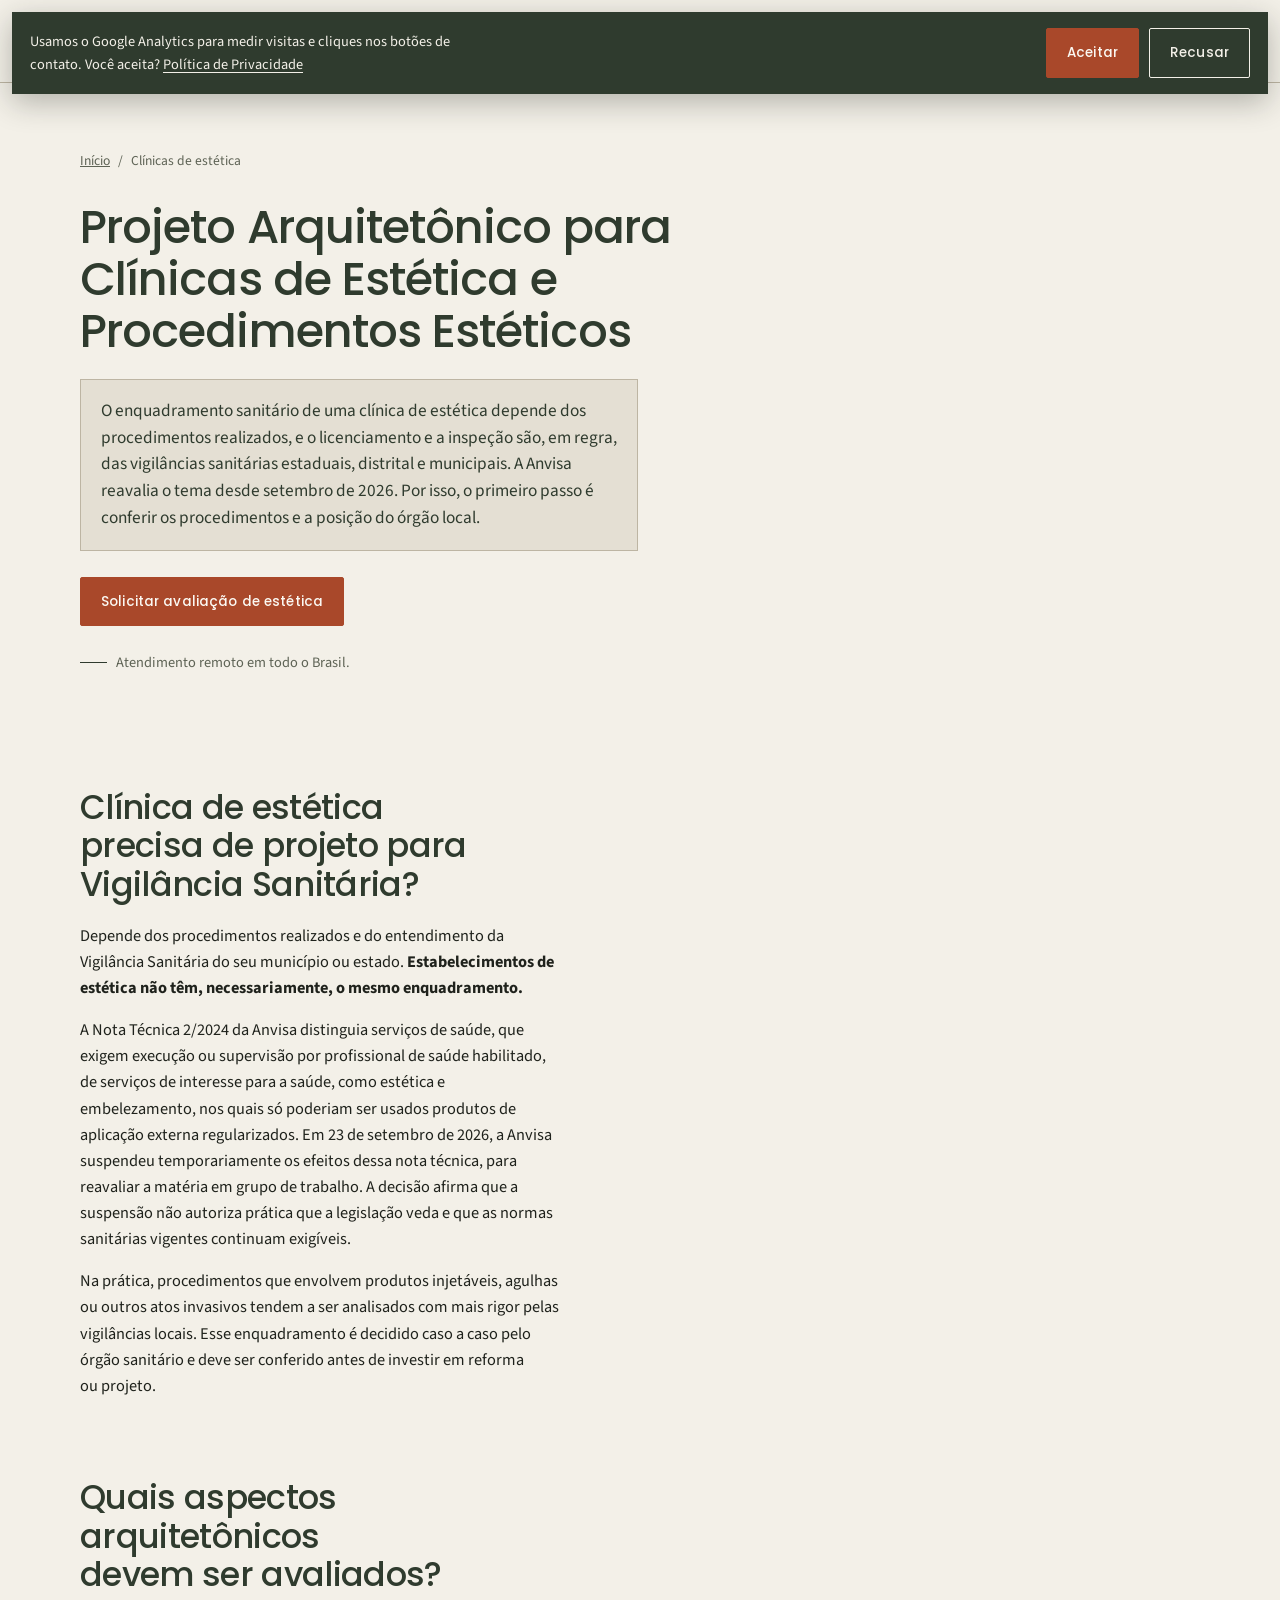
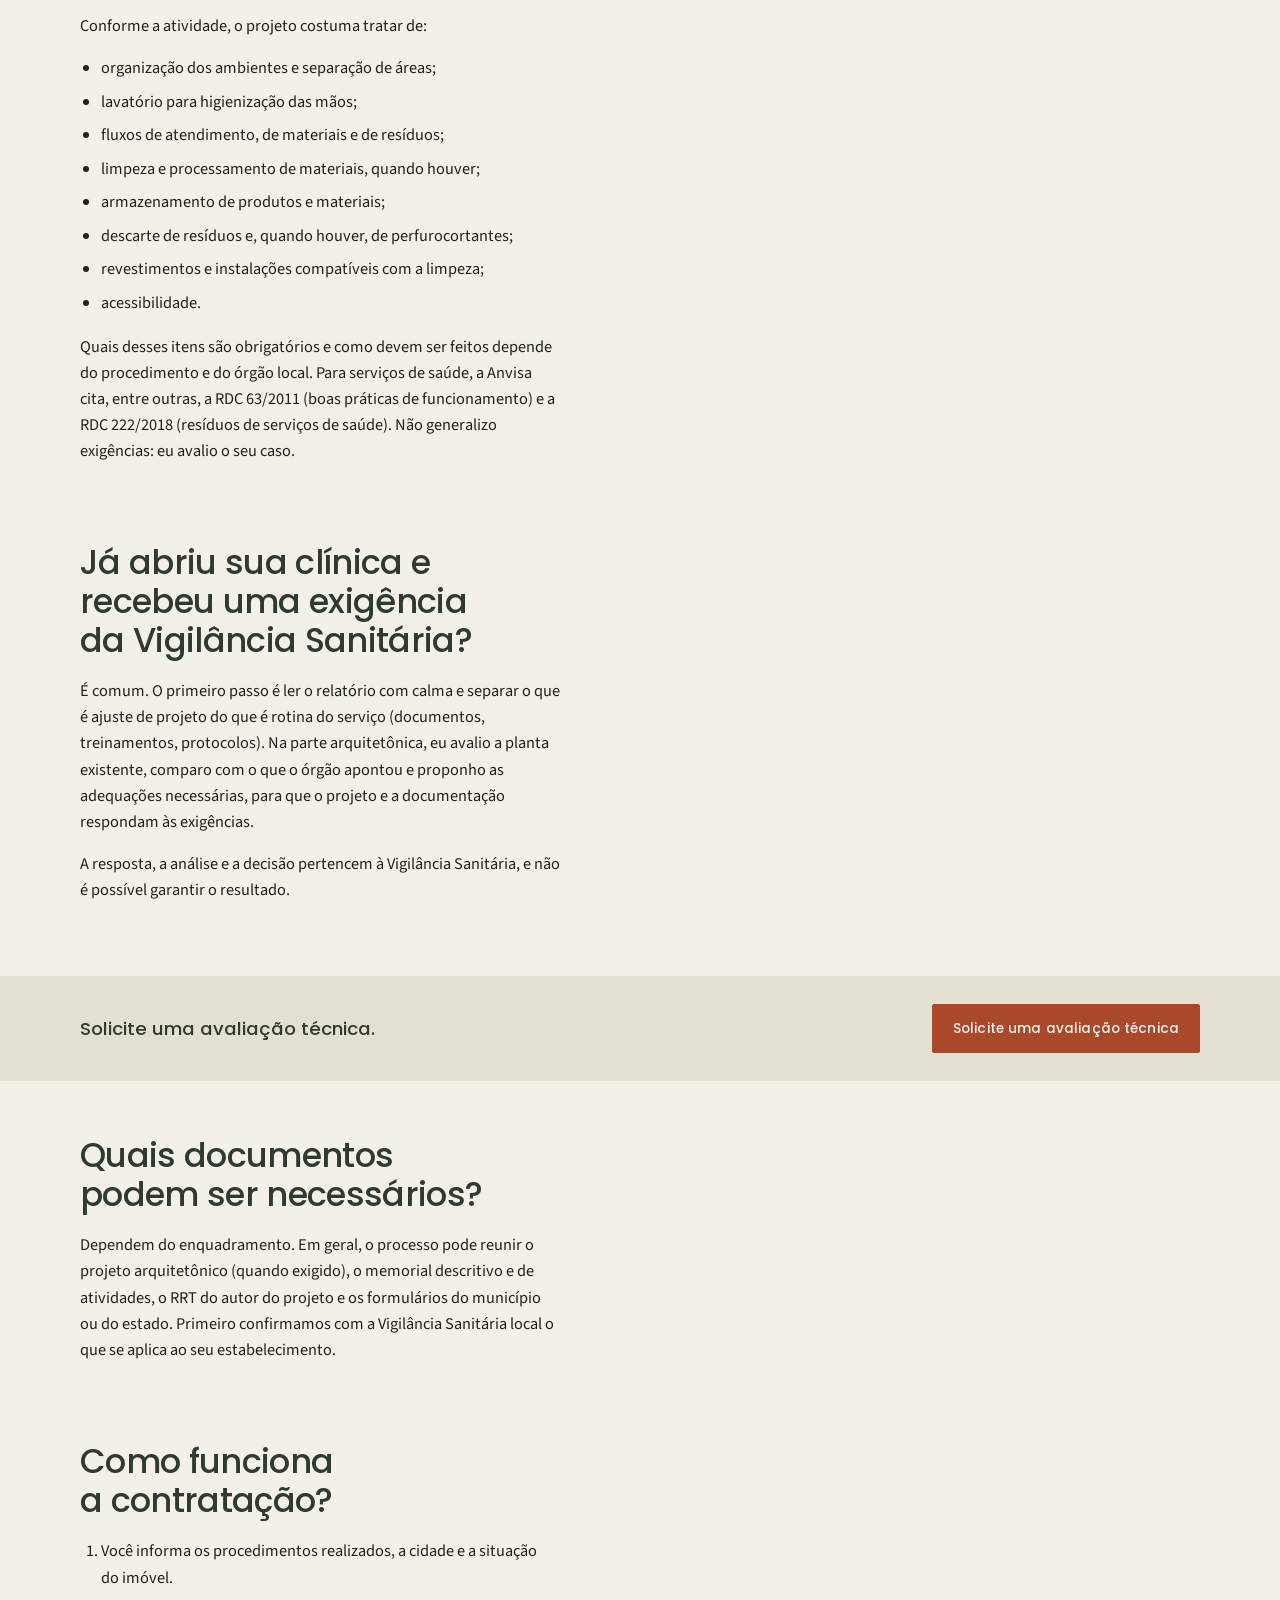
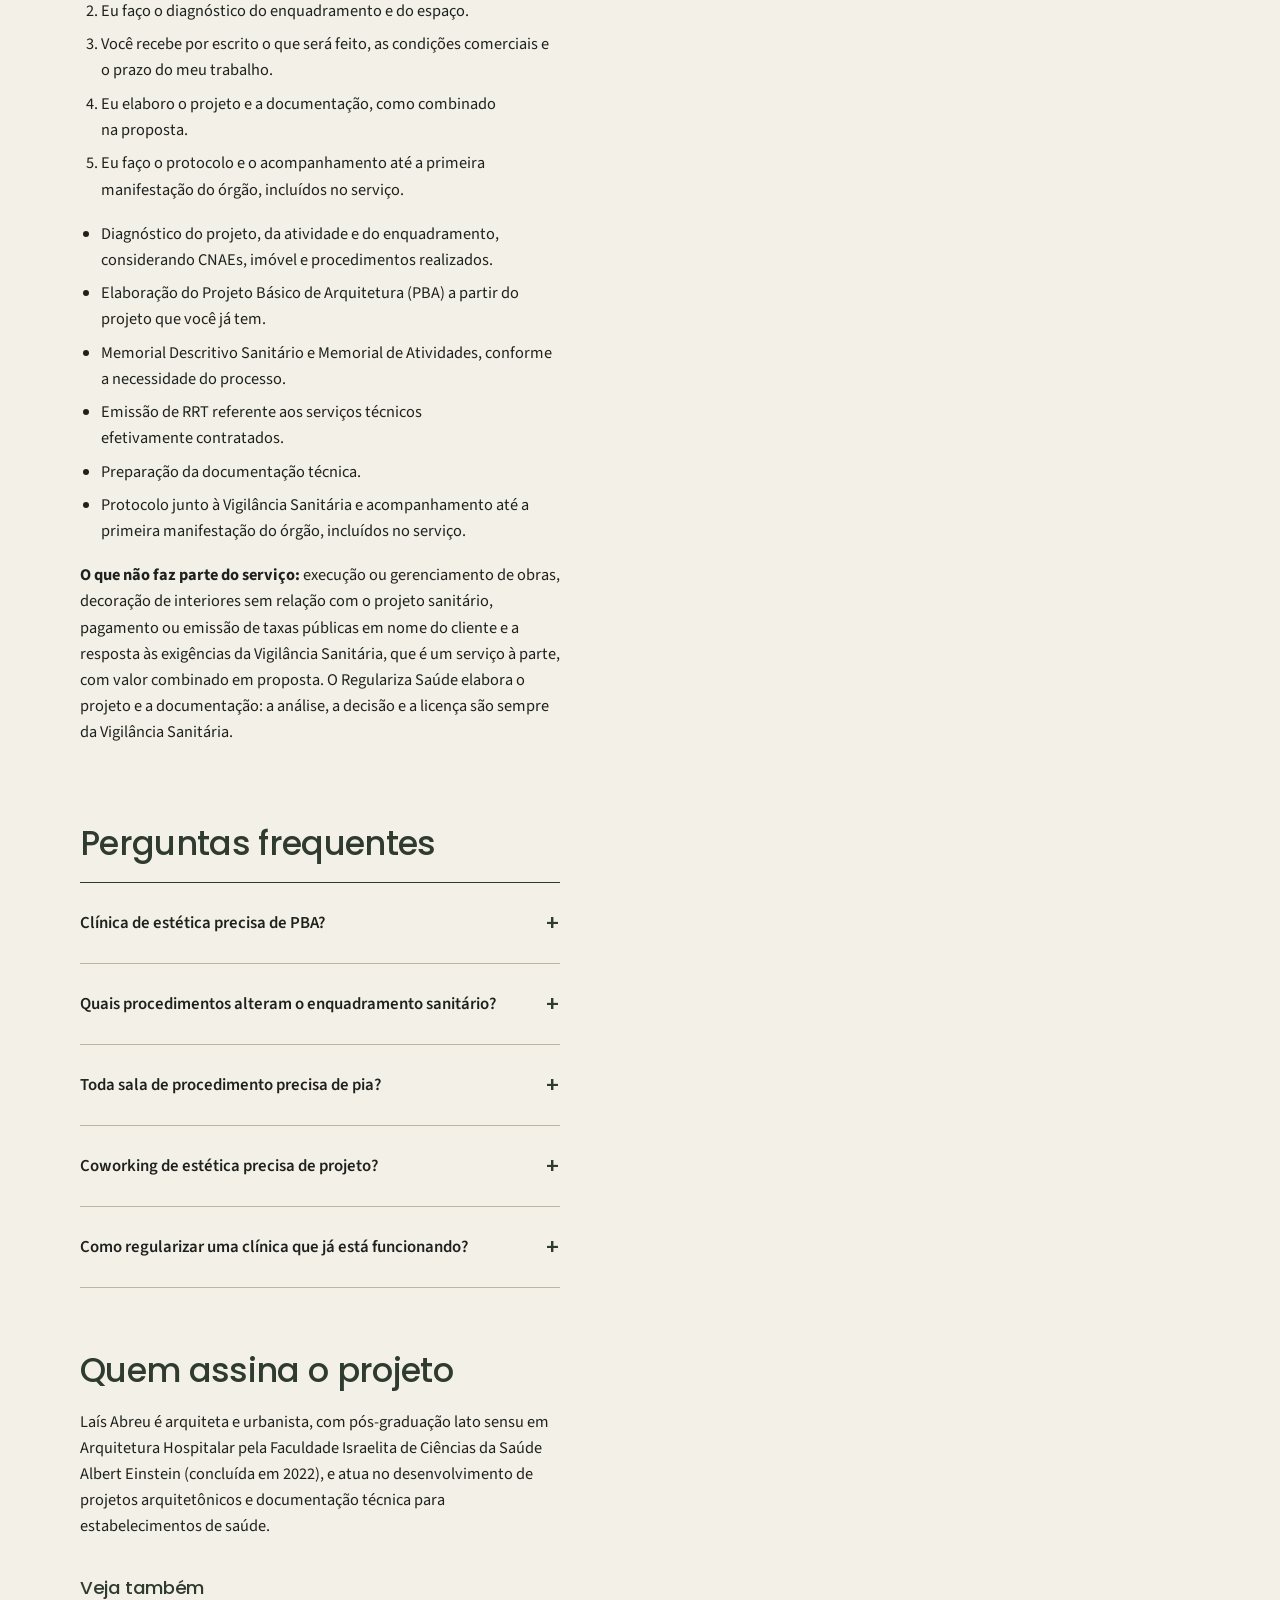
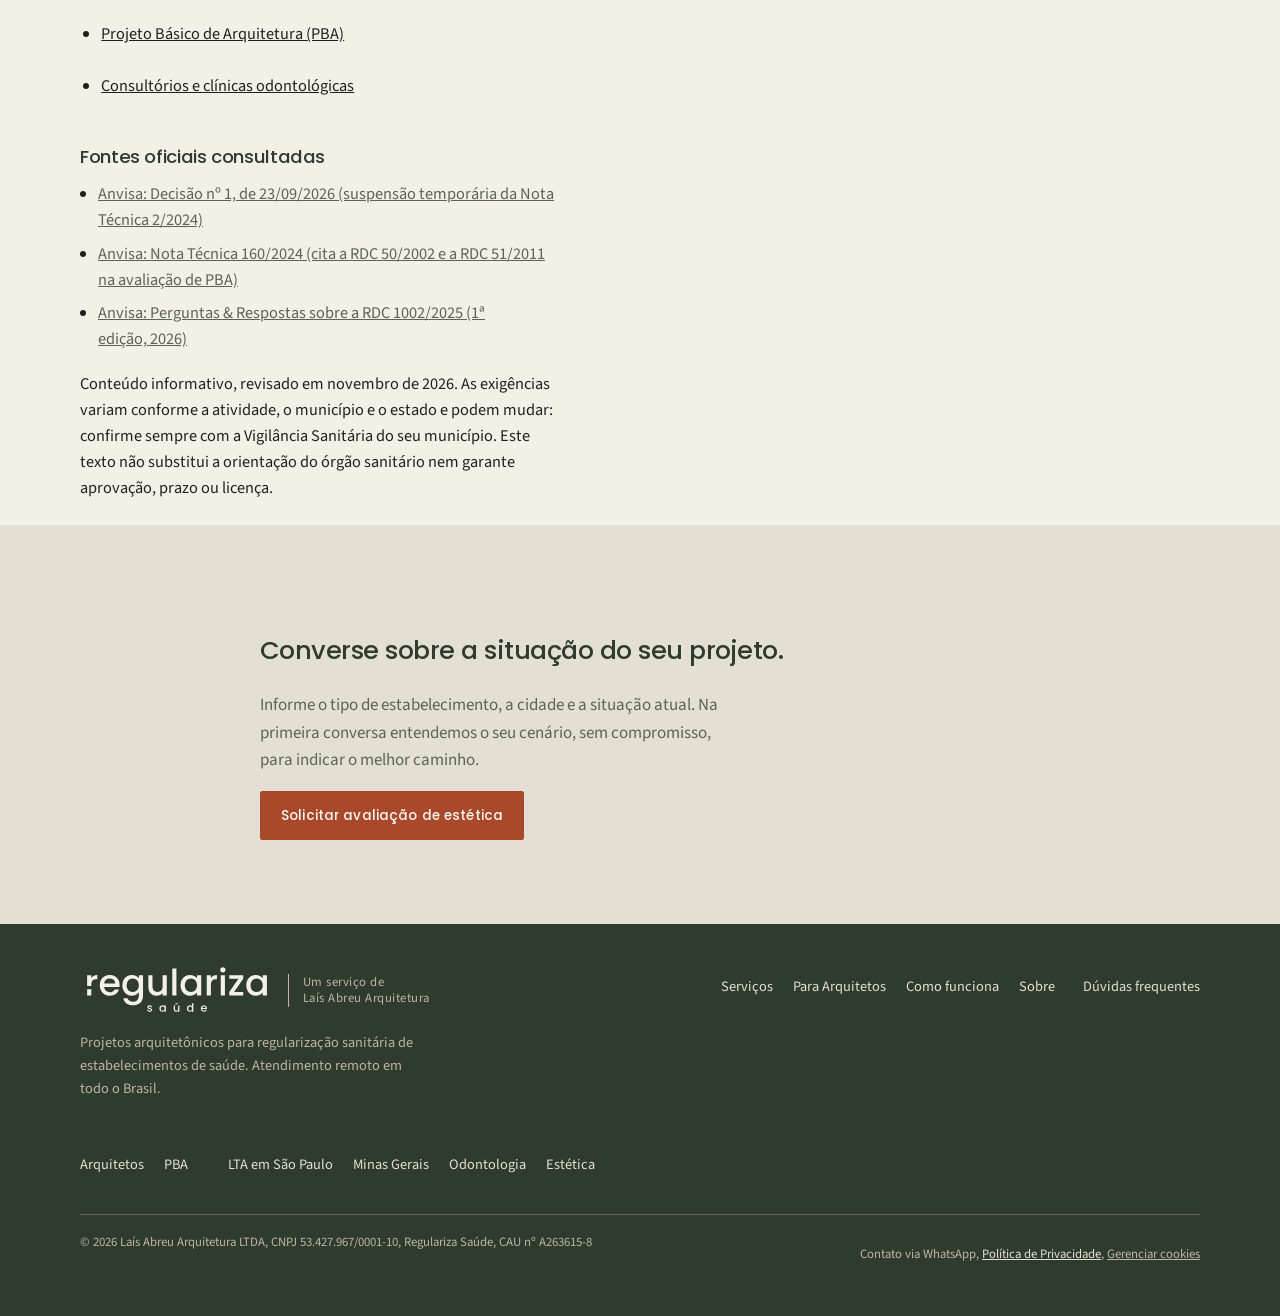
<file: projeto-vigilancia-sanitaria-clinica-estetica/index.html>
<!doctype html>
<html lang="pt-BR" data-page="estetica">
<head>
  <meta charset="utf-8"><meta name="viewport" content="width=device-width, initial-scale=1">
  <title>Projeto para Vigilância Sanitária de Clínicas de Estética</title>
  <meta name="description" content="Projetos arquitetônicos e documentação técnica para clínicas de estética. Avaliação conforme procedimentos realizados e exigências sanitárias.">
  <link rel="canonical" href="https://regularizasaudearq.com.br/projeto-vigilancia-sanitaria-clinica-estetica/">
  <meta name="robots" content="index,follow,max-image-preview:large">
  <meta name="theme-color" content="#F3F0E8">
  <meta name="author" content="Laís Abreu Arquitetura">
  <meta property="og:locale" content="pt_BR"><meta property="og:type" content="website">
  <meta property="og:title" content="Projeto para Vigilância Sanitária de Clínicas de Estética"><meta property="og:description" content="Projetos arquitetônicos e documentação técnica para clínicas de estética. Avaliação conforme procedimentos realizados e exigências sanitárias.">
  <meta property="og:url" content="https://regularizasaudearq.com.br/projeto-vigilancia-sanitaria-clinica-estetica/"><meta property="og:site_name" content="Regulariza Saúde ARQ">
  <meta property="og:image" content="https://regularizasaudearq.com.br/assets/og-image.png"><meta property="og:image:width" content="1200"><meta property="og:image:height" content="630">
  <meta property="og:image:alt" content="Regulariza Saúde — arquitetura que viabiliza a saúde">
  <meta name="twitter:card" content="summary_large_image">
  <link rel="icon" href="/favicon.svg" type="image/svg+xml"><link rel="icon" href="/favicon.ico" sizes="48x48">
  <link rel="preload" href="/assets/fonts/poppins-latin-500-normal.woff2" as="font" type="font/woff2" crossorigin>
  <link rel="preload" href="/assets/fonts/source-sans-3-latin-wght-normal.woff2" as="font" type="font/woff2" crossorigin>
  <link rel="stylesheet" href="/assets/css/style.css">
  <script type="application/ld+json">{"@context":"https://schema.org","@graph":[{"@type":"WebPage","@id":"https://regularizasaudearq.com.br/projeto-vigilancia-sanitaria-clinica-estetica/#pagina","url":"https://regularizasaudearq.com.br/projeto-vigilancia-sanitaria-clinica-estetica/","name":"Projeto para Vigilância Sanitária de Clínicas de Estética","description":"Projetos arquitetônicos e documentação técnica para clínicas de estética. Avaliação conforme procedimentos realizados e exigências sanitárias.","inLanguage":"pt-BR","isPartOf":{"@id":"https://regularizasaudearq.com.br/#negocio"},"about":{"@id":"https://regularizasaudearq.com.br/projeto-vigilancia-sanitaria-clinica-estetica/#servico"}},{"@type":"BreadcrumbList","@id":"https://regularizasaudearq.com.br/projeto-vigilancia-sanitaria-clinica-estetica/#trilha","itemListElement":[{"@type":"ListItem","position":1,"name":"Início","item":"https://regularizasaudearq.com.br/"},{"@type":"ListItem","position":2,"name":"Clínicas de estética","item":"https://regularizasaudearq.com.br/projeto-vigilancia-sanitaria-clinica-estetica/"}]},{"@type":"Service","@id":"https://regularizasaudearq.com.br/projeto-vigilancia-sanitaria-clinica-estetica/#servico","name":"Projeto arquitetônico e documentação para clínicas de estética","description":"Elaboração de projeto arquitetônico, memoriais e documentação técnica para clínicas de estética, conforme os procedimentos realizados e as exigências da Vigilância Sanitária local.","url":"https://regularizasaudearq.com.br/projeto-vigilancia-sanitaria-clinica-estetica/","provider":{"@id":"https://regularizasaudearq.com.br/#negocio"},"areaServed":{"@type":"Country","name":"Brasil"}},{"@type":"FAQPage","@id":"https://regularizasaudearq.com.br/projeto-vigilancia-sanitaria-clinica-estetica/#faq","mainEntity":[{"@type":"Question","name":"Clínica de estética precisa de PBA?","acceptedAnswer":{"@type":"Answer","text":"Depende dos procedimentos e do órgão sanitário local. Não há uma resposta única para todas as clínicas de estética. O diagnóstico do seu caso indica se é preciso projeto e em que formato."}},{"@type":"Question","name":"Quais procedimentos alteram o enquadramento sanitário?","acceptedAnswer":{"@type":"Answer","text":"Quem decide é a Vigilância Sanitária do município ou do estado. Procedimentos com produtos injetáveis ou outros atos invasivos costumam ser tratados como atividade de saúde. A Anvisa reavalia o tema desde setembro de 2026, por isso confirme a posição do seu órgão local."}},{"@type":"Question","name":"Toda sala de procedimento precisa de pia?","acceptedAnswer":{"@type":"Answer","text":"Não existe resposta única. A necessidade e o tipo de lavatório dependem do procedimento e da exigência da Vigilância Sanitária. No projeto, eu avalio onde a higienização das mãos deve ficar, conforme os procedimentos informados."}},{"@type":"Question","name":"Coworking de estética precisa de projeto?","acceptedAnswer":{"@type":"Answer","text":"A Anvisa informa que o licenciamento sanitário é emitido para o serviço (a estrutura compartilhada) e não individualmente para cada profissional. A necessidade de projeto depende do enquadramento e do órgão local, e o projeto considera os ambientes e fluxos compartilhados."}},{"@type":"Question","name":"Como regularizar uma clínica que já está funcionando?","acceptedAnswer":{"@type":"Answer","text":"Começo pelo diagnóstico: quais procedimentos são realizados, qual a situação da licença e o que o imóvel permite. Depois proponho as adequações e preparo o projeto e a documentação exigidos pelo órgão local."}}]}]}</script>
</head>
<body>
<a class="skip-link" href="#conteudo">Pular para o conteúdo</a>
<header class="topbar"><div class="wrap nav"><a class="brand" href="/" aria-label="Regulariza Saúde — um serviço de Laís Abreu Arquitetura, início"><img class="brand-logo" src="/assets/logo/regulariza-saude-verde.svg" alt="" width="164" height="44"><span class="brand-by">Um serviço de<br>Laís Abreu Arquitetura</span></a><button class="menu-toggle" id="menuToggle" aria-expanded="false" aria-controls="navlinks" aria-label="Abrir menu">☰ Menu</button><nav class="navlinks" id="navlinks" aria-label="Navegação principal"><a href="/#servicos">Serviços</a><a href="/parceria-tecnica-para-arquitetos/">Para Arquitetos</a><a href="/#processo">Como funciona</a><a href="/#sobre">Sobre</a><a href="/#faq">Dúvidas frequentes</a><a class="btn btn-primary mobile-cta" href="#contato">Solicitar avaliação</a></nav><a class="btn btn-primary whatsapp-link-header whatsapp-link" href="https://wa.me/5537998287505?text=Ol%C3%A1%21%20Tenho%20uma%20cl%C3%ADnica%20de%20est%C3%A9tica%20e%20gostaria%20de%20avaliar%20a%20necessidade%20de%20projeto%20arquitet%C3%B4nico%20e%20documenta%C3%A7%C3%A3o%20para%20Vigil%C3%A2ncia%20Sanit%C3%A1ria.%20Gostaria%20de%20informar%20os%20procedimentos%20realizados%20e%20receber%20orienta%C3%A7%C3%A3o." data-message="Olá! Tenho uma clínica de estética e gostaria de avaliar a necessidade de projeto arquitetônico e documentação para Vigilância Sanitária. Gostaria de informar os procedimentos realizados e receber orientação." data-track="click_cta_estetica" data-cta-location="cabecalho" target="_blank" rel="noopener noreferrer">Solicitar avaliação</a></div></header>
<main id="conteudo">
<section class="page-hero"><div class="wrap">
<nav class="crumbs" aria-label="Você está em"><ol><li><a href="/">Início</a></li><li aria-current="page">Clínicas de estética</li></ol></nav>
<h1 class="serif">Projeto Arquitetônico para Clínicas de Estética e Procedimentos Estéticos</h1>
<p class="nugget">O enquadramento sanitário de uma clínica de estética depende dos procedimentos realizados, e o licenciamento e a inspeção são, em regra, das vigilâncias sanitárias estaduais, distrital e municipais. A Anvisa reavalia o tema desde setembro de 2026. Por isso, o primeiro passo é conferir os procedimentos e a posição do órgão local.</p>
<div class="hero-actions"><a class="btn btn-accent whatsapp-link" href="https://wa.me/5537998287505?text=Ol%C3%A1%21%20Tenho%20uma%20cl%C3%ADnica%20de%20est%C3%A9tica%20e%20gostaria%20de%20avaliar%20a%20necessidade%20de%20projeto%20arquitet%C3%B4nico%20e%20documenta%C3%A7%C3%A3o%20para%20Vigil%C3%A2ncia%20Sanit%C3%A1ria.%20Gostaria%20de%20informar%20os%20procedimentos%20realizados%20e%20receber%20orienta%C3%A7%C3%A3o." data-message="Olá! Tenho uma clínica de estética e gostaria de avaliar a necessidade de projeto arquitetônico e documentação para Vigilância Sanitária. Gostaria de informar os procedimentos realizados e receber orientação." data-track="click_cta_estetica" data-cta-location="topo" target="_blank" rel="noopener noreferrer">Solicitar avaliação de estética</a></div>
<p class="micro-note">Atendimento remoto em todo o Brasil.</p>
</div></section>
<section class="section prose-section"><div class="wrap"><div class="prose"><h2 class="serif">Clínica de estética precisa de projeto para Vigilância Sanitária?</h2><p>Depende dos procedimentos realizados e do entendimento da Vigilância Sanitária do seu município ou estado. <strong>Estabelecimentos de estética não têm, necessariamente, o mesmo enquadramento.</strong></p><p>A Nota Técnica 2/2024 da Anvisa distinguia serviços de saúde, que exigem execução ou supervisão por profissional de saúde habilitado, de serviços de interesse para a saúde, como estética e embelezamento, nos quais só poderiam ser usados produtos de aplicação externa regularizados. Em 23 de setembro de 2026, a Anvisa suspendeu temporariamente os efeitos dessa nota técnica, para reavaliar a matéria em grupo de trabalho. A decisão afirma que a suspensão não autoriza prática que a legislação veda e que as normas sanitárias vigentes continuam exigíveis.</p><p>Na prática, procedimentos que envolvem produtos injetáveis, agulhas ou outros atos invasivos tendem a ser analisados com mais rigor pelas vigilâncias locais. Esse enquadramento é decidido caso a caso pelo órgão sanitário e deve ser conferido antes de investir em reforma ou projeto.</p></div></div></section><section class="section prose-section"><div class="wrap"><div class="prose"><h2 class="serif">Quais aspectos arquitetônicos devem ser avaliados?</h2><p>Conforme a atividade, o projeto costuma tratar de:</p><ul><li>organização dos ambientes e separação de áreas;</li><li>lavatório para higienização das mãos;</li><li>fluxos de atendimento, de materiais e de resíduos;</li><li>limpeza e processamento de materiais, quando houver;</li><li>armazenamento de produtos e materiais;</li><li>descarte de resíduos e, quando houver, de perfurocortantes;</li><li>revestimentos e instalações compatíveis com a limpeza;</li><li>acessibilidade.</li></ul><p>Quais desses itens são obrigatórios e como devem ser feitos depende do procedimento e do órgão local. Para serviços de saúde, a Anvisa cita, entre outras, a RDC 63/2011 (boas práticas de funcionamento) e a RDC 222/2018 (resíduos de serviços de saúde). Não generalizo exigências: eu avalio o seu caso.</p></div></div></section><section class="section prose-section"><div class="wrap"><div class="prose"><h2 class="serif">Já abriu sua clínica e recebeu uma exigência da Vigilância Sanitária?</h2><p>É comum. O primeiro passo é ler o relatório com calma e separar o que é ajuste de projeto do que é rotina do serviço (documentos, treinamentos, protocolos). Na parte arquitetônica, eu avalio a planta existente, comparo com o que o órgão apontou e proponho as adequações necessárias, para que o projeto e a documentação respondam às exigências.</p><p>A resposta, a análise e a decisão pertencem à Vigilância Sanitária, e não é possível garantir o resultado.</p></div></div></section><section class="cta-band"><div class="wrap"><p class="cta-band-text">Solicite uma avaliação técnica.</p><a class="btn btn-accent whatsapp-link" href="https://wa.me/5537998287505?text=Ol%C3%A1%21%20Tenho%20uma%20cl%C3%ADnica%20de%20est%C3%A9tica%20e%20gostaria%20de%20avaliar%20a%20necessidade%20de%20projeto%20arquitet%C3%B4nico%20e%20documenta%C3%A7%C3%A3o%20para%20Vigil%C3%A2ncia%20Sanit%C3%A1ria.%20Gostaria%20de%20informar%20os%20procedimentos%20realizados%20e%20receber%20orienta%C3%A7%C3%A3o." data-message="Olá! Tenho uma clínica de estética e gostaria de avaliar a necessidade de projeto arquitetônico e documentação para Vigilância Sanitária. Gostaria de informar os procedimentos realizados e receber orientação." data-track="click_cta_estetica" data-cta-location="meio" target="_blank" rel="noopener noreferrer">Solicite uma avaliação técnica</a></div></section><section class="section prose-section"><div class="wrap"><div class="prose"><h2 class="serif">Quais documentos podem ser necessários?</h2><p>Dependem do enquadramento. Em geral, o processo pode reunir o projeto arquitetônico (quando exigido), o memorial descritivo e de atividades, o RRT do autor do projeto e os formulários do município ou do estado. Primeiro confirmamos com a Vigilância Sanitária local o que se aplica ao seu estabelecimento.</p></div></div></section><section class="section prose-section"><div class="wrap"><div class="prose"><h2 class="serif">Como funciona a contratação?</h2><ol><li>Você informa os procedimentos realizados, a cidade e a situação do imóvel.</li><li>Eu faço o diagnóstico do enquadramento e do espaço.</li><li>Você recebe por escrito o que será feito, as condições comerciais e o prazo do meu trabalho.</li><li>Eu elaboro o projeto e a documentação, como combinado na proposta.</li><li>Eu faço o protocolo e o acompanhamento até a primeira manifestação do órgão, incluídos no serviço.</li></ol><ul><li>Diagnóstico do projeto, da atividade e do enquadramento, considerando CNAEs, imóvel e procedimentos realizados.</li><li>Elaboração do Projeto Básico de Arquitetura (PBA) a partir do projeto que você já tem.</li><li>Memorial Descritivo Sanitário e Memorial de Atividades, conforme a necessidade do processo.</li><li>Emissão de RRT referente aos serviços técnicos efetivamente contratados.</li><li>Preparação da documentação técnica.</li><li>Protocolo junto à Vigilância Sanitária e acompanhamento até a primeira manifestação do órgão, incluídos no serviço.</li></ul><p><strong>O que não faz parte do serviço:</strong> execução ou gerenciamento de obras, decoração de interiores sem relação com o projeto sanitário, pagamento ou emissão de taxas públicas em nome do cliente e a resposta às exigências da Vigilância Sanitária, que é um serviço à parte, com valor combinado em proposta. O Regulariza Saúde elabora o projeto e a documentação: a análise, a decisão e a licença são sempre da Vigilância Sanitária.</p></div></div></section>
<section class="section prose-section" id="faq"><div class="wrap"><div class="prose"><h2 class="serif">Perguntas frequentes</h2><div class="faq-list"><details><summary>Clínica de estética precisa de PBA?</summary><p>Depende dos procedimentos e do órgão sanitário local. Não há uma resposta única para todas as clínicas de estética. O diagnóstico do seu caso indica se é preciso projeto e em que formato.</p></details><details><summary>Quais procedimentos alteram o enquadramento sanitário?</summary><p>Quem decide é a Vigilância Sanitária do município ou do estado. Procedimentos com produtos injetáveis ou outros atos invasivos costumam ser tratados como atividade de saúde. A Anvisa reavalia o tema desde setembro de 2026, por isso confirme a posição do seu órgão local.</p></details><details><summary>Toda sala de procedimento precisa de pia?</summary><p>Não existe resposta única. A necessidade e o tipo de lavatório dependem do procedimento e da exigência da Vigilância Sanitária. No projeto, eu avalio onde a higienização das mãos deve ficar, conforme os procedimentos informados.</p></details><details><summary>Coworking de estética precisa de projeto?</summary><p>A Anvisa informa que o licenciamento sanitário é emitido para o serviço (a estrutura compartilhada) e não individualmente para cada profissional. A necessidade de projeto depende do enquadramento e do órgão local, e o projeto considera os ambientes e fluxos compartilhados.</p></details><details><summary>Como regularizar uma clínica que já está funcionando?</summary><p>Começo pelo diagnóstico: quais procedimentos são realizados, qual a situação da licença e o que o imóvel permite. Depois proponho as adequações e preparo o projeto e a documentação exigidos pelo órgão local.</p></details></div></div></div></section>
<section class="section prose-section"><div class="wrap"><div class="prose"><h2 class="serif">Quem assina o projeto</h2><p>Laís Abreu é arquiteta e urbanista, com pós-graduação lato sensu em Arquitetura Hospitalar pela Faculdade Israelita de Ciências da Saúde Albert Einstein (concluída em 2022), e atua no desenvolvimento de projetos arquitetônicos e documentação técnica para estabelecimentos de saúde.</p><h3>Veja também</h3><ul class="related"><li><a href="/projeto-basico-de-arquitetura-pba/">Projeto Básico de Arquitetura (PBA)</a></li><li><a href="/projeto-vigilancia-sanitaria-consultorio-odontologico/">Consultórios e clínicas odontológicas</a></li></ul><h3>Fontes oficiais consultadas</h3><ul class="sources"><li><a href="https://www.gov.br/anvisa/pt-br/assuntos/noticias-anvisa/2026/anvisa-suspende-temporariamente-nota-tecnica-sobre-servicos-de-estetica/sei_4496020_decisao.pdf/@@display-file/file" rel="noopener" target="_blank">Anvisa: Decisão nº 1, de 23/09/2026 (suspensão temporária da Nota Técnica 2/2024)</a></li><li><a href="https://www.gov.br/anvisa/pt-br/assuntos/servicosdesaude/novo-pac-saude/notas-tecnicas/nota-tecnica-160-2024" rel="noopener" target="_blank">Anvisa: Nota Técnica 160/2024 (cita a RDC 50/2002 e a RDC 51/2011 na avaliação de PBA)</a></li><li><a href="https://www.gov.br/anvisa/pt-br/assuntos/servicosdesaude/temas-em-destaque/PR__1002_2025_versao1_2026.pdf" rel="noopener" target="_blank">Anvisa: Perguntas & Respostas sobre a RDC 1002/2025 (1ª edição, 2026)</a></li></ul><p>Conteúdo informativo, revisado em novembro de 2026. As exigências variam conforme a atividade, o município e o estado e podem mudar: confirme sempre com a Vigilância Sanitária do seu município. Este texto não substitui a orientação do órgão sanitário nem garante aprovação, prazo ou licença.</p></div></div></section>
<section class="cta-section" id="contato"><div class="wrap cta-final"><h2 class="serif">Converse sobre a situação do seu projeto.</h2><p>Informe o tipo de estabelecimento, a cidade e a situação atual. Na primeira conversa entendemos o seu cenário, sem compromisso, para indicar o melhor caminho.</p><a class="btn btn-accent whatsapp-link" href="https://wa.me/5537998287505?text=Ol%C3%A1%21%20Tenho%20uma%20cl%C3%ADnica%20de%20est%C3%A9tica%20e%20gostaria%20de%20avaliar%20a%20necessidade%20de%20projeto%20arquitet%C3%B4nico%20e%20documenta%C3%A7%C3%A3o%20para%20Vigil%C3%A2ncia%20Sanit%C3%A1ria.%20Gostaria%20de%20informar%20os%20procedimentos%20realizados%20e%20receber%20orienta%C3%A7%C3%A3o." data-message="Olá! Tenho uma clínica de estética e gostaria de avaliar a necessidade de projeto arquitetônico e documentação para Vigilância Sanitária. Gostaria de informar os procedimentos realizados e receber orientação." data-track="click_cta_estetica" data-cta-location="final" target="_blank" rel="noopener noreferrer">Solicitar avaliação de estética</a></div></section>
</main>
<footer class="footer"><div class="wrap"><div class="footer-top"><div><a class="brand" href="/" aria-label="Regulariza Saúde — um serviço de Laís Abreu Arquitetura, início"><img class="brand-logo" src="/assets/logo/regulariza-saude-claro.svg" alt="" width="164" height="44" loading="lazy"><span class="brand-by">Um serviço de<br>Laís Abreu Arquitetura</span></a><p>Projetos arquitetônicos para regularização sanitária de estabelecimentos de saúde. Atendimento remoto em todo o Brasil.</p></div><nav class="footer-links" aria-label="Links do rodapé"><a href="/#servicos">Serviços</a><a href="/parceria-tecnica-para-arquitetos/">Para Arquitetos</a><a href="/#processo">Como funciona</a><a href="/#sobre">Sobre</a><a href="/#faq">Dúvidas frequentes</a></nav></div><nav class="footer-links footer-guides" aria-label="Guias"><a href="/parceria-tecnica-para-arquitetos/">Arquitetos</a><a href="/projeto-basico-de-arquitetura-pba/">PBA</a><a href="/laudo-tecnico-de-avaliacao-lta-sao-paulo/">LTA em São Paulo</a><a href="/projeto-arquitetonico-vigilancia-sanitaria-mg/">Minas Gerais</a><a href="/projeto-vigilancia-sanitaria-consultorio-odontologico/">Odontologia</a><a href="/projeto-vigilancia-sanitaria-clinica-estetica/">Estética</a></nav><div class="footer-bottom"><span>© <span id="year"></span> Laís Abreu Arquitetura LTDA, CNPJ 53.427.967/0001-10, Regulariza Saúde, CAU nº A263615-8</span><span>Contato via WhatsApp, <a href="/privacidade.html">Política de Privacidade</a>, <button type="button" class="link-btn" data-cookies>Gerenciar cookies</button></span></div></div></footer>
<a aria-label="Solicitar avaliação pelo WhatsApp" class="btn btn-primary floating-cta whatsapp-link" href="https://wa.me/5537998287505?text=Ol%C3%A1%21%20Tenho%20uma%20cl%C3%ADnica%20de%20est%C3%A9tica%20e%20gostaria%20de%20avaliar%20a%20necessidade%20de%20projeto%20arquitet%C3%B4nico%20e%20documenta%C3%A7%C3%A3o%20para%20Vigil%C3%A2ncia%20Sanit%C3%A1ria.%20Gostaria%20de%20informar%20os%20procedimentos%20realizados%20e%20receber%20orienta%C3%A7%C3%A3o." data-message="Olá! Tenho uma clínica de estética e gostaria de avaliar a necessidade de projeto arquitetônico e documentação para Vigilância Sanitária. Gostaria de informar os procedimentos realizados e receber orientação." data-track="click_cta_estetica" data-cta-location="flutuante" target="_blank" rel="noopener noreferrer">Solicitar avaliação</a>
<script src="/assets/js/config.js"></script><script src="/assets/js/track.js"></script><script src="/assets/js/page.js"></script>
</body>
</html>
</file>
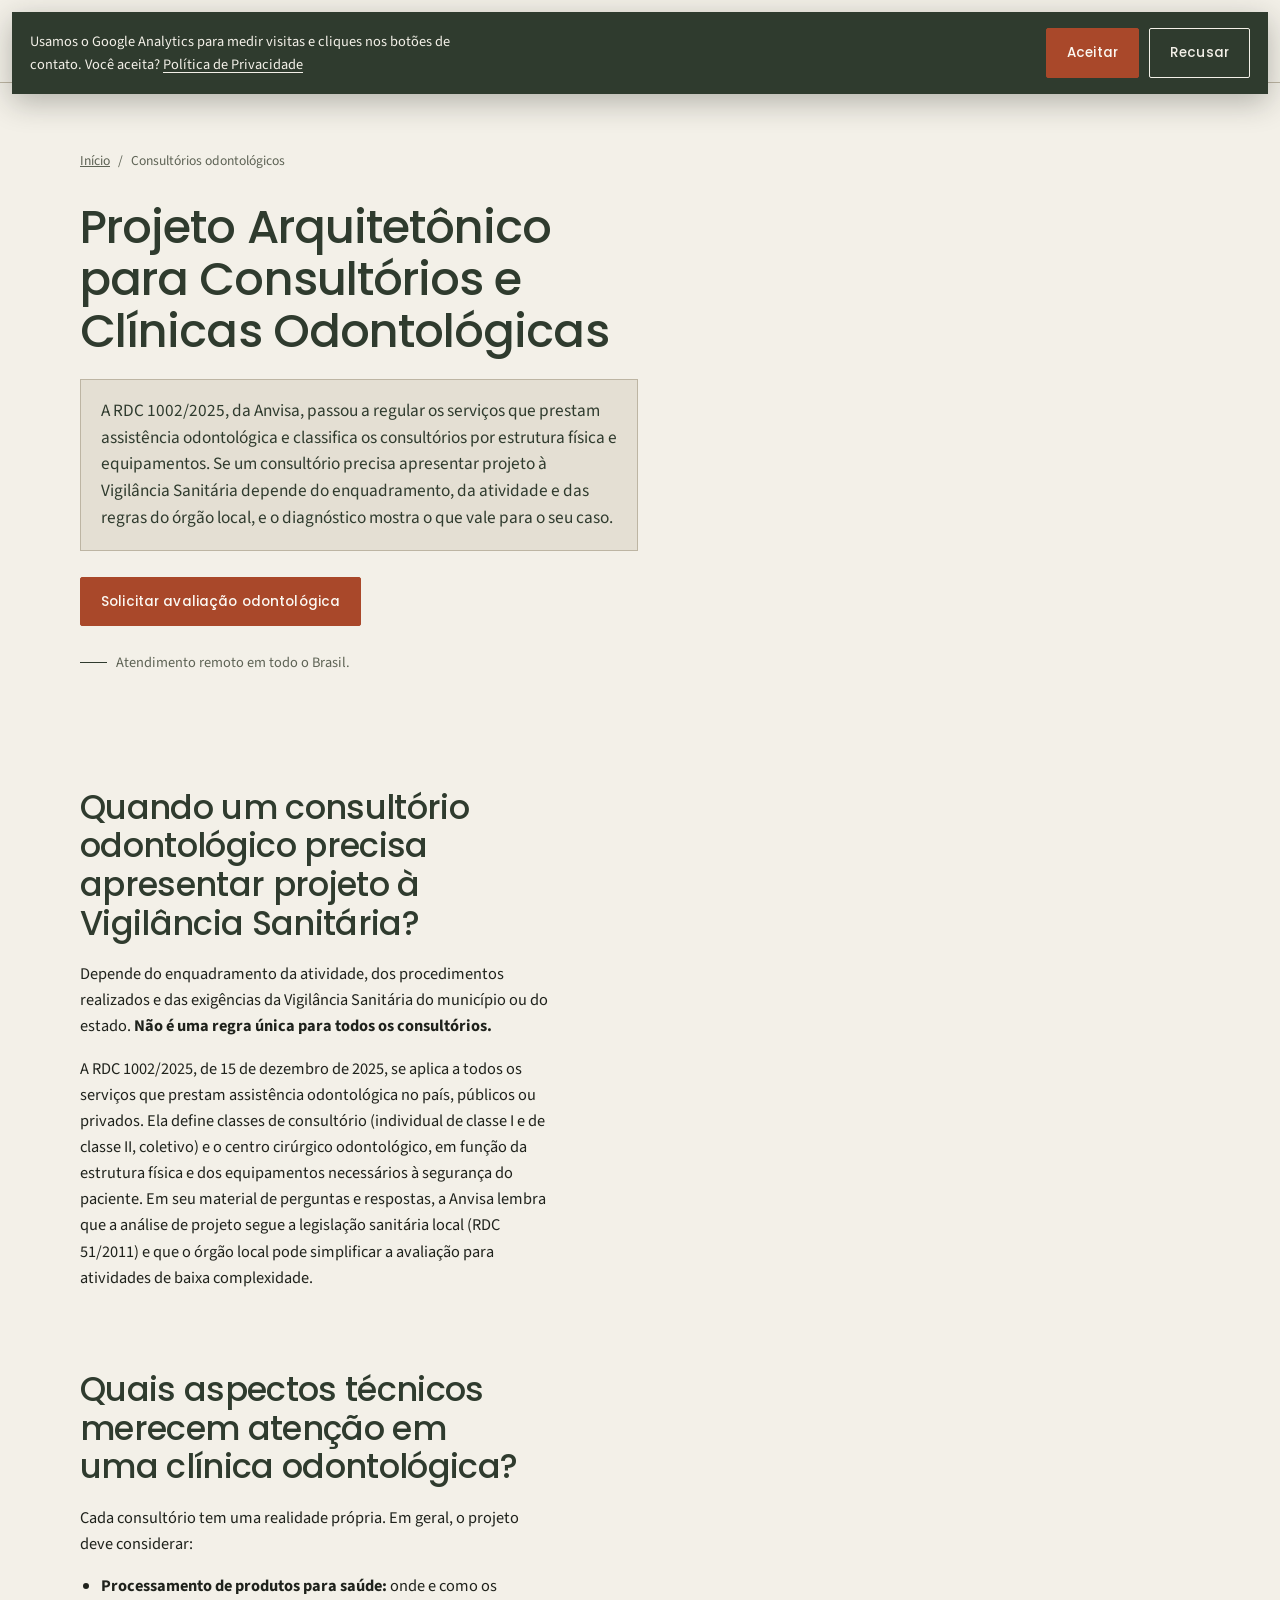
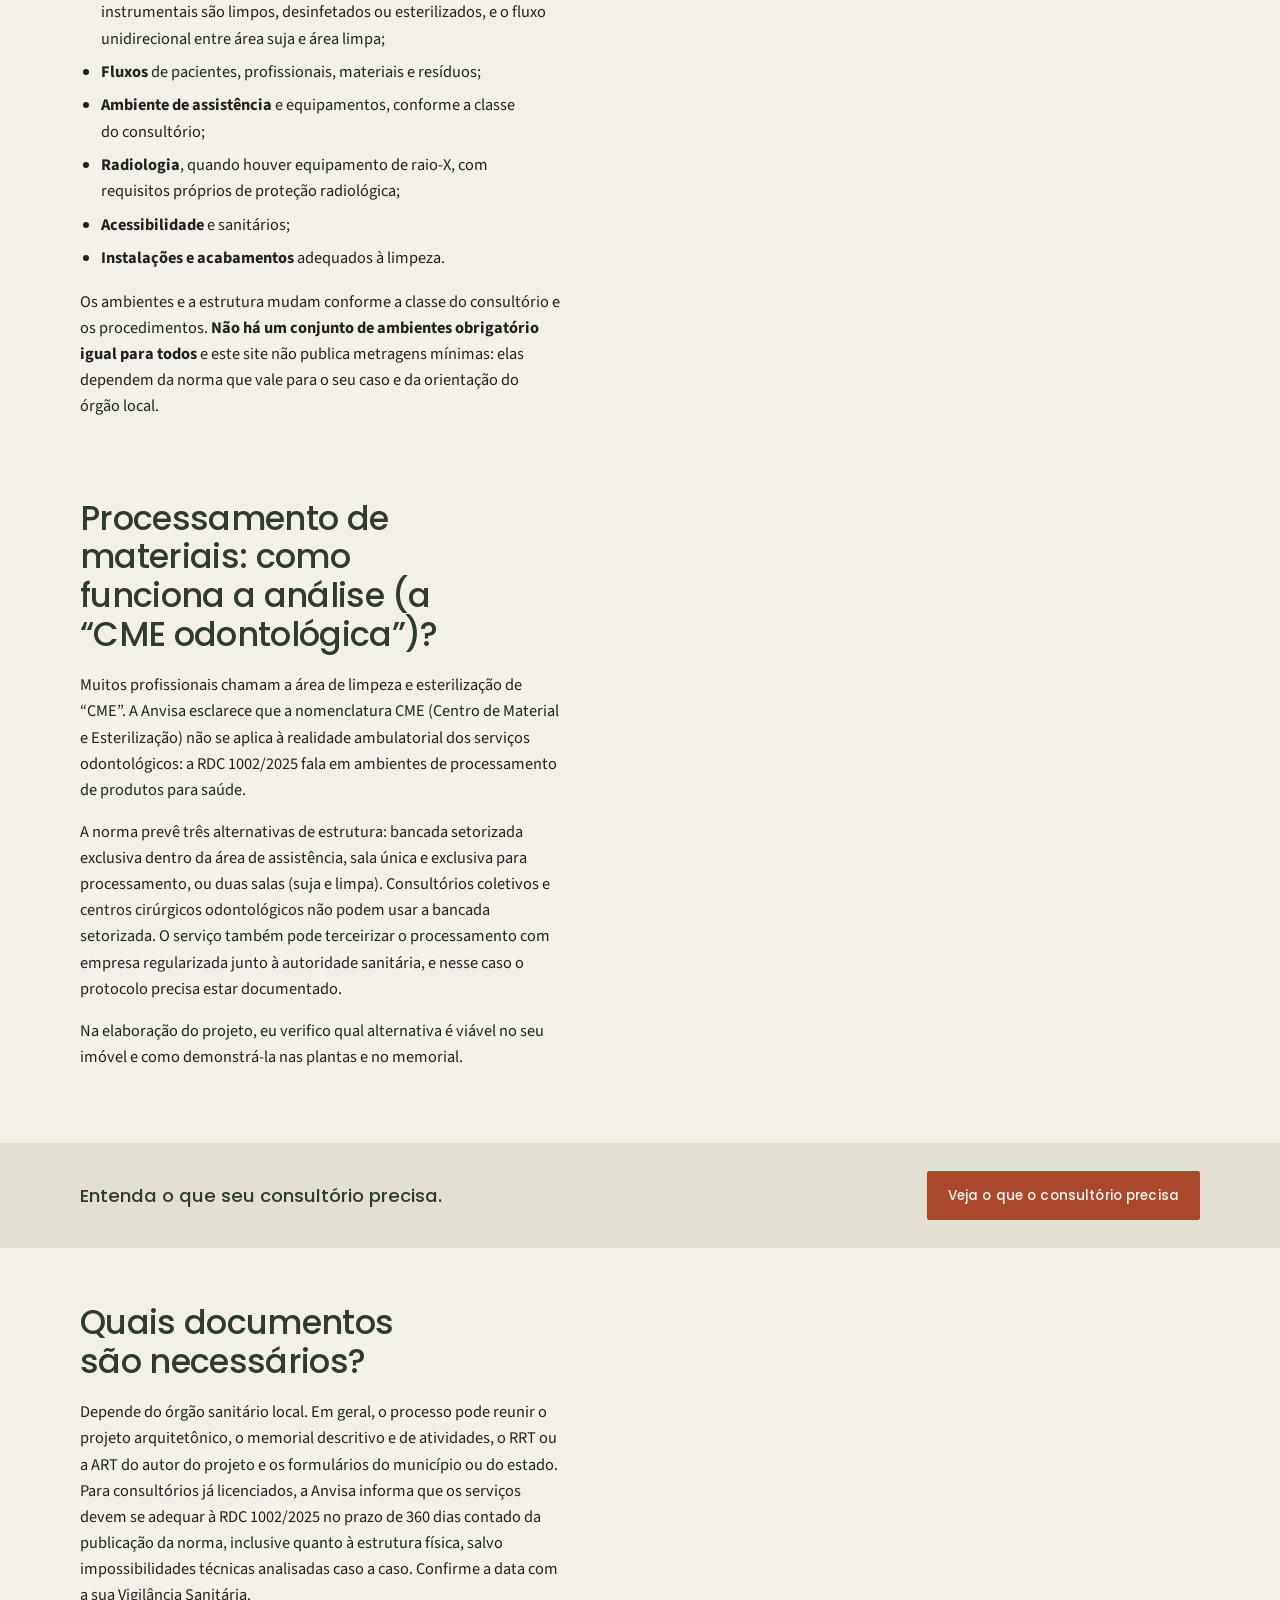
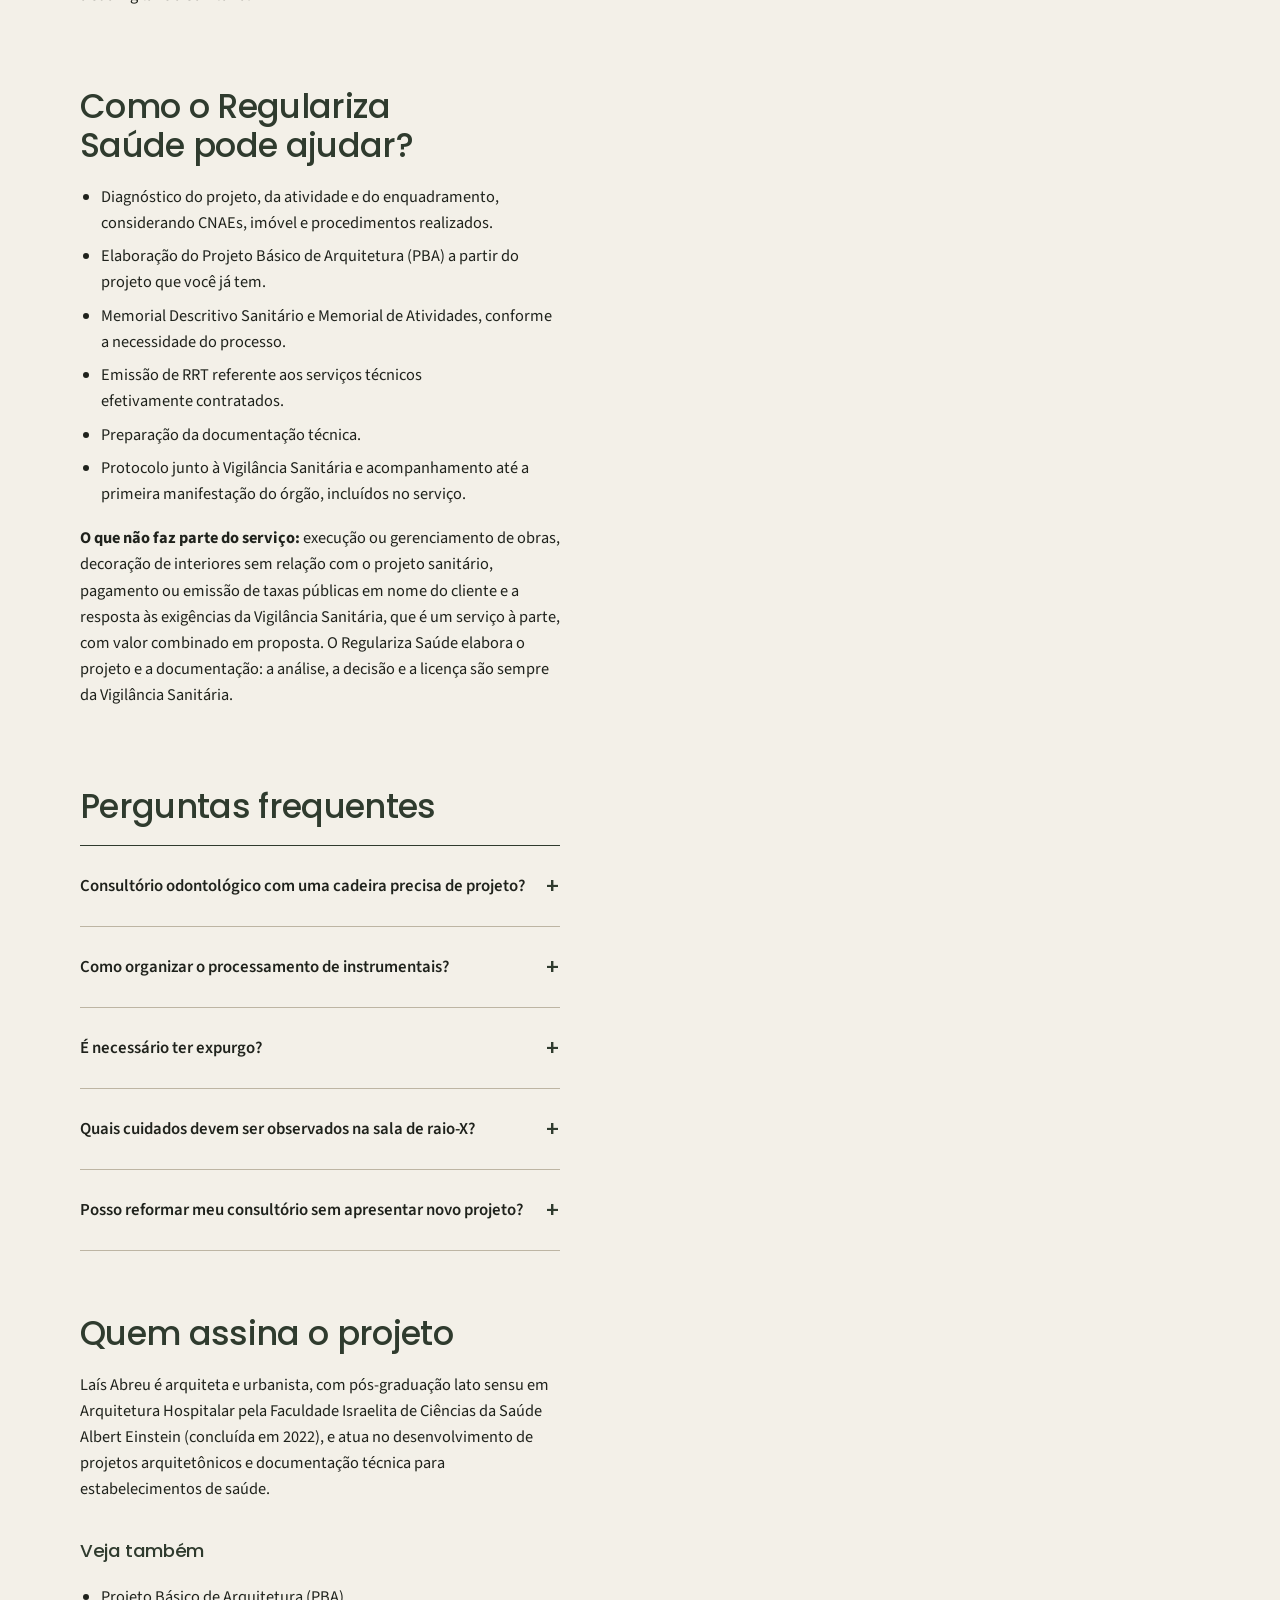
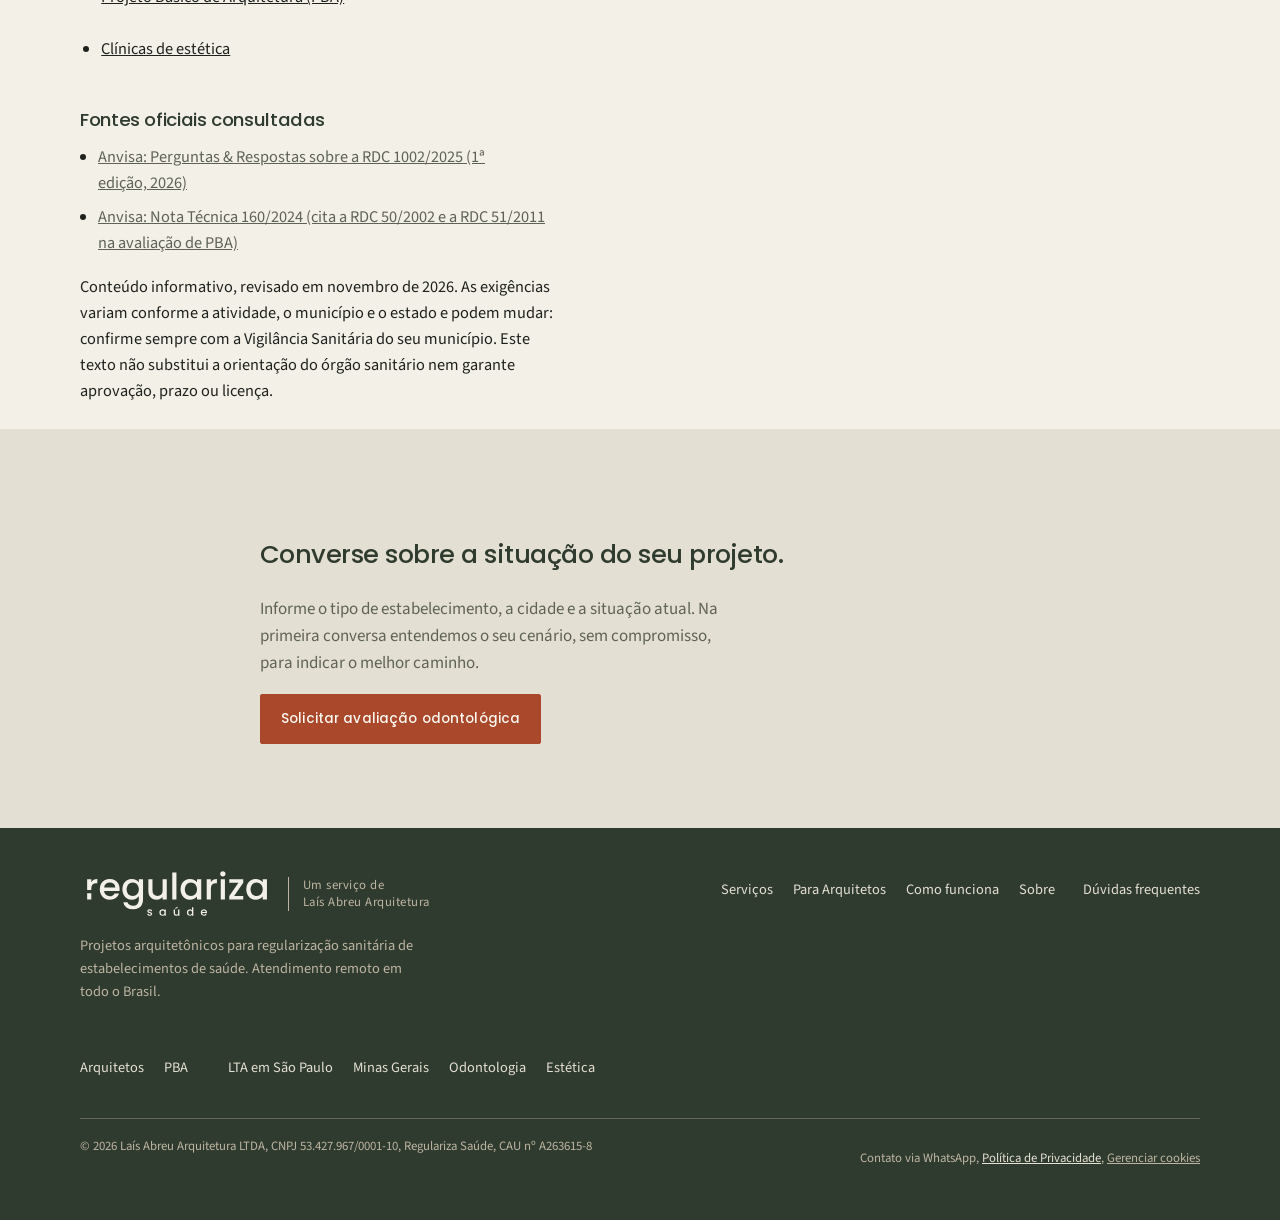
<file: projeto-vigilancia-sanitaria-consultorio-odontologico/index.html>
<!doctype html>
<html lang="pt-BR" data-page="odonto">
<head>
  <meta charset="utf-8"><meta name="viewport" content="width=device-width, initial-scale=1">
  <title>Projeto para Vigilância Sanitária Odontológica | Regulariza Saúde</title>
  <meta name="description" content="Projeto arquitetônico e documentação para consultórios e clínicas odontológicas. Avaliação de processamento de materiais, fluxos e requisitos sanitários.">
  <link rel="canonical" href="https://regularizasaudearq.com.br/projeto-vigilancia-sanitaria-consultorio-odontologico/">
  <meta name="robots" content="index,follow,max-image-preview:large">
  <meta name="theme-color" content="#F3F0E8">
  <meta name="author" content="Laís Abreu Arquitetura">
  <meta property="og:locale" content="pt_BR"><meta property="og:type" content="website">
  <meta property="og:title" content="Projeto para Vigilância Sanitária Odontológica | Regulariza Saúde"><meta property="og:description" content="Projeto arquitetônico e documentação para consultórios e clínicas odontológicas. Avaliação de processamento de materiais, fluxos e requisitos sanitários.">
  <meta property="og:url" content="https://regularizasaudearq.com.br/projeto-vigilancia-sanitaria-consultorio-odontologico/"><meta property="og:site_name" content="Regulariza Saúde ARQ">
  <meta property="og:image" content="https://regularizasaudearq.com.br/assets/og-image.png"><meta property="og:image:width" content="1200"><meta property="og:image:height" content="630">
  <meta property="og:image:alt" content="Regulariza Saúde — arquitetura que viabiliza a saúde">
  <meta name="twitter:card" content="summary_large_image">
  <link rel="icon" href="/favicon.svg" type="image/svg+xml"><link rel="icon" href="/favicon.ico" sizes="48x48">
  <link rel="preload" href="/assets/fonts/poppins-latin-500-normal.woff2" as="font" type="font/woff2" crossorigin>
  <link rel="preload" href="/assets/fonts/source-sans-3-latin-wght-normal.woff2" as="font" type="font/woff2" crossorigin>
  <link rel="stylesheet" href="/assets/css/style.css">
  <script type="application/ld+json">{"@context":"https://schema.org","@graph":[{"@type":"WebPage","@id":"https://regularizasaudearq.com.br/projeto-vigilancia-sanitaria-consultorio-odontologico/#pagina","url":"https://regularizasaudearq.com.br/projeto-vigilancia-sanitaria-consultorio-odontologico/","name":"Projeto para Vigilância Sanitária Odontológica | Regulariza Saúde","description":"Projeto arquitetônico e documentação para consultórios e clínicas odontológicas. Avaliação de processamento de materiais, fluxos e requisitos sanitários.","inLanguage":"pt-BR","isPartOf":{"@id":"https://regularizasaudearq.com.br/#negocio"},"about":{"@id":"https://regularizasaudearq.com.br/projeto-vigilancia-sanitaria-consultorio-odontologico/#servico"}},{"@type":"BreadcrumbList","@id":"https://regularizasaudearq.com.br/projeto-vigilancia-sanitaria-consultorio-odontologico/#trilha","itemListElement":[{"@type":"ListItem","position":1,"name":"Início","item":"https://regularizasaudearq.com.br/"},{"@type":"ListItem","position":2,"name":"Consultórios odontológicos","item":"https://regularizasaudearq.com.br/projeto-vigilancia-sanitaria-consultorio-odontologico/"}]},{"@type":"Service","@id":"https://regularizasaudearq.com.br/projeto-vigilancia-sanitaria-consultorio-odontologico/#servico","name":"Projeto arquitetônico e documentação para consultórios e clínicas odontológicas","description":"Elaboração de projeto arquitetônico, memoriais e documentação técnica para consultórios e clínicas odontológicas, conforme a RDC 1002/2025 e as regras da Vigilância Sanitária local.","url":"https://regularizasaudearq.com.br/projeto-vigilancia-sanitaria-consultorio-odontologico/","provider":{"@id":"https://regularizasaudearq.com.br/#negocio"},"areaServed":{"@type":"Country","name":"Brasil"}},{"@type":"FAQPage","@id":"https://regularizasaudearq.com.br/projeto-vigilancia-sanitaria-consultorio-odontologico/#faq","mainEntity":[{"@type":"Question","name":"Consultório odontológico com uma cadeira precisa de projeto?","acceptedAnswer":{"@type":"Answer","text":"Depende da Vigilância Sanitária local. A RDC 1002/2025 se aplica a todo serviço que presta assistência odontológica, mas a exigência de apresentar projeto e o seu formato dependem do enquadramento e do órgão responsável. O diagnóstico indica o que vale para o seu caso."}},{"@type":"Question","name":"Como organizar o processamento de instrumentais?","acceptedAnswer":{"@type":"Answer","text":"A RDC 1002/2025 prevê bancada setorizada exclusiva na área de assistência, sala única exclusiva ou duas salas (suja e limpa). Consultórios coletivos e centros cirúrgicos odontológicos não podem usar a bancada. O processamento também pode ser terceirizado com empresa regularizada."}},{"@type":"Question","name":"É necessário ter expurgo?","acceptedAnswer":{"@type":"Answer","text":"A RDC 1002/2025 não impõe um modelo único. O que a norma exige é um fluxo organizado entre área suja e área limpa, dentro de uma das alternativas de estrutura de processamento. A escolha é feita pelo serviço, conforme a necessidade do serviço e a viabilidade do imóvel."}},{"@type":"Question","name":"Quais cuidados devem ser observados na sala de raio-X?","acceptedAnswer":{"@type":"Answer","text":"Se houver equipamento de raio-X, existem requisitos específicos de proteção radiológica, que dependem do equipamento e das normas vigentes, e devem ser confirmados com um profissional da área e com a Vigilância Sanitária. No projeto, a sala é prevista como ambiente próprio com localização e fluxos compatíveis."}},{"@type":"Question","name":"Posso reformar meu consultório sem apresentar novo projeto?","acceptedAnswer":{"@type":"Answer","text":"Depende. A Anvisa observa que a Vigilância Sanitária local pode dispensar a avaliação de um novo projeto, principalmente em adequações pequenas e de baixo risco sanitário, avaliadas caso a caso. Reformas que mudem fluxos, ambientes ou o tipo de atendimento costumam exigir avaliação."}}]}]}</script>
</head>
<body>
<a class="skip-link" href="#conteudo">Pular para o conteúdo</a>
<header class="topbar"><div class="wrap nav"><a class="brand" href="/" aria-label="Regulariza Saúde — um serviço de Laís Abreu Arquitetura, início"><img class="brand-logo" src="/assets/logo/regulariza-saude-verde.svg" alt="" width="164" height="44"><span class="brand-by">Um serviço de<br>Laís Abreu Arquitetura</span></a><button class="menu-toggle" id="menuToggle" aria-expanded="false" aria-controls="navlinks" aria-label="Abrir menu">☰ Menu</button><nav class="navlinks" id="navlinks" aria-label="Navegação principal"><a href="/#servicos">Serviços</a><a href="/parceria-tecnica-para-arquitetos/">Para Arquitetos</a><a href="/#processo">Como funciona</a><a href="/#sobre">Sobre</a><a href="/#faq">Dúvidas frequentes</a><a class="btn btn-primary mobile-cta" href="#contato">Solicitar avaliação</a></nav><a class="btn btn-primary whatsapp-link-header whatsapp-link" href="https://wa.me/5537998287505?text=Ol%C3%A1%21%20Tenho%20um%20consult%C3%B3rio%2Fcl%C3%ADnica%20odontol%C3%B3gica%20e%20preciso%20de%20orienta%C3%A7%C3%A3o%20sobre%20projeto%20arquitet%C3%B4nico%20e%20documenta%C3%A7%C3%A3o%20para%20Vigil%C3%A2ncia%20Sanit%C3%A1ria." data-message="Olá! Tenho um consultório/clínica odontológica e preciso de orientação sobre projeto arquitetônico e documentação para Vigilância Sanitária." data-track="click_cta_odontologia" data-cta-location="cabecalho" target="_blank" rel="noopener noreferrer">Solicitar avaliação</a></div></header>
<main id="conteudo">
<section class="page-hero"><div class="wrap">
<nav class="crumbs" aria-label="Você está em"><ol><li><a href="/">Início</a></li><li aria-current="page">Consultórios odontológicos</li></ol></nav>
<h1 class="serif">Projeto Arquitetônico para Consultórios e Clínicas Odontológicas</h1>
<p class="nugget">A RDC 1002/2025, da Anvisa, passou a regular os serviços que prestam assistência odontológica e classifica os consultórios por estrutura física e equipamentos. Se um consultório precisa apresentar projeto à Vigilância Sanitária depende do enquadramento, da atividade e das regras do órgão local, e o diagnóstico mostra o que vale para o seu caso.</p>
<div class="hero-actions"><a class="btn btn-accent whatsapp-link" href="https://wa.me/5537998287505?text=Ol%C3%A1%21%20Tenho%20um%20consult%C3%B3rio%2Fcl%C3%ADnica%20odontol%C3%B3gica%20e%20preciso%20de%20orienta%C3%A7%C3%A3o%20sobre%20projeto%20arquitet%C3%B4nico%20e%20documenta%C3%A7%C3%A3o%20para%20Vigil%C3%A2ncia%20Sanit%C3%A1ria." data-message="Olá! Tenho um consultório/clínica odontológica e preciso de orientação sobre projeto arquitetônico e documentação para Vigilância Sanitária." data-track="click_cta_odontologia" data-cta-location="topo" target="_blank" rel="noopener noreferrer">Solicitar avaliação odontológica</a></div>
<p class="micro-note">Atendimento remoto em todo o Brasil.</p>
</div></section>
<section class="section prose-section"><div class="wrap"><div class="prose"><h2 class="serif">Quando um consultório odontológico precisa apresentar projeto à Vigilância Sanitária?</h2><p>Depende do enquadramento da atividade, dos procedimentos realizados e das exigências da Vigilância Sanitária do município ou do estado. <strong>Não é uma regra única para todos os consultórios.</strong></p><p>A RDC 1002/2025, de 15 de dezembro de 2025, se aplica a todos os serviços que prestam assistência odontológica no país, públicos ou privados. Ela define classes de consultório (individual de classe I e de classe II, coletivo) e o centro cirúrgico odontológico, em função da estrutura física e dos equipamentos necessários à segurança do paciente. Em seu material de perguntas e respostas, a Anvisa lembra que a análise de projeto segue a legislação sanitária local (RDC 51/2011) e que o órgão local pode simplificar a avaliação para atividades de baixa complexidade.</p></div></div></section><section class="section prose-section"><div class="wrap"><div class="prose"><h2 class="serif">Quais aspectos técnicos merecem atenção em uma clínica odontológica?</h2><p>Cada consultório tem uma realidade própria. Em geral, o projeto deve considerar:</p><ul><li><strong>Processamento de produtos para saúde:</strong> onde e como os instrumentais são limpos, desinfetados ou esterilizados, e o fluxo unidirecional entre área suja e área limpa;</li><li><strong>Fluxos</strong> de pacientes, profissionais, materiais e resíduos;</li><li><strong>Ambiente de assistência</strong> e equipamentos, conforme a classe do consultório;</li><li><strong>Radiologia</strong>, quando houver equipamento de raio-X, com requisitos próprios de proteção radiológica;</li><li><strong>Acessibilidade</strong> e sanitários;</li><li><strong>Instalações e acabamentos</strong> adequados à limpeza.</li></ul><p>Os ambientes e a estrutura mudam conforme a classe do consultório e os procedimentos. <strong>Não há um conjunto de ambientes obrigatório igual para todos</strong> e este site não publica metragens mínimas: elas dependem da norma que vale para o seu caso e da orientação do órgão local.</p></div></div></section><section class="section prose-section"><div class="wrap"><div class="prose"><h2 class="serif">Processamento de materiais: como funciona a análise (a “CME odontológica”)?</h2><p>Muitos profissionais chamam a área de limpeza e esterilização de “CME”. A Anvisa esclarece que a nomenclatura CME (Centro de Material e Esterilização) não se aplica à realidade ambulatorial dos serviços odontológicos: a RDC 1002/2025 fala em ambientes de processamento de produtos para saúde.</p><p>A norma prevê três alternativas de estrutura: bancada setorizada exclusiva dentro da área de assistência, sala única e exclusiva para processamento, ou duas salas (suja e limpa). Consultórios coletivos e centros cirúrgicos odontológicos não podem usar a bancada setorizada. O serviço também pode terceirizar o processamento com empresa regularizada junto à autoridade sanitária, e nesse caso o protocolo precisa estar documentado.</p><p>Na elaboração do projeto, eu verifico qual alternativa é viável no seu imóvel e como demonstrá-la nas plantas e no memorial.</p></div></div></section><section class="cta-band"><div class="wrap"><p class="cta-band-text">Entenda o que seu consultório precisa.</p><a class="btn btn-accent whatsapp-link" href="https://wa.me/5537998287505?text=Ol%C3%A1%21%20Tenho%20um%20consult%C3%B3rio%2Fcl%C3%ADnica%20odontol%C3%B3gica%20e%20preciso%20de%20orienta%C3%A7%C3%A3o%20sobre%20projeto%20arquitet%C3%B4nico%20e%20documenta%C3%A7%C3%A3o%20para%20Vigil%C3%A2ncia%20Sanit%C3%A1ria." data-message="Olá! Tenho um consultório/clínica odontológica e preciso de orientação sobre projeto arquitetônico e documentação para Vigilância Sanitária." data-track="click_cta_odontologia" data-cta-location="meio" target="_blank" rel="noopener noreferrer">Veja o que o consultório precisa</a></div></section><section class="section prose-section"><div class="wrap"><div class="prose"><h2 class="serif">Quais documentos são necessários?</h2><p>Depende do órgão sanitário local. Em geral, o processo pode reunir o projeto arquitetônico, o memorial descritivo e de atividades, o RRT ou a ART do autor do projeto e os formulários do município ou do estado. Para consultórios já licenciados, a Anvisa informa que os serviços devem se adequar à RDC 1002/2025 no prazo de 360 dias contado da publicação da norma, inclusive quanto à estrutura física, salvo impossibilidades técnicas analisadas caso a caso. Confirme a data com a sua Vigilância Sanitária.</p></div></div></section><section class="section prose-section"><div class="wrap"><div class="prose"><h2 class="serif">Como o Regulariza Saúde pode ajudar?</h2><ul><li>Diagnóstico do projeto, da atividade e do enquadramento, considerando CNAEs, imóvel e procedimentos realizados.</li><li>Elaboração do Projeto Básico de Arquitetura (PBA) a partir do projeto que você já tem.</li><li>Memorial Descritivo Sanitário e Memorial de Atividades, conforme a necessidade do processo.</li><li>Emissão de RRT referente aos serviços técnicos efetivamente contratados.</li><li>Preparação da documentação técnica.</li><li>Protocolo junto à Vigilância Sanitária e acompanhamento até a primeira manifestação do órgão, incluídos no serviço.</li></ul><p><strong>O que não faz parte do serviço:</strong> execução ou gerenciamento de obras, decoração de interiores sem relação com o projeto sanitário, pagamento ou emissão de taxas públicas em nome do cliente e a resposta às exigências da Vigilância Sanitária, que é um serviço à parte, com valor combinado em proposta. O Regulariza Saúde elabora o projeto e a documentação: a análise, a decisão e a licença são sempre da Vigilância Sanitária.</p></div></div></section>
<section class="section prose-section" id="faq"><div class="wrap"><div class="prose"><h2 class="serif">Perguntas frequentes</h2><div class="faq-list"><details><summary>Consultório odontológico com uma cadeira precisa de projeto?</summary><p>Depende da Vigilância Sanitária local. A RDC 1002/2025 se aplica a todo serviço que presta assistência odontológica, mas a exigência de apresentar projeto e o seu formato dependem do enquadramento e do órgão responsável. O diagnóstico indica o que vale para o seu caso.</p></details><details><summary>Como organizar o processamento de instrumentais?</summary><p>A RDC 1002/2025 prevê bancada setorizada exclusiva na área de assistência, sala única exclusiva ou duas salas (suja e limpa). Consultórios coletivos e centros cirúrgicos odontológicos não podem usar a bancada. O processamento também pode ser terceirizado com empresa regularizada.</p></details><details><summary>É necessário ter expurgo?</summary><p>A RDC 1002/2025 não impõe um modelo único. O que a norma exige é um fluxo organizado entre área suja e área limpa, dentro de uma das alternativas de estrutura de processamento. A escolha é feita pelo serviço, conforme a necessidade do serviço e a viabilidade do imóvel.</p></details><details><summary>Quais cuidados devem ser observados na sala de raio-X?</summary><p>Se houver equipamento de raio-X, existem requisitos específicos de proteção radiológica, que dependem do equipamento e das normas vigentes, e devem ser confirmados com um profissional da área e com a Vigilância Sanitária. No projeto, a sala é prevista como ambiente próprio com localização e fluxos compatíveis.</p></details><details><summary>Posso reformar meu consultório sem apresentar novo projeto?</summary><p>Depende. A Anvisa observa que a Vigilância Sanitária local pode dispensar a avaliação de um novo projeto, principalmente em adequações pequenas e de baixo risco sanitário, avaliadas caso a caso. Reformas que mudem fluxos, ambientes ou o tipo de atendimento costumam exigir avaliação.</p></details></div></div></div></section>
<section class="section prose-section"><div class="wrap"><div class="prose"><h2 class="serif">Quem assina o projeto</h2><p>Laís Abreu é arquiteta e urbanista, com pós-graduação lato sensu em Arquitetura Hospitalar pela Faculdade Israelita de Ciências da Saúde Albert Einstein (concluída em 2022), e atua no desenvolvimento de projetos arquitetônicos e documentação técnica para estabelecimentos de saúde.</p><h3>Veja também</h3><ul class="related"><li><a href="/projeto-basico-de-arquitetura-pba/">Projeto Básico de Arquitetura (PBA)</a></li><li><a href="/projeto-vigilancia-sanitaria-clinica-estetica/">Clínicas de estética</a></li></ul><h3>Fontes oficiais consultadas</h3><ul class="sources"><li><a href="https://www.gov.br/anvisa/pt-br/assuntos/servicosdesaude/temas-em-destaque/PR__1002_2025_versao1_2026.pdf" rel="noopener" target="_blank">Anvisa: Perguntas & Respostas sobre a RDC 1002/2025 (1ª edição, 2026)</a></li><li><a href="https://www.gov.br/anvisa/pt-br/assuntos/servicosdesaude/novo-pac-saude/notas-tecnicas/nota-tecnica-160-2024" rel="noopener" target="_blank">Anvisa: Nota Técnica 160/2024 (cita a RDC 50/2002 e a RDC 51/2011 na avaliação de PBA)</a></li></ul><p>Conteúdo informativo, revisado em novembro de 2026. As exigências variam conforme a atividade, o município e o estado e podem mudar: confirme sempre com a Vigilância Sanitária do seu município. Este texto não substitui a orientação do órgão sanitário nem garante aprovação, prazo ou licença.</p></div></div></section>
<section class="cta-section" id="contato"><div class="wrap cta-final"><h2 class="serif">Converse sobre a situação do seu projeto.</h2><p>Informe o tipo de estabelecimento, a cidade e a situação atual. Na primeira conversa entendemos o seu cenário, sem compromisso, para indicar o melhor caminho.</p><a class="btn btn-accent whatsapp-link" href="https://wa.me/5537998287505?text=Ol%C3%A1%21%20Tenho%20um%20consult%C3%B3rio%2Fcl%C3%ADnica%20odontol%C3%B3gica%20e%20preciso%20de%20orienta%C3%A7%C3%A3o%20sobre%20projeto%20arquitet%C3%B4nico%20e%20documenta%C3%A7%C3%A3o%20para%20Vigil%C3%A2ncia%20Sanit%C3%A1ria." data-message="Olá! Tenho um consultório/clínica odontológica e preciso de orientação sobre projeto arquitetônico e documentação para Vigilância Sanitária." data-track="click_cta_odontologia" data-cta-location="final" target="_blank" rel="noopener noreferrer">Solicitar avaliação odontológica</a></div></section>
</main>
<footer class="footer"><div class="wrap"><div class="footer-top"><div><a class="brand" href="/" aria-label="Regulariza Saúde — um serviço de Laís Abreu Arquitetura, início"><img class="brand-logo" src="/assets/logo/regulariza-saude-claro.svg" alt="" width="164" height="44" loading="lazy"><span class="brand-by">Um serviço de<br>Laís Abreu Arquitetura</span></a><p>Projetos arquitetônicos para regularização sanitária de estabelecimentos de saúde. Atendimento remoto em todo o Brasil.</p></div><nav class="footer-links" aria-label="Links do rodapé"><a href="/#servicos">Serviços</a><a href="/parceria-tecnica-para-arquitetos/">Para Arquitetos</a><a href="/#processo">Como funciona</a><a href="/#sobre">Sobre</a><a href="/#faq">Dúvidas frequentes</a></nav></div><nav class="footer-links footer-guides" aria-label="Guias"><a href="/parceria-tecnica-para-arquitetos/">Arquitetos</a><a href="/projeto-basico-de-arquitetura-pba/">PBA</a><a href="/laudo-tecnico-de-avaliacao-lta-sao-paulo/">LTA em São Paulo</a><a href="/projeto-arquitetonico-vigilancia-sanitaria-mg/">Minas Gerais</a><a href="/projeto-vigilancia-sanitaria-consultorio-odontologico/">Odontologia</a><a href="/projeto-vigilancia-sanitaria-clinica-estetica/">Estética</a></nav><div class="footer-bottom"><span>© <span id="year"></span> Laís Abreu Arquitetura LTDA, CNPJ 53.427.967/0001-10, Regulariza Saúde, CAU nº A263615-8</span><span>Contato via WhatsApp, <a href="/privacidade.html">Política de Privacidade</a>, <button type="button" class="link-btn" data-cookies>Gerenciar cookies</button></span></div></div></footer>
<a aria-label="Solicitar avaliação pelo WhatsApp" class="btn btn-primary floating-cta whatsapp-link" href="https://wa.me/5537998287505?text=Ol%C3%A1%21%20Tenho%20um%20consult%C3%B3rio%2Fcl%C3%ADnica%20odontol%C3%B3gica%20e%20preciso%20de%20orienta%C3%A7%C3%A3o%20sobre%20projeto%20arquitet%C3%B4nico%20e%20documenta%C3%A7%C3%A3o%20para%20Vigil%C3%A2ncia%20Sanit%C3%A1ria." data-message="Olá! Tenho um consultório/clínica odontológica e preciso de orientação sobre projeto arquitetônico e documentação para Vigilância Sanitária." data-track="click_cta_odontologia" data-cta-location="flutuante" target="_blank" rel="noopener noreferrer">Solicitar avaliação</a>
<script src="/assets/js/config.js"></script><script src="/assets/js/track.js"></script><script src="/assets/js/page.js"></script>
</body>
</html>
</file>
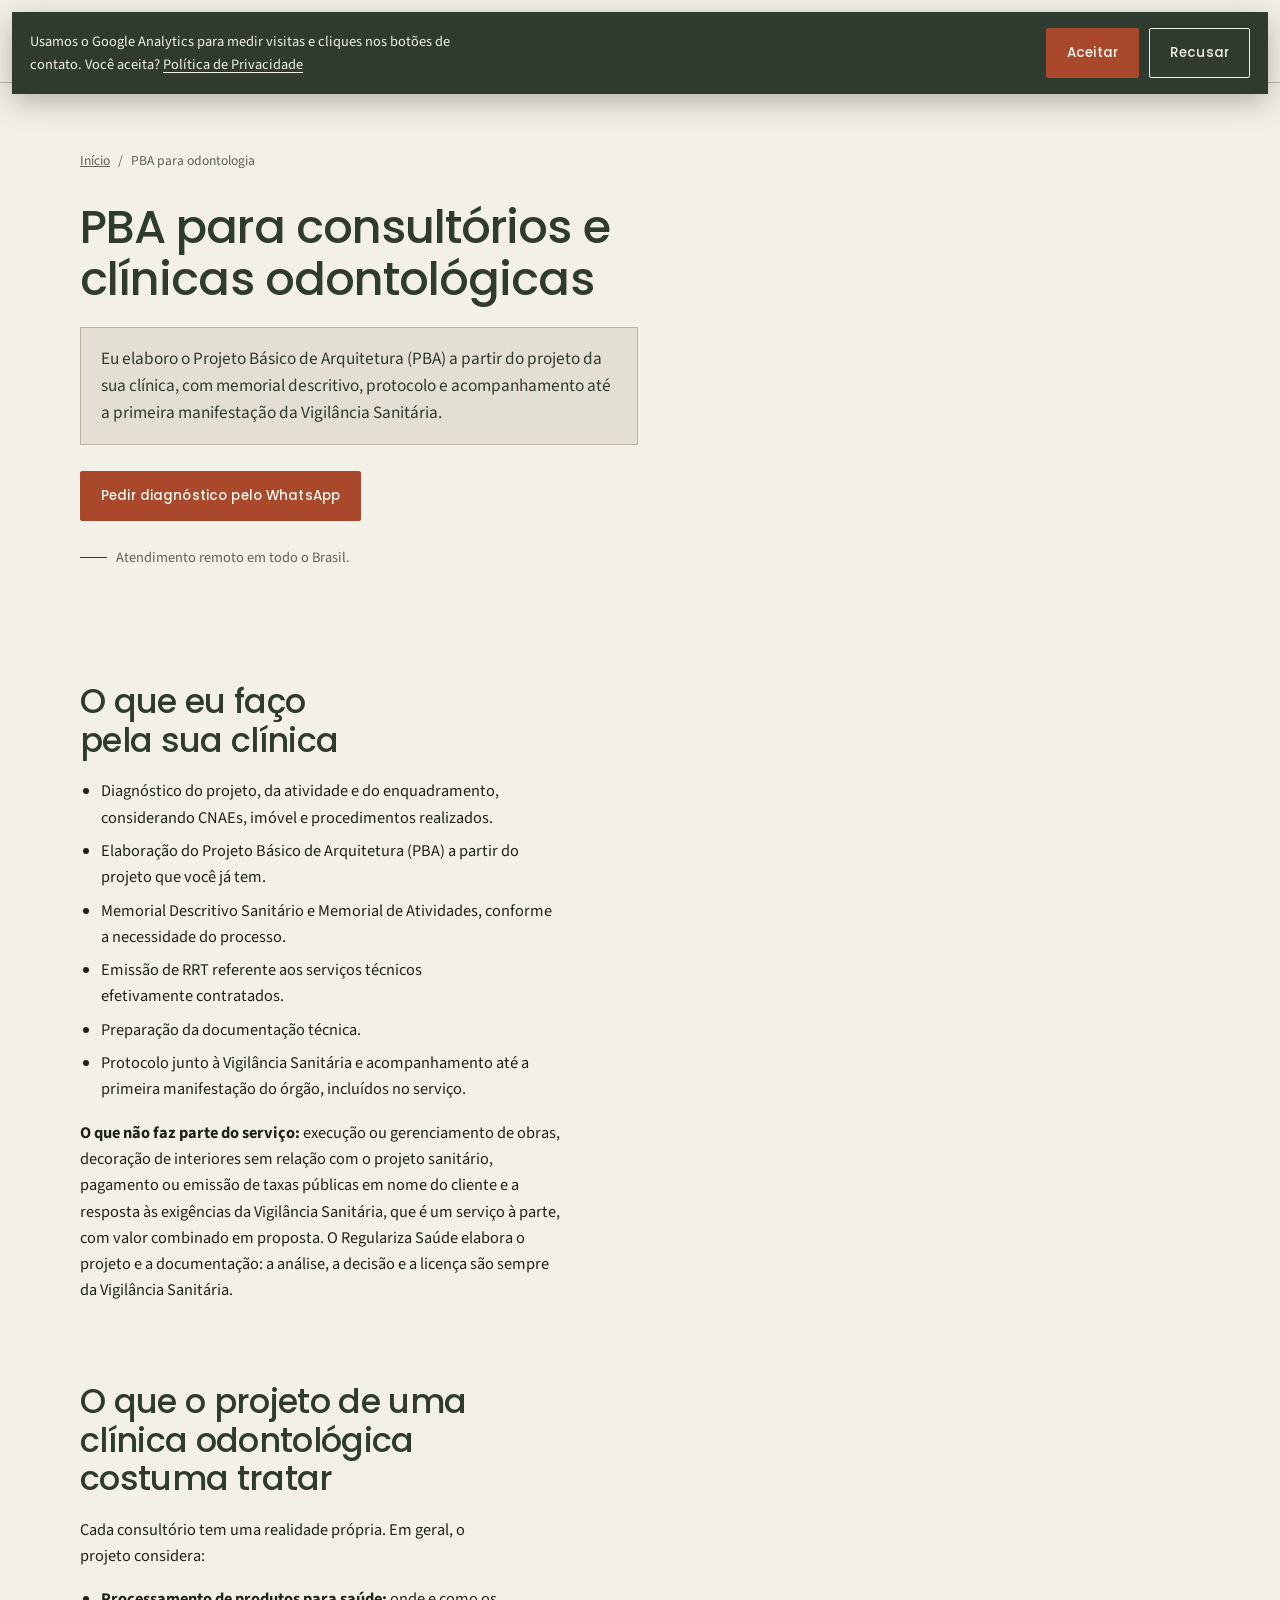
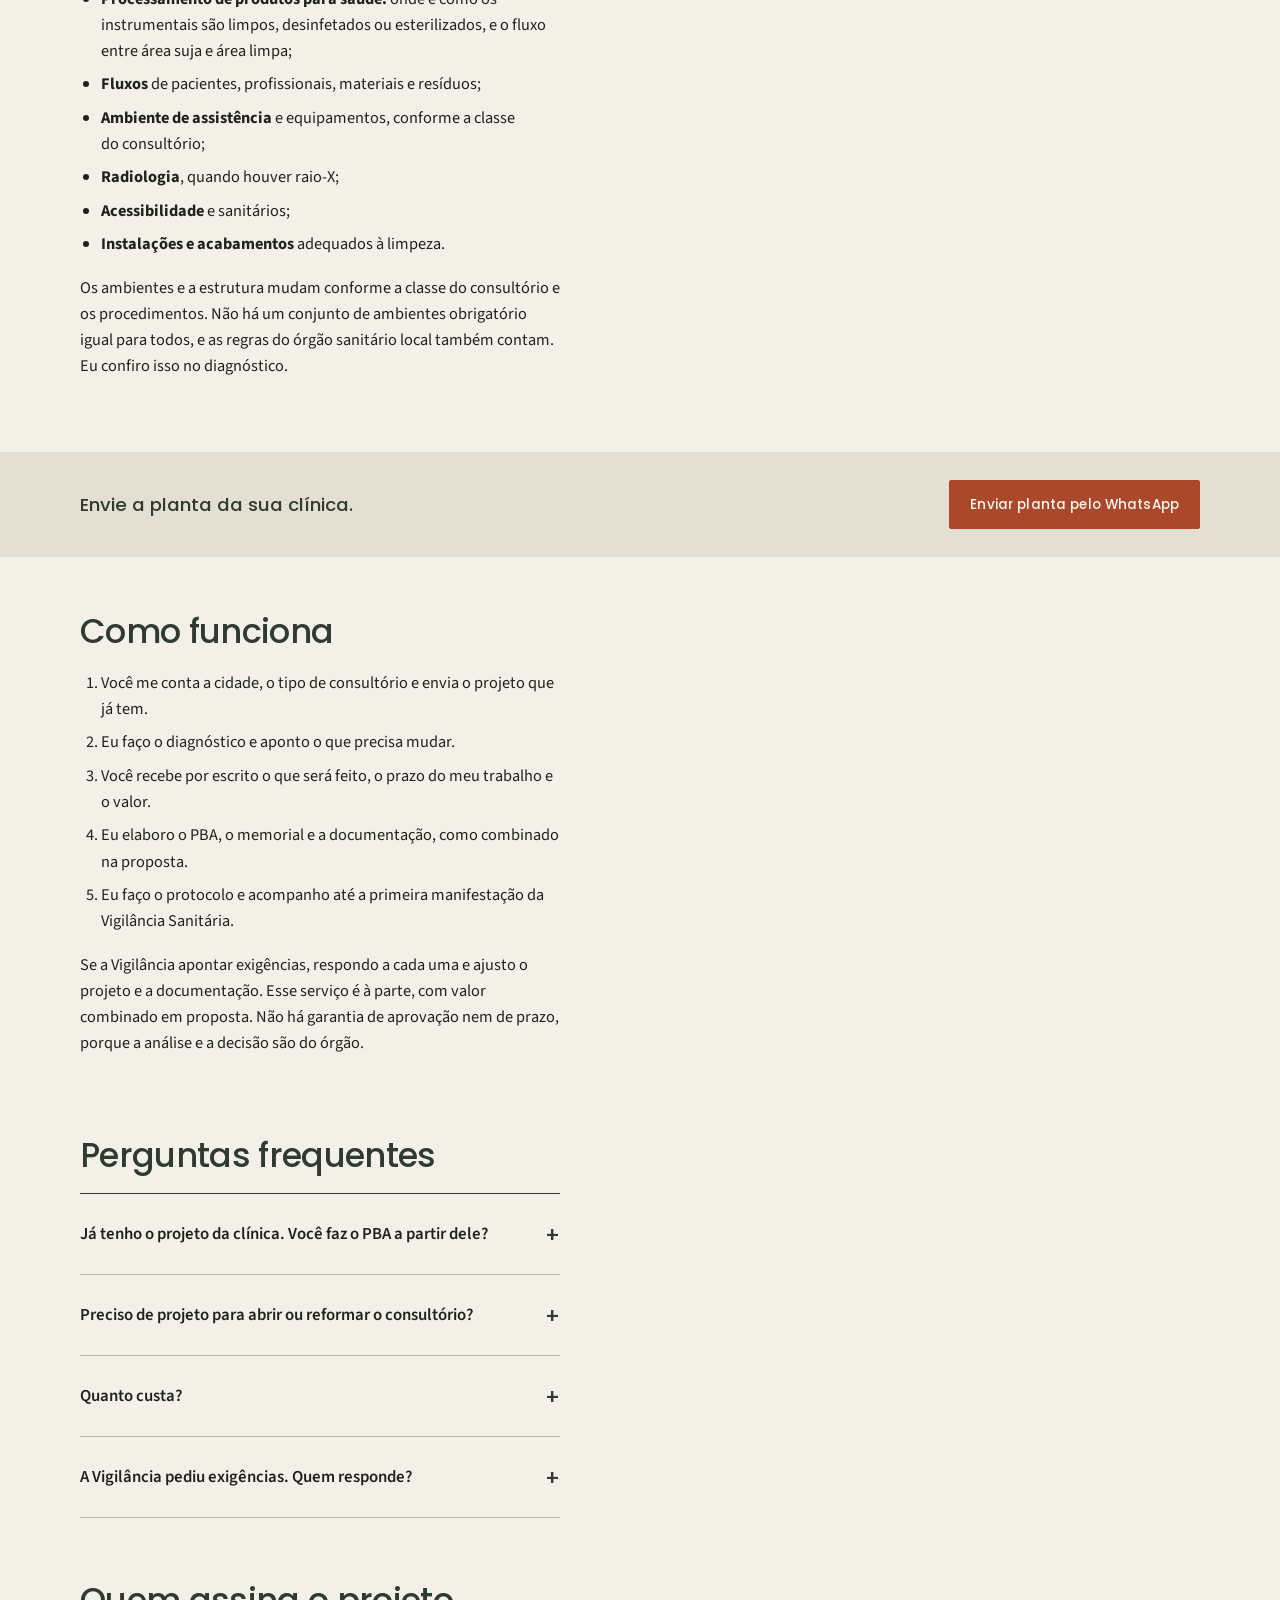
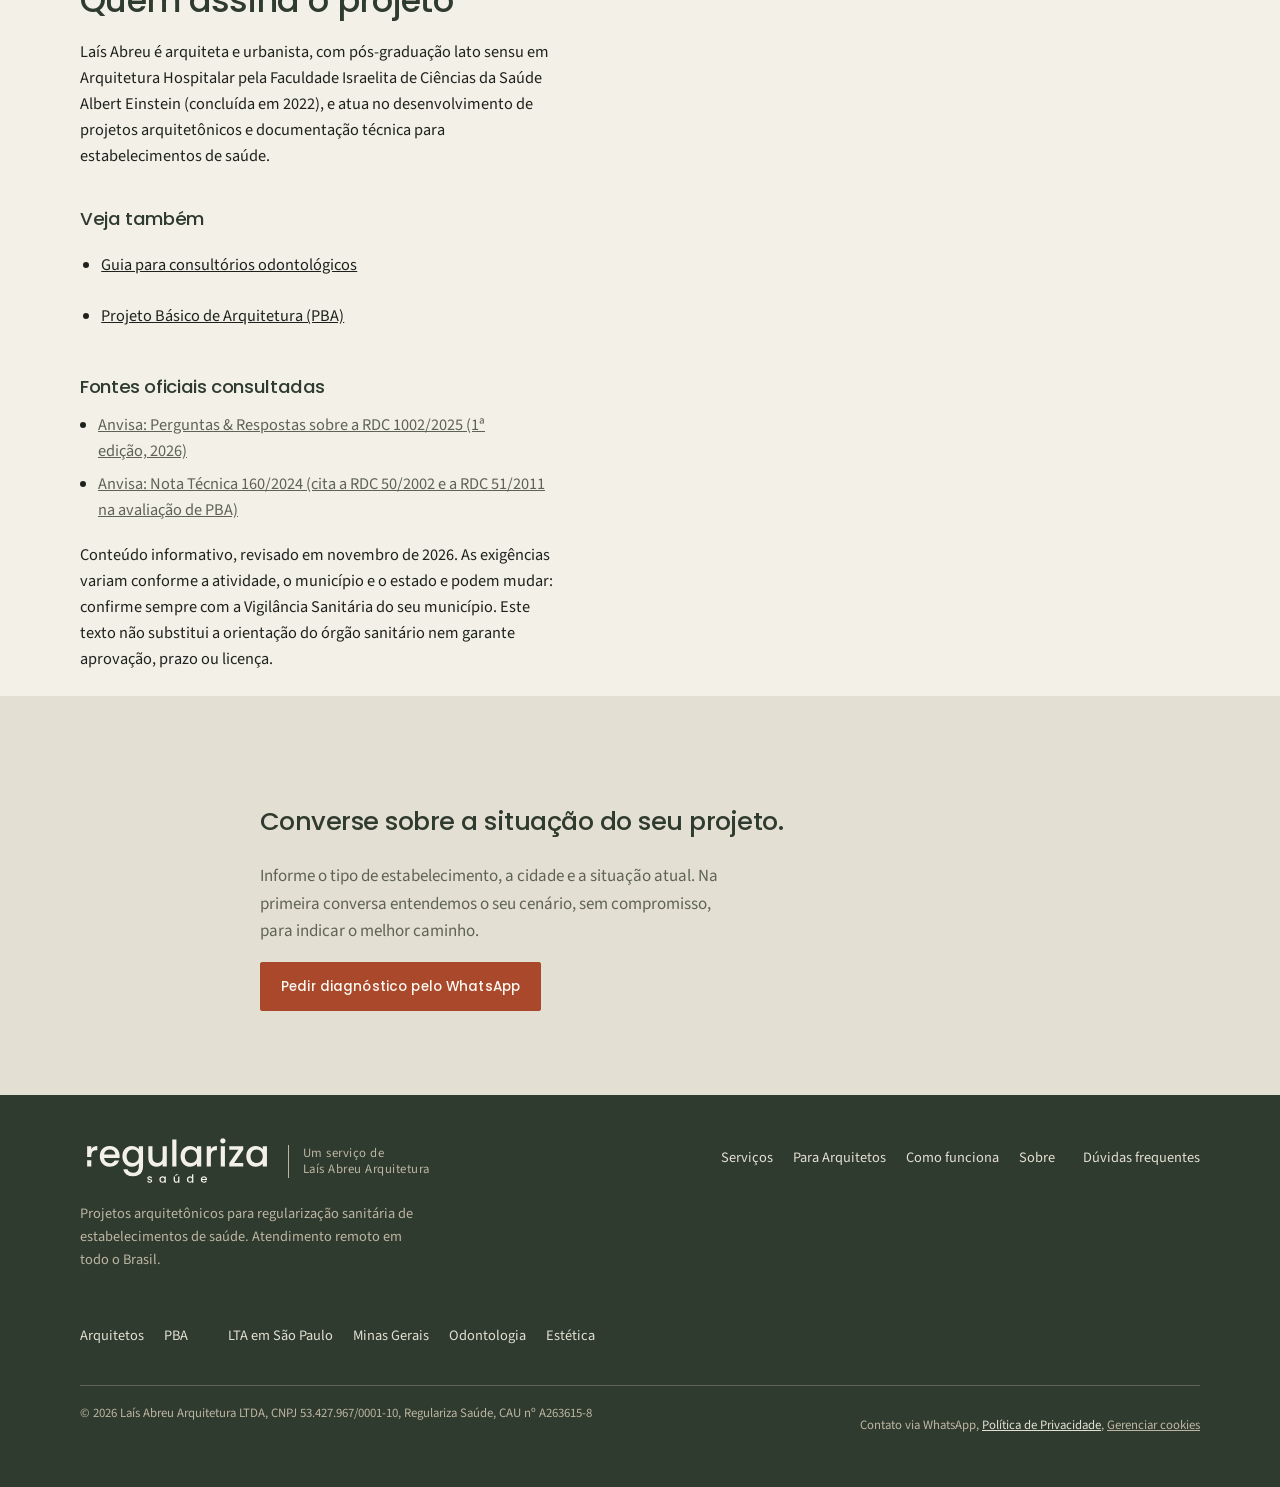
<file: pba/odontologia/index.html>
<!doctype html>
<html lang="pt-BR" data-page="pba-odonto">
<head>
  <meta charset="utf-8"><meta name="viewport" content="width=device-width, initial-scale=1">
  <title>PBA para Consultório e Clínica Odontológica | Regulariza Saúde</title>
  <meta name="description" content="Eu elaboro o PBA a partir do projeto da sua clínica odontológica, com memorial, RRT, protocolo e acompanhamento até a primeira manifestação da Vigilância Sanitária.">
  <link rel="canonical" href="https://regularizasaudearq.com.br/pba/odontologia/">
  <meta name="robots" content="noindex,follow">
  <meta name="theme-color" content="#F3F0E8">
  <meta name="author" content="Laís Abreu Arquitetura">
  <meta property="og:locale" content="pt_BR"><meta property="og:type" content="website">
  <meta property="og:title" content="PBA para Consultório e Clínica Odontológica | Regulariza Saúde"><meta property="og:description" content="Eu elaboro o PBA a partir do projeto da sua clínica odontológica, com memorial, RRT, protocolo e acompanhamento até a primeira manifestação da Vigilância Sanitária.">
  <meta property="og:url" content="https://regularizasaudearq.com.br/pba/odontologia/"><meta property="og:site_name" content="Regulariza Saúde ARQ">
  <meta property="og:image" content="https://regularizasaudearq.com.br/assets/og-image.png"><meta property="og:image:width" content="1200"><meta property="og:image:height" content="630">
  <meta property="og:image:alt" content="Regulariza Saúde — arquitetura que viabiliza a saúde">
  <meta name="twitter:card" content="summary_large_image">
  <link rel="icon" href="/favicon.svg" type="image/svg+xml"><link rel="icon" href="/favicon.ico" sizes="48x48">
  <link rel="preload" href="/assets/fonts/poppins-latin-500-normal.woff2" as="font" type="font/woff2" crossorigin>
  <link rel="preload" href="/assets/fonts/source-sans-3-latin-wght-normal.woff2" as="font" type="font/woff2" crossorigin>
  <link rel="stylesheet" href="/assets/css/style.css">
  <script type="application/ld+json">{"@context":"https://schema.org","@graph":[{"@type":"WebPage","@id":"https://regularizasaudearq.com.br/pba/odontologia/#pagina","url":"https://regularizasaudearq.com.br/pba/odontologia/","name":"PBA para Consultório e Clínica Odontológica | Regulariza Saúde","description":"Eu elaboro o PBA a partir do projeto da sua clínica odontológica, com memorial, RRT, protocolo e acompanhamento até a primeira manifestação da Vigilância Sanitária.","inLanguage":"pt-BR","isPartOf":{"@id":"https://regularizasaudearq.com.br/#negocio"},"about":{"@id":"https://regularizasaudearq.com.br/pba/odontologia/#servico"}},{"@type":"BreadcrumbList","@id":"https://regularizasaudearq.com.br/pba/odontologia/#trilha","itemListElement":[{"@type":"ListItem","position":1,"name":"Início","item":"https://regularizasaudearq.com.br/"},{"@type":"ListItem","position":2,"name":"PBA para odontologia","item":"https://regularizasaudearq.com.br/pba/odontologia/"}]},{"@type":"Service","@id":"https://regularizasaudearq.com.br/pba/odontologia/#servico","name":"PBA para consultórios e clínicas odontológicas","description":"Elaboração do Projeto Básico de Arquitetura (PBA) a partir do projeto de consultórios e clínicas odontológicas, com memorial descritivo, RRT, protocolo e acompanhamento até a primeira manifestação da Vigilância Sanitária, com atendimento remoto.","url":"https://regularizasaudearq.com.br/pba/odontologia/","provider":{"@id":"https://regularizasaudearq.com.br/#negocio"},"areaServed":{"@type":"Country","name":"Brasil"}},{"@type":"FAQPage","@id":"https://regularizasaudearq.com.br/pba/odontologia/#faq","mainEntity":[{"@type":"Question","name":"Já tenho o projeto da clínica. Você faz o PBA a partir dele?","acceptedAnswer":{"@type":"Answer","text":"Sim. Eu parto do projeto que você já tem e aponto o que precisa mudar. Como assumo a responsabilidade técnica pelo PBA, registro o RRT no CAU em meu nome."}},{"@type":"Question","name":"Preciso de projeto para abrir ou reformar o consultório?","acceptedAnswer":{"@type":"Answer","text":"Depende do enquadramento da atividade e da Vigilância Sanitária do seu município ou estado. O diagnóstico indica se é preciso apresentar projeto e em que formato."}},{"@type":"Question","name":"Quanto custa?","acceptedAnswer":{"@type":"Answer","text":"O valor é definido por orçamento, depois que eu conheço o projeto e o município. Você recebe por escrito, antes de começar."}},{"@type":"Question","name":"A Vigilância pediu exigências. Quem responde?","acceptedAnswer":{"@type":"Answer","text":"Eu respondo às exigências e ajusto o projeto e a documentação. É um serviço à parte, com valor combinado em proposta, e não é possível garantir a aprovação."}}]}]}</script>
</head>
<body>
<a class="skip-link" href="#conteudo">Pular para o conteúdo</a>
<header class="topbar"><div class="wrap nav"><a class="brand" href="/" aria-label="Regulariza Saúde — um serviço de Laís Abreu Arquitetura, início"><img class="brand-logo" src="/assets/logo/regulariza-saude-verde.svg" alt="" width="164" height="44"><span class="brand-by">Um serviço de<br>Laís Abreu Arquitetura</span></a><button class="menu-toggle" id="menuToggle" aria-expanded="false" aria-controls="navlinks" aria-label="Abrir menu">☰ Menu</button><nav class="navlinks" id="navlinks" aria-label="Navegação principal"><a href="/#servicos">Serviços</a><a href="/parceria-tecnica-para-arquitetos/">Para Arquitetos</a><a href="/#processo">Como funciona</a><a href="/#sobre">Sobre</a><a href="/#faq">Dúvidas frequentes</a><a class="btn btn-primary mobile-cta" href="#contato">Solicitar avaliação</a></nav><a class="btn btn-primary whatsapp-link-header whatsapp-link" href="https://wa.me/5537998287505?text=Ol%C3%A1%21%20Vim%20pelo%20site%20do%20Regulariza%20Sa%C3%BAde%20ARQ.%20Tenho%20um%20consult%C3%B3rio%2Fcl%C3%ADnica%20odontol%C3%B3gica%20e%20gostaria%20de%20um%20diagn%C3%B3stico%20e%20or%C3%A7amento%20para%20o%20PBA.%0A%0ACidade%2FUF%3A%20" data-message="Olá! Vim pelo site do Regulariza Saúde ARQ. Tenho um consultório/clínica odontológica e gostaria de um diagnóstico e orçamento para o PBA.

Cidade/UF: " data-track="click_cta_pba_odonto" data-cta-location="cabecalho" target="_blank" rel="noopener noreferrer">Solicitar avaliação</a></div></header>
<main id="conteudo">
<section class="page-hero"><div class="wrap">
<nav class="crumbs" aria-label="Você está em"><ol><li><a href="/">Início</a></li><li aria-current="page">PBA para odontologia</li></ol></nav>
<h1 class="serif">PBA para consultórios e clínicas odontológicas</h1>
<p class="nugget">Eu elaboro o Projeto Básico de Arquitetura (PBA) a partir do projeto da sua clínica, com memorial descritivo, protocolo e acompanhamento até a primeira manifestação da Vigilância Sanitária.</p>
<div class="hero-actions"><a class="btn btn-accent whatsapp-link" href="https://wa.me/5537998287505?text=Ol%C3%A1%21%20Vim%20pelo%20site%20do%20Regulariza%20Sa%C3%BAde%20ARQ.%20Tenho%20um%20consult%C3%B3rio%2Fcl%C3%ADnica%20odontol%C3%B3gica%20e%20gostaria%20de%20um%20diagn%C3%B3stico%20e%20or%C3%A7amento%20para%20o%20PBA.%0A%0ACidade%2FUF%3A%20" data-message="Olá! Vim pelo site do Regulariza Saúde ARQ. Tenho um consultório/clínica odontológica e gostaria de um diagnóstico e orçamento para o PBA.

Cidade/UF: " data-track="click_cta_pba_odonto" data-cta-location="topo" target="_blank" rel="noopener noreferrer">Pedir diagnóstico pelo WhatsApp</a></div>
<p class="micro-note">Atendimento remoto em todo o Brasil.</p>
</div></section>
<section class="section prose-section"><div class="wrap"><div class="prose"><h2 class="serif">O que eu faço pela sua clínica</h2><ul><li>Diagnóstico do projeto, da atividade e do enquadramento, considerando CNAEs, imóvel e procedimentos realizados.</li><li>Elaboração do Projeto Básico de Arquitetura (PBA) a partir do projeto que você já tem.</li><li>Memorial Descritivo Sanitário e Memorial de Atividades, conforme a necessidade do processo.</li><li>Emissão de RRT referente aos serviços técnicos efetivamente contratados.</li><li>Preparação da documentação técnica.</li><li>Protocolo junto à Vigilância Sanitária e acompanhamento até a primeira manifestação do órgão, incluídos no serviço.</li></ul><p><strong>O que não faz parte do serviço:</strong> execução ou gerenciamento de obras, decoração de interiores sem relação com o projeto sanitário, pagamento ou emissão de taxas públicas em nome do cliente e a resposta às exigências da Vigilância Sanitária, que é um serviço à parte, com valor combinado em proposta. O Regulariza Saúde elabora o projeto e a documentação: a análise, a decisão e a licença são sempre da Vigilância Sanitária.</p></div></div></section><section class="section prose-section"><div class="wrap"><div class="prose"><h2 class="serif">O que o projeto de uma clínica odontológica costuma tratar</h2><p>Cada consultório tem uma realidade própria. Em geral, o projeto considera:</p><ul><li><strong>Processamento de produtos para saúde:</strong> onde e como os instrumentais são limpos, desinfetados ou esterilizados, e o fluxo entre área suja e área limpa;</li><li><strong>Fluxos</strong> de pacientes, profissionais, materiais e resíduos;</li><li><strong>Ambiente de assistência</strong> e equipamentos, conforme a classe do consultório;</li><li><strong>Radiologia</strong>, quando houver raio-X;</li><li><strong>Acessibilidade</strong> e sanitários;</li><li><strong>Instalações e acabamentos</strong> adequados à limpeza.</li></ul><p>Os ambientes e a estrutura mudam conforme a classe do consultório e os procedimentos. Não há um conjunto de ambientes obrigatório igual para todos, e as regras do órgão sanitário local também contam. Eu confiro isso no diagnóstico.</p></div></div></section><section class="cta-band"><div class="wrap"><p class="cta-band-text">Envie a planta da sua clínica.</p><a class="btn btn-accent whatsapp-link" href="https://wa.me/5537998287505?text=Ol%C3%A1%21%20Vim%20pelo%20site%20do%20Regulariza%20Sa%C3%BAde%20ARQ.%20Tenho%20um%20consult%C3%B3rio%2Fcl%C3%ADnica%20odontol%C3%B3gica%20e%20gostaria%20de%20um%20diagn%C3%B3stico%20e%20or%C3%A7amento%20para%20o%20PBA.%0A%0ACidade%2FUF%3A%20" data-message="Olá! Vim pelo site do Regulariza Saúde ARQ. Tenho um consultório/clínica odontológica e gostaria de um diagnóstico e orçamento para o PBA.

Cidade/UF: " data-track="click_cta_pba_odonto" data-cta-location="meio" target="_blank" rel="noopener noreferrer">Enviar planta pelo WhatsApp</a></div></section><section class="section prose-section"><div class="wrap"><div class="prose"><h2 class="serif">Como funciona</h2><ol><li>Você me conta a cidade, o tipo de consultório e envia o projeto que já tem.</li><li>Eu faço o diagnóstico e aponto o que precisa mudar.</li><li>Você recebe por escrito o que será feito, o prazo do meu trabalho e o valor.</li><li>Eu elaboro o PBA, o memorial e a documentação, como combinado na proposta.</li><li>Eu faço o protocolo e acompanho até a primeira manifestação da Vigilância Sanitária.</li></ol><p>Se a Vigilância apontar exigências, respondo a cada uma e ajusto o projeto e a documentação. Esse serviço é à parte, com valor combinado em proposta. Não há garantia de aprovação nem de prazo, porque a análise e a decisão são do órgão.</p></div></div></section>
<section class="section prose-section" id="faq"><div class="wrap"><div class="prose"><h2 class="serif">Perguntas frequentes</h2><div class="faq-list"><details><summary>Já tenho o projeto da clínica. Você faz o PBA a partir dele?</summary><p>Sim. Eu parto do projeto que você já tem e aponto o que precisa mudar. Como assumo a responsabilidade técnica pelo PBA, registro o RRT no CAU em meu nome.</p></details><details><summary>Preciso de projeto para abrir ou reformar o consultório?</summary><p>Depende do enquadramento da atividade e da Vigilância Sanitária do seu município ou estado. O diagnóstico indica se é preciso apresentar projeto e em que formato.</p></details><details><summary>Quanto custa?</summary><p>O valor é definido por orçamento, depois que eu conheço o projeto e o município. Você recebe por escrito, antes de começar.</p></details><details><summary>A Vigilância pediu exigências. Quem responde?</summary><p>Eu respondo às exigências e ajusto o projeto e a documentação. É um serviço à parte, com valor combinado em proposta, e não é possível garantir a aprovação.</p></details></div></div></div></section>
<section class="section prose-section"><div class="wrap"><div class="prose"><h2 class="serif">Quem assina o projeto</h2><p>Laís Abreu é arquiteta e urbanista, com pós-graduação lato sensu em Arquitetura Hospitalar pela Faculdade Israelita de Ciências da Saúde Albert Einstein (concluída em 2022), e atua no desenvolvimento de projetos arquitetônicos e documentação técnica para estabelecimentos de saúde.</p><h3>Veja também</h3><ul class="related"><li><a href="/projeto-vigilancia-sanitaria-consultorio-odontologico/">Guia para consultórios odontológicos</a></li><li><a href="/projeto-basico-de-arquitetura-pba/">Projeto Básico de Arquitetura (PBA)</a></li></ul><h3>Fontes oficiais consultadas</h3><ul class="sources"><li><a href="https://www.gov.br/anvisa/pt-br/assuntos/servicosdesaude/temas-em-destaque/PR__1002_2025_versao1_2026.pdf" rel="noopener" target="_blank">Anvisa: Perguntas & Respostas sobre a RDC 1002/2025 (1ª edição, 2026)</a></li><li><a href="https://www.gov.br/anvisa/pt-br/assuntos/servicosdesaude/novo-pac-saude/notas-tecnicas/nota-tecnica-160-2024" rel="noopener" target="_blank">Anvisa: Nota Técnica 160/2024 (cita a RDC 50/2002 e a RDC 51/2011 na avaliação de PBA)</a></li></ul><p>Conteúdo informativo, revisado em novembro de 2026. As exigências variam conforme a atividade, o município e o estado e podem mudar: confirme sempre com a Vigilância Sanitária do seu município. Este texto não substitui a orientação do órgão sanitário nem garante aprovação, prazo ou licença.</p></div></div></section>
<section class="cta-section" id="contato"><div class="wrap cta-final"><h2 class="serif">Converse sobre a situação do seu projeto.</h2><p>Informe o tipo de estabelecimento, a cidade e a situação atual. Na primeira conversa entendemos o seu cenário, sem compromisso, para indicar o melhor caminho.</p><a class="btn btn-accent whatsapp-link" href="https://wa.me/5537998287505?text=Ol%C3%A1%21%20Vim%20pelo%20site%20do%20Regulariza%20Sa%C3%BAde%20ARQ.%20Tenho%20um%20consult%C3%B3rio%2Fcl%C3%ADnica%20odontol%C3%B3gica%20e%20gostaria%20de%20um%20diagn%C3%B3stico%20e%20or%C3%A7amento%20para%20o%20PBA.%0A%0ACidade%2FUF%3A%20" data-message="Olá! Vim pelo site do Regulariza Saúde ARQ. Tenho um consultório/clínica odontológica e gostaria de um diagnóstico e orçamento para o PBA.

Cidade/UF: " data-track="click_cta_pba_odonto" data-cta-location="final" target="_blank" rel="noopener noreferrer">Pedir diagnóstico pelo WhatsApp</a></div></section>
</main>
<footer class="footer"><div class="wrap"><div class="footer-top"><div><a class="brand" href="/" aria-label="Regulariza Saúde — um serviço de Laís Abreu Arquitetura, início"><img class="brand-logo" src="/assets/logo/regulariza-saude-claro.svg" alt="" width="164" height="44" loading="lazy"><span class="brand-by">Um serviço de<br>Laís Abreu Arquitetura</span></a><p>Projetos arquitetônicos para regularização sanitária de estabelecimentos de saúde. Atendimento remoto em todo o Brasil.</p></div><nav class="footer-links" aria-label="Links do rodapé"><a href="/#servicos">Serviços</a><a href="/parceria-tecnica-para-arquitetos/">Para Arquitetos</a><a href="/#processo">Como funciona</a><a href="/#sobre">Sobre</a><a href="/#faq">Dúvidas frequentes</a></nav></div><nav class="footer-links footer-guides" aria-label="Guias"><a href="/parceria-tecnica-para-arquitetos/">Arquitetos</a><a href="/projeto-basico-de-arquitetura-pba/">PBA</a><a href="/laudo-tecnico-de-avaliacao-lta-sao-paulo/">LTA em São Paulo</a><a href="/projeto-arquitetonico-vigilancia-sanitaria-mg/">Minas Gerais</a><a href="/projeto-vigilancia-sanitaria-consultorio-odontologico/">Odontologia</a><a href="/projeto-vigilancia-sanitaria-clinica-estetica/">Estética</a></nav><div class="footer-bottom"><span>© <span id="year"></span> Laís Abreu Arquitetura LTDA, CNPJ 53.427.967/0001-10, Regulariza Saúde, CAU nº A263615-8</span><span>Contato via WhatsApp, <a href="/privacidade.html">Política de Privacidade</a>, <button type="button" class="link-btn" data-cookies>Gerenciar cookies</button></span></div></div></footer>
<a aria-label="Solicitar avaliação pelo WhatsApp" class="btn btn-primary floating-cta whatsapp-link" href="https://wa.me/5537998287505?text=Ol%C3%A1%21%20Vim%20pelo%20site%20do%20Regulariza%20Sa%C3%BAde%20ARQ.%20Tenho%20um%20consult%C3%B3rio%2Fcl%C3%ADnica%20odontol%C3%B3gica%20e%20gostaria%20de%20um%20diagn%C3%B3stico%20e%20or%C3%A7amento%20para%20o%20PBA.%0A%0ACidade%2FUF%3A%20" data-message="Olá! Vim pelo site do Regulariza Saúde ARQ. Tenho um consultório/clínica odontológica e gostaria de um diagnóstico e orçamento para o PBA.

Cidade/UF: " data-track="click_cta_pba_odonto" data-cta-location="flutuante" target="_blank" rel="noopener noreferrer">Solicitar avaliação</a>
<script src="/assets/js/config.js"></script><script src="/assets/js/track.js"></script><script src="/assets/js/page.js"></script>
</body>
</html>
</file>
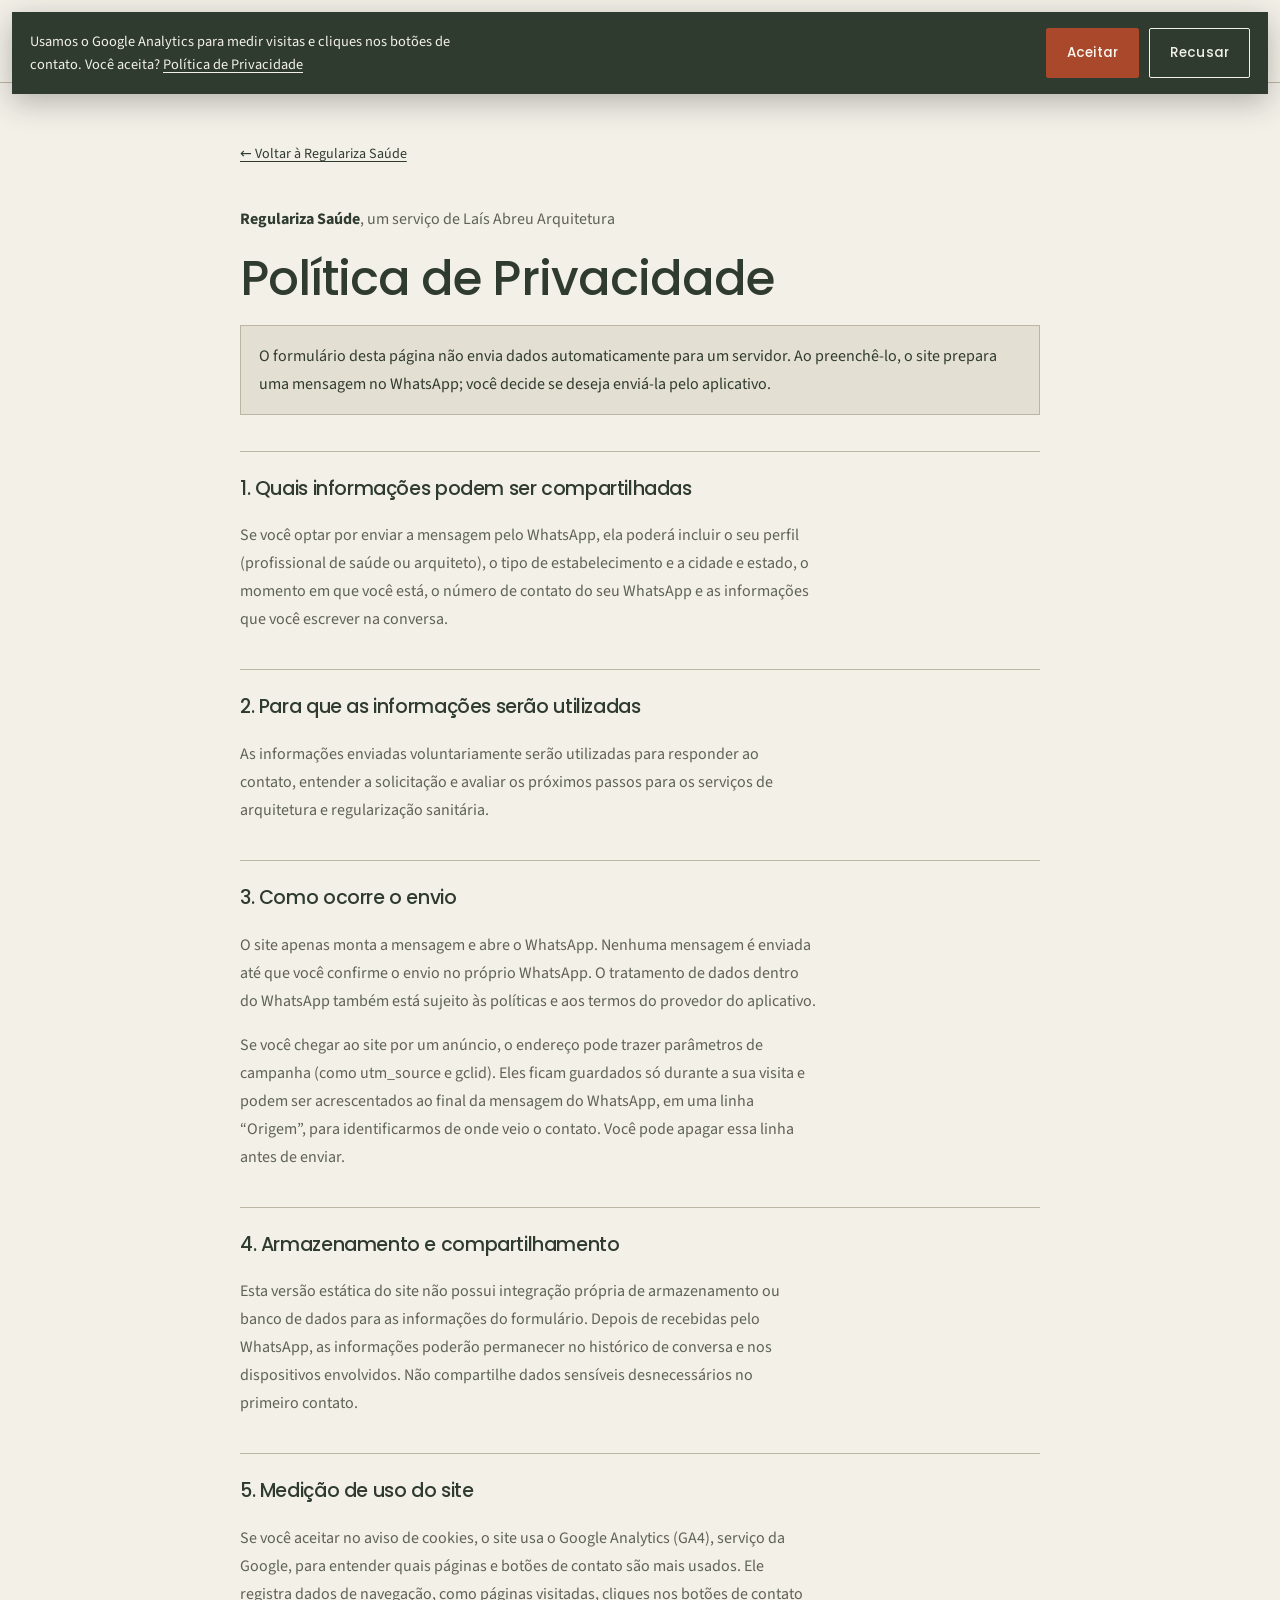
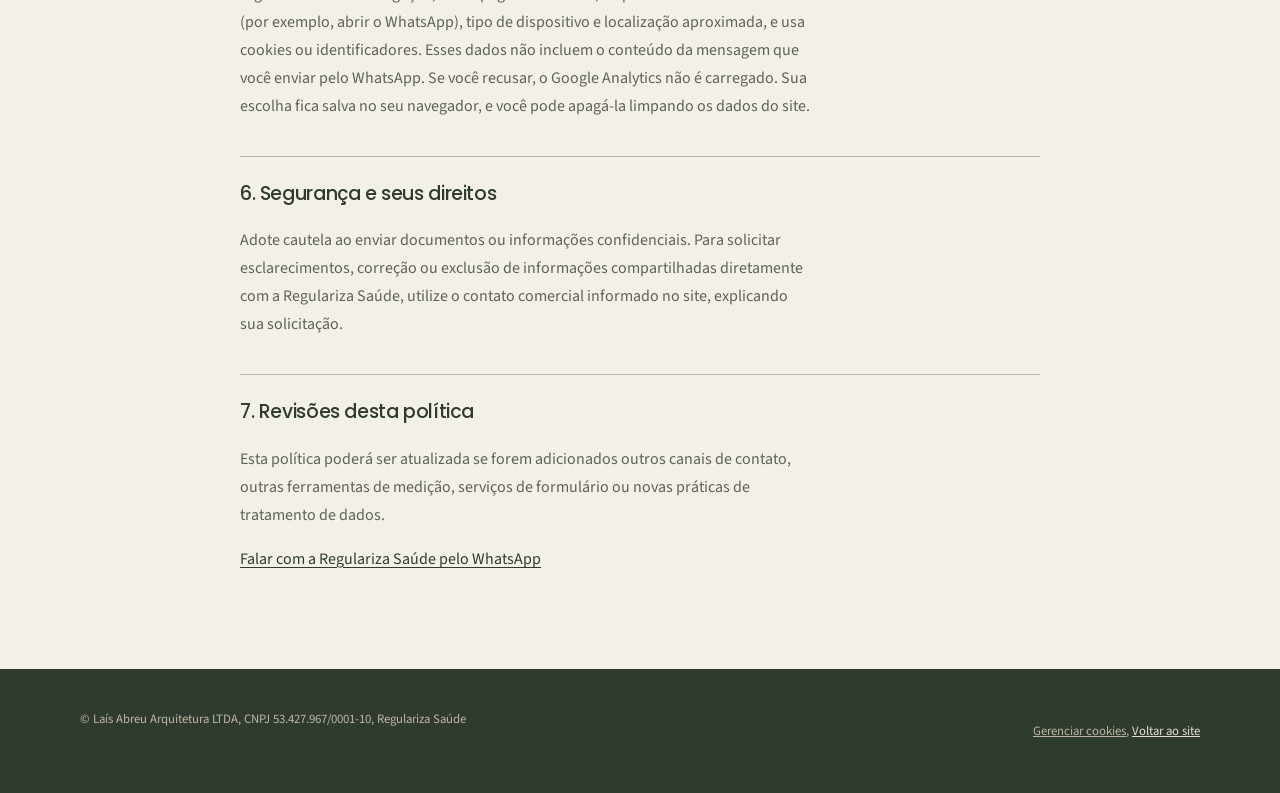
<file: privacidade.html>
<!doctype html>
<html lang="pt-BR">
<head>
<meta charset="utf-8"><meta name="viewport" content="width=device-width, initial-scale=1">
<meta name="robots" content="index,follow"><meta name="description" content="Política de privacidade da Regulariza Saúde.">
<title>Política de Privacidade | Regulariza Saúde</title>
<meta name="theme-color" content="#F3F0E8"><link rel="icon" href="/favicon.svg" type="image/svg+xml"><link rel="icon" href="/favicon.ico" sizes="48x48"><link rel="apple-touch-icon" href="/assets/favicon/apple-touch-icon.png"><link rel="manifest" href="/assets/favicon/site.webmanifest">
  <link rel="preload" href="/assets/fonts/poppins-latin-500-normal.woff2" as="font" type="font/woff2" crossorigin>
  <link rel="preload" href="/assets/fonts/source-sans-3-latin-wght-normal.woff2" as="font" type="font/woff2" crossorigin><link rel="stylesheet" href="/assets/css/style.css">
</head>
<body><header class="topbar"><div class="wrap nav"><a class="brand" href="/" aria-label="Regulariza Saúde — um serviço de Laís Abreu Arquitetura, início"><img class="brand-logo" src="/assets/logo/regulariza-saude-verde.svg" alt="" width="164" height="44"><span class="brand-by">Um serviço de<br>Laís Abreu Arquitetura</span></a></div></header>
<main class="legal"><a class="back" href="/">← Voltar à Regulariza Saúde</a><p><strong>Regulariza Saúde</strong>, um serviço de Laís Abreu Arquitetura</p><h1>Política de Privacidade</h1>
<div class="notice">O formulário desta página não envia dados automaticamente para um servidor. Ao preenchê-lo, o site prepara uma mensagem no WhatsApp; você decide se deseja enviá-la pelo aplicativo.</div>
<h2>1. Quais informações podem ser compartilhadas</h2><p>Se você optar por enviar a mensagem pelo WhatsApp, ela poderá incluir o seu perfil (profissional de saúde ou arquiteto), o tipo de estabelecimento e a cidade e estado, o momento em que você está, o número de contato do seu WhatsApp e as informações que você escrever na conversa.</p>
<h2>2. Para que as informações serão utilizadas</h2><p>As informações enviadas voluntariamente serão utilizadas para responder ao contato, entender a solicitação e avaliar os próximos passos para os serviços de arquitetura e regularização sanitária.</p>
<h2>3. Como ocorre o envio</h2><p>O site apenas monta a mensagem e abre o WhatsApp. Nenhuma mensagem é enviada até que você confirme o envio no próprio WhatsApp. O tratamento de dados dentro do WhatsApp também está sujeito às políticas e aos termos do provedor do aplicativo.</p>
<p>Se você chegar ao site por um anúncio, o endereço pode trazer parâmetros de campanha (como utm_source e gclid). Eles ficam guardados só durante a sua visita e podem ser acrescentados ao final da mensagem do WhatsApp, em uma linha “Origem”, para identificarmos de onde veio o contato. Você pode apagar essa linha antes de enviar.</p>
<h2>4. Armazenamento e compartilhamento</h2><p>Esta versão estática do site não possui integração própria de armazenamento ou banco de dados para as informações do formulário. Depois de recebidas pelo WhatsApp, as informações poderão permanecer no histórico de conversa e nos dispositivos envolvidos. Não compartilhe dados sensíveis desnecessários no primeiro contato.</p>
<h2>5. Medição de uso do site</h2><p>Se você aceitar no aviso de cookies, o site usa o Google Analytics (GA4), serviço da Google, para entender quais páginas e botões de contato são mais usados. Ele registra dados de navegação, como páginas visitadas, cliques nos botões de contato (por exemplo, abrir o WhatsApp), tipo de dispositivo e localização aproximada, e usa cookies ou identificadores. Esses dados não incluem o conteúdo da mensagem que você enviar pelo WhatsApp. Se você recusar, o Google Analytics não é carregado. Sua escolha fica salva no seu navegador, e você pode apagá-la limpando os dados do site.</p>
<h2>6. Segurança e seus direitos</h2><p>Adote cautela ao enviar documentos ou informações confidenciais. Para solicitar esclarecimentos, correção ou exclusão de informações compartilhadas diretamente com a Regulariza Saúde, utilize o contato comercial informado no site, explicando sua solicitação.</p>
<h2>7. Revisões desta política</h2><p>Esta política poderá ser atualizada se forem adicionados outros canais de contato, outras ferramentas de medição, serviços de formulário ou novas práticas de tratamento de dados.</p>
<p><a href="https://wa.me/5537998287505?text=Ol%C3%A1%2C%20tenho%20uma%20d%C3%BAvida%20sobre%20a%20pol%C3%ADtica%20de%20privacidade%20da%20Regulariza%20Sa%C3%BAde.">Falar com a Regulariza Saúde pelo WhatsApp</a></p>
</main>
<footer class="footer"><div class="wrap"><div class="footer-bottom" style="margin-top:0;border-top:0;padding-top:0"><span>© Laís Abreu Arquitetura LTDA, CNPJ 53.427.967/0001-10, Regulariza Saúde</span><span><button type="button" class="link-btn" data-cookies>Gerenciar cookies</button>, <a href="/">Voltar ao site</a></span></div></div></footer>
<script src="/assets/js/config.js"></script><script src="/assets/js/track.js"></script>
</body></html>
</file>
<file: assets/css/style.css>
/* Hallmark · shape: kept · genre: editorial · theme: brand · redesign: polish
 * paper: oklch(95% 0.012 92) · accent: oklch(50% 0.14 40) · display: Poppins · body: Source Sans 3 · hero: kept · nav: kept · footer: kept · signature: kept
 * axes: light/geometric-sans/warm · posture: kept · contrast: pass · fold: pass · v2.0.0 */
/* Hallmark · pre-emit critique: P3 H3 E3 S3 R3 V3 · weakest: S, the page stays long (about 1.7k words) and the eyebrows stay; both are the owner's content and structure */
/* Hallmark · waive 1 · Poppins is the face of the original brand identity · the owner chose Poppins for every heading and keeps it */
/* Hallmark · waive 38iii · hero h1 second line is set at a second size in the same colour, once, in the hero · the headline is the owner's own wording */
/* Hallmark · waive 49b · long official source titles and running prose links on the guide and legal pages · cutting the label would misname the source */
/* Regulariza Saúde — identidade v0.1 (verde-musgo, 3 neutros, 1 acento)
   Tipografia: Poppins 500 (títulos, numeração, botões) · Source Sans 3 (texto) — hospedadas em /assets/fonts
   Estrutura: 1 tokens · 2 base · 3 componentes · 4 seções · 5 páginas legais · 6 responsivo */

@font-face{font-family:"Poppins";font-weight:500;font-style:normal;font-display:swap;src:url("/assets/fonts/poppins-latin-500-normal.woff2") format("woff2")}
@font-face{font-family:"Source Sans 3";font-weight:200 900;font-style:normal;font-display:swap;src:url("/assets/fonts/source-sans-3-latin-wght-normal.woff2") format("woff2")}

/* 1 — TOKENS ------------------------------------------------------------ */
:root{
  --rs-ink:#2F3B2E;        /* marca, títulos, fundos escuros */
  --rs-graphite:#1F221C;   /* texto corrido */
  --rs-mid:#5E6355;        /* texto secundário, bordas de campo */
  --rs-paper:#F3F0E8;      /* fundo principal */
  --rs-sand:#E4DFD3;       /* faixas e cartões */
  --rs-stone:#BDB5A3;      /* filetes decorativos (nunca texto) */
  --rs-terra:#A9482A;      /* acento: 1 CTA por dobra */
  --rs-terra-dark:#8F3C22;
  --rs-error:#8A2D1D;
  --rs-on-accent:#FBF8F2;
  --rs-glass:rgba(243,240,232,.95);
  --rs-stone-faint:rgba(189,181,163,.35);
  --rs-shadow:rgba(31,34,28,.25);
  --rs-shadow-strong:rgba(31,34,28,.3);
  --rs-paper-tint:rgba(243,240,232,.14);
  --head:"Poppins",system-ui,sans-serif;
  --body:"Source Sans 3",system-ui,sans-serif;
  --max:1120px;
}

/* 2 — BASE -------------------------------------------------------------- */
*{box-sizing:border-box}
html{scroll-behavior:smooth;scroll-padding-top:90px}
body{margin:0;background:var(--rs-paper);color:var(--rs-graphite);font-family:var(--body);font-size:1.0625rem;line-height:1.6;-webkit-font-smoothing:antialiased}
a{color:inherit}
button,input,select,textarea{font:inherit}
button,a{-webkit-tap-highlight-color:transparent}
a:focus-visible,button:focus-visible,input:focus-visible,select:focus-visible,textarea:focus-visible,summary:focus-visible{outline:2px solid var(--rs-ink);outline-offset:3px}
.consent :focus-visible,.feature-band :focus-visible,.footer :focus-visible{outline-color:var(--rs-paper)}
.wrap{width:min(var(--max),calc(100% - 48px));margin-inline:auto}
.sr-only{position:absolute;width:1px;height:1px;padding:0;margin:-1px;overflow:hidden;clip:rect(0,0,0,0);white-space:nowrap;border:0}
.serif,h1,h2,h3{font-family:var(--head);font-weight:500;letter-spacing:-.02em;color:var(--rs-ink);overflow-wrap:break-word}

/* 3 — COMPONENTES ------------------------------------------------------- */
/* Marca */
.brand{text-decoration:none;display:flex;flex-direction:row;align-items:center;gap:14px}
.brand-logo{display:block;height:52px;width:auto}
.brand-by{font-size:.8rem;line-height:1.3;letter-spacing:.04em;color:var(--rs-mid);padding-left:14px;border-left:1px solid var(--rs-stone)}
.footer .brand-by{color:var(--rs-stone)}

/* Botões */
.btn{display:inline-flex;align-items:center;justify-content:center;gap:10px;border:1px solid transparent;border-radius:2px;padding:13px 20px;text-decoration:none;font-family:var(--head);font-size:.84rem;font-weight:500;letter-spacing:.01em;cursor:pointer;transition:background .2s,border-color .2s,color .2s,transform .2s}
.btn:hover{transform:translateY(-1px)}
.btn,.navlinks a{white-space:nowrap}
@media(max-width:480px){.btn,.navlinks a{white-space:normal;text-align:center}}
.navlinks .mobile-cta{display:none}
.btn-primary{background:var(--rs-ink);color:var(--rs-paper);border-color:var(--rs-ink)}
.btn-primary:hover{background:var(--rs-mid);border-color:var(--rs-mid)}
.btn-accent{background:var(--rs-terra);color:var(--rs-on-accent);border-color:var(--rs-terra)}
.btn-accent:hover{background:var(--rs-terra-dark);border-color:var(--rs-terra-dark)}
.btn-outline{border-color:var(--rs-ink);color:var(--rs-ink);background:transparent}
.btn-outline:hover{background:var(--rs-sand)}
.text-link{margin-top:auto;display:inline-flex;align-items:center;min-height:44px;color:var(--rs-ink);font-size:.9rem;font-weight:600;text-decoration:underline;text-decoration-color:var(--rs-stone);text-decoration-thickness:1px;text-underline-offset:6px;transition:text-decoration-color .2s}
.text-link:hover{text-decoration-color:var(--rs-ink)}

/* Cabeçalho */
.topbar{border-bottom:1px solid var(--rs-stone);background:var(--rs-glass);position:sticky;top:0;z-index:10;backdrop-filter:blur(12px)}
.nav{min-height:82px;display:flex;align-items:center;justify-content:space-between;gap:24px}
.nav>.btn{padding:11px 16px}
.navlinks{display:flex;align-items:center;gap:27px}
.navlinks a{text-decoration:none;font-size:.92rem;color:var(--rs-mid);transition:color .2s}
.navlinks a:hover{color:var(--rs-ink)}
.navlinks a:not(.btn){display:inline-flex;align-items:center;min-height:44px;min-width:44px;justify-content:center}
.navlinks .btn-primary,.navlinks .btn-primary:hover{color:var(--rs-paper)}
.menu-toggle{display:none;background:none;border:1px solid var(--rs-stone);padding:9px 11px;color:var(--rs-ink);border-radius:2px}

/* 4 — SEÇÕES ------------------------------------------------------------ */
.section{padding:96px 0}
.section-white{background:var(--rs-paper)}
.section-head{max-width:690px;margin-bottom:42px}
.section-head h2,.split-copy h2,.about-copy h2,.cta h2,.cta-copy h2{font-size:clamp(2rem,3.8vw,3.1rem);line-height:1.1;margin:14px 0 18px}
.section-head p,.split-copy p,.about-copy p{color:var(--rs-mid);font-size:.98rem}

/* Hero */
.hero{padding:76px 0 80px;overflow:hidden}
.hero-grid{display:grid;grid-template-columns:1.1fr .9fr;gap:80px;align-items:center}
.hero h1{font-size:clamp(2.1rem,3.7vw,2.95rem);line-height:1.12;margin:20px 0 24px;max-width:700px;text-wrap:pretty}
.hero h1 .h1-2{display:block;margin-top:.2em;font-size:.72em;line-height:1.15;color:var(--rs-ink)}
.hero-index{list-style:none;margin:0;padding:0;border-top:1px solid var(--rs-stone)}
.hero-index li{border-bottom:1px solid var(--rs-stone)}
.hero-index a{display:flex;align-items:baseline;gap:22px;padding:22px 0;text-decoration:none;font-family:var(--head);font-weight:500;font-size:1.3rem;line-height:1.25;letter-spacing:-.015em;color:var(--rs-ink);transition:transform .2s}
.hero-index a:hover{transform:translateX(8px)}
.hero-index span{font-size:.8rem;letter-spacing:.14em;color:var(--rs-mid);min-width:26px}
.hero-copy{font-size:1.25rem;max-width:520px;color:var(--rs-mid)}
.hero-cred{font-family:var(--head);font-size:.9rem;letter-spacing:.03em;color:var(--rs-mid);margin:22px 0 0}
.hero-actions{display:flex;gap:12px;flex-wrap:wrap;margin:22px 0 25px}
.micro-note{font-size:.9rem;color:var(--rs-mid);display:flex;gap:9px;align-items:center}
.micro-note:before{content:'';width:27px;height:1px;background:var(--rs-ink);display:inline-block}

/* Índice do hero: filete com abertura + numeração */

/* Faixa de segmentos */
.segment-strip{background:var(--rs-sand);color:var(--rs-ink);padding:17px 0;border-top:1px solid var(--rs-stone);border-bottom:1px solid var(--rs-stone)}
.segment-inner{display:flex;align-items:center;justify-content:center;gap:15px;flex-wrap:wrap;font-size:.8rem}
.segment-inner span{color:var(--rs-mid);font-family:var(--head);font-size:.85rem}
.segment-inner b{font-weight:500}
.segment-inner i{width:4px;height:4px;background:var(--rs-ink);display:block}

/* Problema */
.problem-grid{display:grid;grid-template-columns:.9fr 1.1fr;gap:64px;align-items:start}
.problem-list{display:grid;grid-template-columns:1fr 1fr;gap:12px}
.problem{padding:22px 20px;border:1px solid var(--rs-stone);min-height:190px;background:var(--rs-paper);transition:border-color .2s}
.problem:hover{border-color:var(--rs-ink)}
.problem-num{font-variant-numeric:tabular-nums;font-family:var(--head);font-size:.8rem;color:var(--rs-mid);font-weight:500}
.problem p{font-family:var(--head);font-weight:500;font-size:1.12rem;line-height:1.4;letter-spacing:-.015em;margin:17px 0 0}
.problem p.problem-note{font-family:var(--body);font-weight:400;font-size:.94rem;line-height:1.5;letter-spacing:0;color:var(--rs-mid);margin:10px 0 0}

/* Serviços */
.service-grid{display:grid;grid-template-columns:repeat(2,1fr);gap:14px}
.service:last-child:nth-child(odd){grid-column:1/-1}
.service{padding:27px 25px 25px;border:1px solid var(--rs-stone);background:var(--rs-paper);min-height:260px;display:flex;flex-direction:column;align-items:flex-start;transition:border-color .2s}
.service:hover{border-color:var(--rs-ink)}
.service-num{font-variant-numeric:tabular-nums;font-family:var(--head);font-weight:500;font-size:.85rem;color:var(--rs-mid);margin-bottom:28px}
.service h3{font-size:1.32rem;line-height:1.18;margin:0 0 12px}
.service p{font-size:.94rem;color:var(--rs-mid);margin:0 0 20px}

/* Faixa de diferenciais */
.feature-band{background:var(--rs-ink);color:var(--rs-paper);padding:70px 0}
.eyebrow{font-family:var(--head);font-size:.85rem;font-weight:500;color:var(--rs-mid)}
.feature-band .eyebrow{color:var(--rs-stone)}
.service-highlight{border:1px solid var(--rs-terra);color:var(--rs-terra-dark)!important;padding:12px 14px;font-size:.92rem!important;margin:0 0 20px!important}
.feature-band h2{font-size:clamp(1.9rem,3.8vw,3rem);line-height:1.1;margin:15px 0;color:var(--rs-paper)}
.feature-band p{color:var(--rs-sand);max-width:68ch}
.partner{max-width:780px}
.partner .btn{margin-top:14px}

/* Processo */
.steps{display:grid;grid-template-columns:repeat(3,1fr);gap:0}
.step{padding:25px 28px 28px 0;border-top:1px solid var(--rs-ink);position:relative}
.step:nth-child(3n+2),.step:nth-child(3n){padding-left:25px}
.step-number{font-variant-numeric:tabular-nums;font-family:var(--head);font-size:.9rem;color:var(--rs-mid);letter-spacing:.08em}
.step h3{font-size:1.05rem;margin:12px 0 8px}
.step p{font-size:.94rem;color:var(--rs-mid);margin:0;max-width:290px}
.deadline-note{margin-top:30px;padding:18px 20px;background:var(--rs-sand);color:var(--rs-ink);font-size:.94rem;max-width:70ch;border:1px solid var(--rs-stone)}

/* Sobre */
.about-copy p{max-width:62ch}

/* Para quem é */
.audience-grid{display:grid;grid-template-columns:repeat(3,1fr);gap:0 28px;margin-top:46px}
.audience{padding:22px 0 8px;border-top:1px solid var(--rs-ink)}
.audience h3{font-size:1.08rem;line-height:1.25;margin:0 0 10px}
.audience p{font-size:.9rem;color:var(--rs-mid);margin:0 0 14px}

/* FAQ */
.faq-grid{display:grid;grid-template-columns:.9fr 1.1fr;gap:64px}
.faq-list details{border-bottom:1px solid var(--rs-stone);padding:18px 0}
.faq-list details:first-child{border-top:1px solid var(--rs-ink)}
.faq-list summary{min-height:44px;cursor:pointer;list-style:none;font-weight:600;font-size:1.05rem;display:flex;align-items:center;justify-content:space-between;gap:20px}
.faq-list summary::-webkit-details-marker{display:none}
.faq-list summary:after{content:'+';font-family:var(--head);font-size:1.3rem;font-weight:400;color:var(--rs-ink)}
.faq-list details[open] summary:after{content:'−'}
.faq-list details p{font-size:1rem;color:var(--rs-mid);max-width:66ch;margin:13px 28px 2px 0}

/* Contato / formulário */
.cta-section{padding:84px 0;background:var(--rs-sand)}
.cta-grid{display:grid;grid-template-columns:.8fr 1.2fr;gap:64px;align-items:start}
.cta h2,.cta-copy h2{max-width:480px}
.cta-copy p{color:var(--rs-mid);max-width:470px}
.contact-note{font-size:.9rem!important;margin-top:22px;padding-top:18px;border-top:1px solid var(--rs-stone)}
.form{background:var(--rs-paper);padding:30px;border:1px solid var(--rs-stone)}
.form-grid{display:grid;grid-template-columns:1fr 1fr;gap:17px}
.field{display:flex;flex-direction:column;gap:7px}
.field.full{grid-column:1/-1}
.field label{font-size:.94rem;font-weight:600}
.field input,.field select,.field textarea{border:1px solid var(--rs-mid);background:var(--rs-paper);border-radius:2px;padding:12px;color:var(--rs-ink);width:100%;min-height:46px}
input[type=checkbox]{width:24px;height:24px;min-height:24px;flex:none;accent-color:var(--rs-ink)}
.field input:focus,.field select:focus,.field textarea:focus{outline:2px solid var(--rs-ink);outline-offset:2px;border-color:var(--rs-ink)}
.field textarea{min-height:95px;resize:vertical}
.field input::placeholder,.field textarea::placeholder{color:var(--rs-mid)}
.privacy{display:flex;align-items:flex-start;gap:10px;font-size:.9rem;color:var(--rs-mid);margin:18px 0}
.privacy input{margin-top:4px;accent-color:var(--rs-ink)}
.privacy a{color:var(--rs-ink)}
.form-submit{width:100%}
.form-status{font-variant-numeric:tabular-nums;font-size:.9rem;margin-top:13px;color:var(--rs-mid)}
.form-status.error{color:var(--rs-error)}
.form-status.success{color:var(--rs-ink)}
.form-hint{font-size:.9rem;color:var(--rs-mid);margin:12px 0 0}

/* Rodapé */
.footer{padding:40px 0;background:var(--rs-ink);color:var(--rs-paper)}
.footer-top{display:flex;justify-content:space-between;gap:30px;align-items:flex-start}
.footer p{color:var(--rs-stone);font-size:.9rem;max-width:340px}
.footer-links{display:flex;gap:20px;flex-wrap:wrap}
.footer-links a,.footer-bottom a{display:inline-flex;align-items:center;min-height:44px;min-width:44px}
.footer-links a{font-size:.9rem;color:var(--rs-sand);text-decoration:none;transition:color .2s}
.footer-links a:hover,.footer-bottom a:hover{color:var(--rs-paper)}
.footer-bottom{border-top:1px solid var(--rs-stone-faint);margin-top:28px;padding-top:17px;display:flex;justify-content:space-between;gap:20px;color:var(--rs-stone);font-size:.8rem}
.footer-bottom a{color:var(--rs-sand)}

/* CTA flutuante (apenas mobile) */
.floating-cta{display:none;text-align:center;white-space:normal}

/* 5 — PÁGINAS LEGAIS (privacidade) ------------------------------------- */
.legal{max-width:800px;width:calc(100% - 36px);margin:0 auto;padding:56px 0 80px;font-size:1rem;line-height:1.75}
.legal h1{font-size:clamp(2rem,5vw,3rem);line-height:1.12;margin:.4em 0}
.legal h2{font-size:1.2rem;margin:36px 0 8px;padding-top:20px;border-top:1px solid var(--rs-stone)}
.legal p{color:var(--rs-mid)}
.legal strong{color:var(--rs-ink)}
.legal a{color:var(--rs-ink);text-underline-offset:3px}
.legal .back{display:inline-block;margin-bottom:22px;font-size:.88rem}
.legal .notice{padding:16px 18px;background:var(--rs-sand);border:1px solid var(--rs-stone);color:var(--rs-ink)}
.legal small{color:var(--rs-mid)}

/* 6 — RESPONSIVO -------------------------------------------------------- */
@media(max-width:1180px){.brand-by{display:none}}
@media(max-width:900px){
  .navlinks{gap:15px}.navlinks a{font-size:.85rem}.nav .btn{padding:11px 13px}
  .hero-grid{gap:40px}
  .problem-grid,.faq-grid{gap:35px}.cta-grid{gap:40px}
}
@media(max-width:720px){
  .wrap{width:min(100% - 34px,var(--max))}
  .hero{padding:48px 0 55px}
  .hero-grid{grid-template-columns:1fr;gap:35px}
  .hero h1{font-size:clamp(2rem,9vw,2.8rem)}
  .hero-copy{font-size:.98rem}
  .hero-index a{font-size:1.15rem;padding:18px 0}
  .brand-by{display:none}
  .section{padding:68px 0}
  .section-head{margin-bottom:30px}
  .problem-grid,.faq-grid,.cta-grid{grid-template-columns:1fr;gap:30px}
  .problem-list,.service-grid{grid-template-columns:1fr 1fr}
  .service{padding:22px 18px;min-height:260px}
  .steps,.audience-grid{grid-template-columns:1fr 1fr}
  .step:nth-child(3n+2),.step:nth-child(3n){padding-left:0}
  .step:nth-child(even){padding-left:20px}
  .cta-section{padding:62px 0}
  .form{padding:22px 17px}
  .footer-top,.footer-bottom{flex-direction:column}
  .footer-links{gap:15px}
  .segment-inner{justify-content:flex-start;gap:10px}
  .segment-inner i{display:none}
  .segment-inner b{padding:4px 8px;border:1px solid var(--rs-stone)}
  .floating-cta{display:flex;position:fixed;z-index:15;left:12px;right:12px;bottom:12px;box-shadow:0 8px 30px var(--rs-shadow)}
  body{padding-bottom:76px}
}
@media(max-width:460px){
  .brand-logo{height:40px}
  .hero-actions{flex-direction:column;align-items:stretch}.hero-actions .btn{width:100%}
  .problem-list,.service-grid,.steps,.form-grid,.audience-grid{grid-template-columns:1fr}
  .problem,.service{min-height:unset}
  .service-num{margin-bottom:16px}
  .step,.step:nth-child(even){padding:20px 0}.step p{max-width:none}
  .field.full{grid-column:auto}
  .section-head h2,.split-copy h2,.about-copy h2,.cta h2,.cta-copy h2{font-size:2.2rem}
}
@media(prefers-reduced-motion:reduce){
  html{scroll-behavior:auto}
  *,*:before,*:after{transition:none!important;animation:none!important}
}

h1,h2,h3{text-wrap:balance}
p,li,summary{text-wrap:pretty}
.brand{min-height:44px}
@media(min-width:721px){.problem-grid .section-head{position:sticky;top:96px}}
@media(min-width:1000px){.steps{grid-template-columns:repeat(5,1fr)}.steps .step{padding:25px 18px 28px 0}.steps .step+.step{padding-left:18px}}
.floating-cta.is-hidden{display:none!important}
.cta-grid>*{min-width:0}
.form-hint{max-width:68ch}
@media(max-width:900px){
  .nav{min-height:72px}
  .menu-toggle{display:block}
  .navlinks{display:none;position:absolute;top:71px;left:0;right:0;background:var(--rs-paper);padding:18px 24px 22px;border-bottom:1px solid var(--rs-stone);flex-direction:column;align-items:stretch;gap:0}
  .navlinks.open{display:flex}
  .navlinks a{padding:12px 0;border-bottom:1px solid var(--rs-stone);font-size:.9rem}
  .navlinks .mobile-cta{display:inline-flex;margin-top:14px;border:0;color:var(--rs-paper)}
  .nav>.btn{display:none}
  .navlinks a:not(.btn){justify-content:flex-start}
}
.cta-copy h2{font-size:clamp(1.9rem,3.1vw,2.6rem);max-width:520px}
.skip-link{position:absolute;left:12px;top:-100px;z-index:30;background:var(--rs-ink);color:var(--rs-paper);padding:12px 16px;text-decoration:none}
.skip-link:focus{top:12px}
.form-status a{color:inherit;text-decoration:underline;text-underline-offset:3px}
/* 7 — PÁGINAS INTERNAS (guias) ------------------------------------------ */
.page-hero{padding:56px 0 44px;background:var(--rs-paper)}
.page-hero h1{font-size:clamp(2rem,3.7vw,2.9rem);line-height:1.12;margin:0 0 22px;max-width:820px;text-wrap:balance}
.crumbs ol{display:flex;flex-wrap:wrap;align-items:center;gap:0 8px;list-style:none;margin:0 0 18px;padding:0;font-size:.85rem;color:var(--rs-mid)}
.crumbs li{display:flex;align-items:center}
.crumbs li+li:before{content:'/';margin-right:8px}
.crumbs a{display:inline-flex;align-items:center;min-height:44px;color:var(--rs-mid)}
.nugget{max-width:62ch;margin:0 0 26px;padding:18px 20px;border:1px solid var(--rs-stone);background:var(--rs-sand);color:var(--rs-ink);font-size:1.08rem;line-height:1.55}
.page-hero .micro-note{margin-top:18px}
.prose-section{padding:56px 0 8px}
.prose{max-width:60ch}
.prose h2{font-size:clamp(1.5rem,2.8vw,2.1rem);line-height:1.15;margin:0 0 18px}
.prose h3{font-size:1.15rem;margin:34px 0 10px}
.prose p,.prose li{font-size:1.02rem}
.prose ul,.prose ol{padding-left:1.25em;margin:0 0 18px}
.prose li{margin:.45em 0}
.prose .faq-list{margin-top:8px}
.prose .related a,.prose .sources a{display:inline-flex;align-items:center;min-height:44px}
.prose .sources{font-size:.9rem}
.prose .sources a{color:var(--rs-mid)}
.cta-band{background:var(--rs-sand);padding:28px 0;margin-top:48px}
.cta-band .wrap{display:flex;flex-wrap:wrap;gap:16px 28px;align-items:center;justify-content:space-between}
.cta-band-text{margin:0;font-family:var(--head);font-weight:500;font-size:1.15rem;color:var(--rs-ink)}
.cta-final{max-width:760px}
.cta-final p{color:var(--rs-mid);max-width:60ch}
.footer-guides{margin-top:22px;padding-top:6px}
.consent{position:fixed;left:12px;right:12px;top:12px;z-index:40;display:flex;flex-wrap:wrap;gap:12px 20px;align-items:center;justify-content:space-between;padding:16px 18px;background:var(--rs-ink);color:var(--rs-paper);box-shadow:0 8px 30px var(--rs-shadow-strong)}
.consent p{margin:0;font-size:.9rem;max-width:62ch}
.consent a{color:var(--rs-paper);text-decoration:underline;text-underline-offset:3px}
.consent-actions{display:flex;gap:10px}
.consent .btn-outline{color:var(--rs-paper);border-color:var(--rs-paper)}
.consent .btn-outline:hover{background:var(--rs-paper-tint)}

.link-btn{background:none;border:0;padding:0;font:inherit;color:inherit;text-decoration:underline;cursor:pointer;min-height:44px}

.about-intro{display:grid;gap:28px;align-items:center}
.about-photo{margin:0;max-width:320px}
.about-photo img{display:block;width:100%;height:auto;aspect-ratio:4/5;object-fit:cover;border-radius:4px;background:var(--rs-paper)}
@media(min-width:900px){.about-intro{grid-template-columns:minmax(0,380px) minmax(0,1fr);gap:56px}.about-photo{max-width:none}}

/* polish: números tabulares, estados :active, botões em telas de 320px */
.problem-num,.service-num,.step-number,.form-status{font-variant-numeric:tabular-nums}
.btn:active{transform:translateY(1px)}
.text-link:active,.link-btn:active{opacity:.7}
@media(max-width:360px){.btn{white-space:nowrap;padding:12px 14px;font-size:.8rem;letter-spacing:0}.nav .btn,.floating-cta{font-size:.78rem}}
.prose .sources a,.prose .related a,.nugget{overflow-wrap:anywhere}
.legal p,.legal li{max-width:72ch}
@media(max-width:400px){.btn{font-size:.76rem;padding:12px 12px;letter-spacing:0}}
</file>
